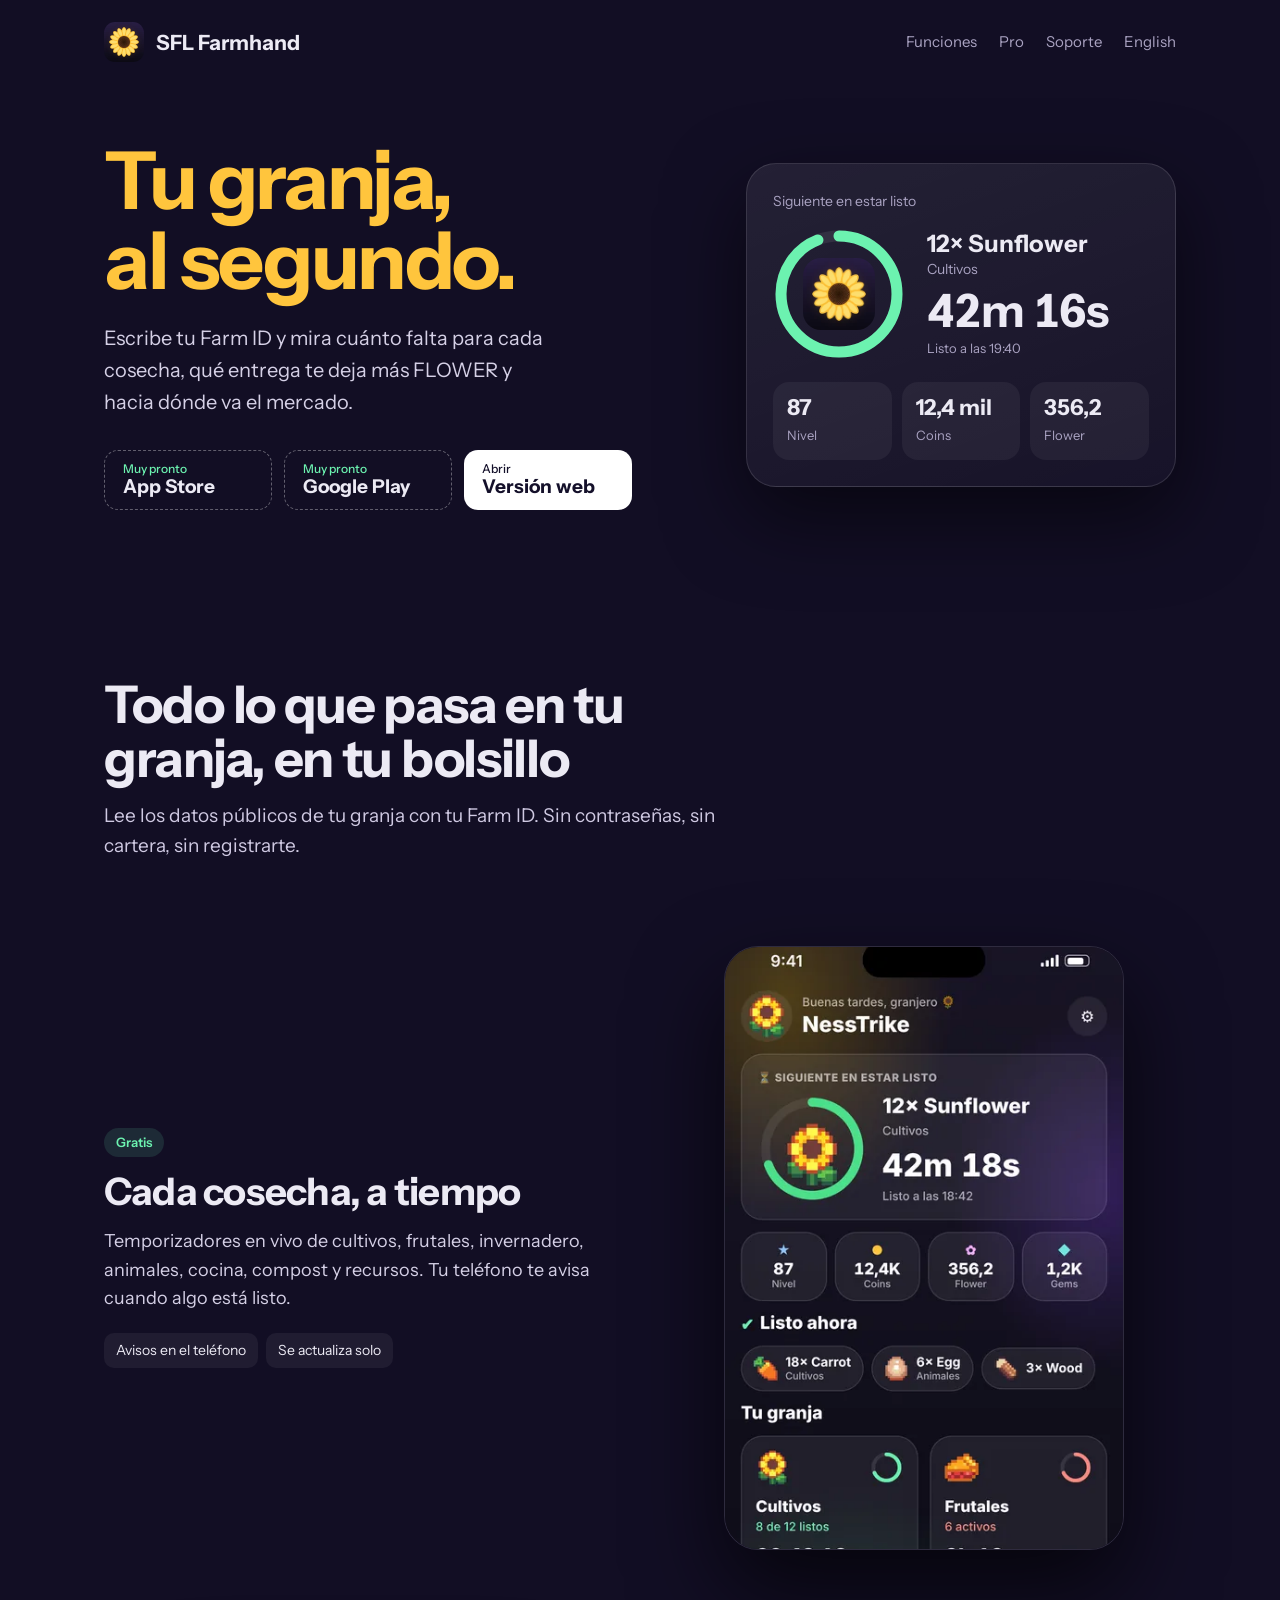
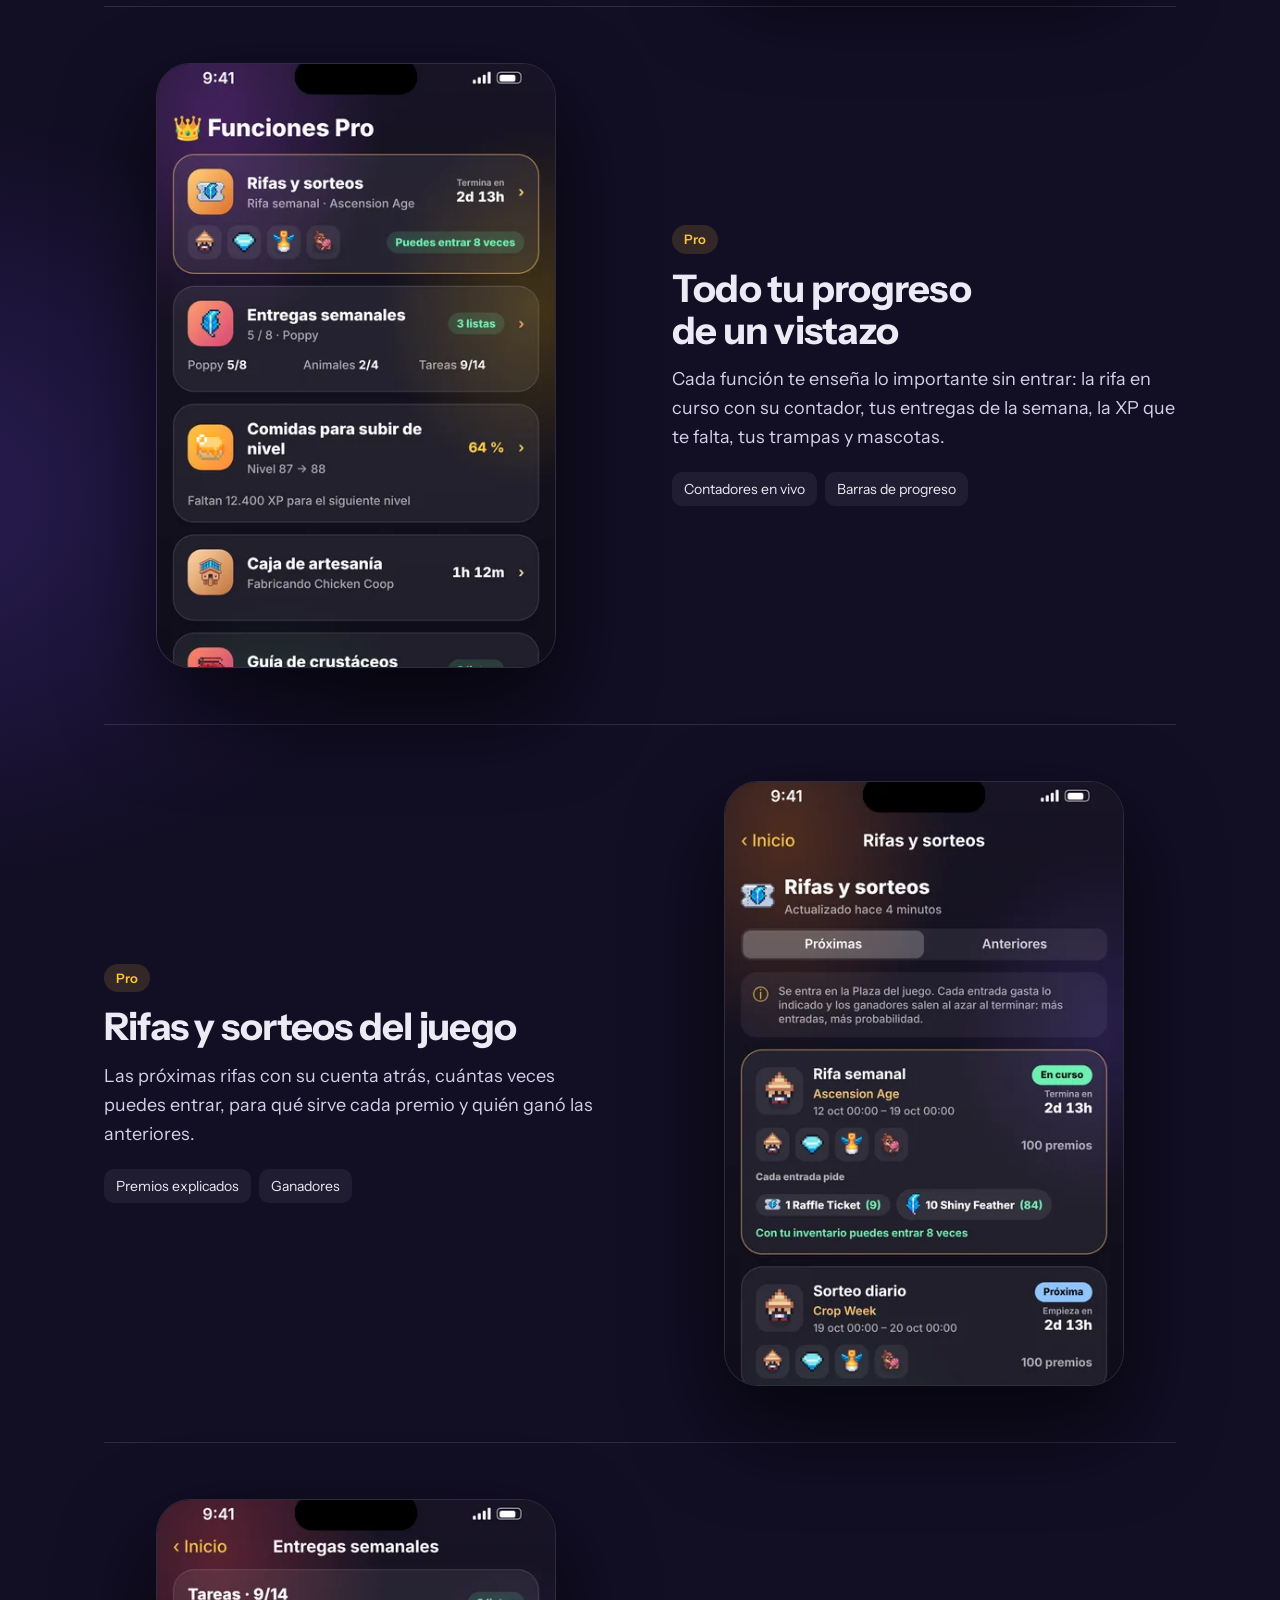
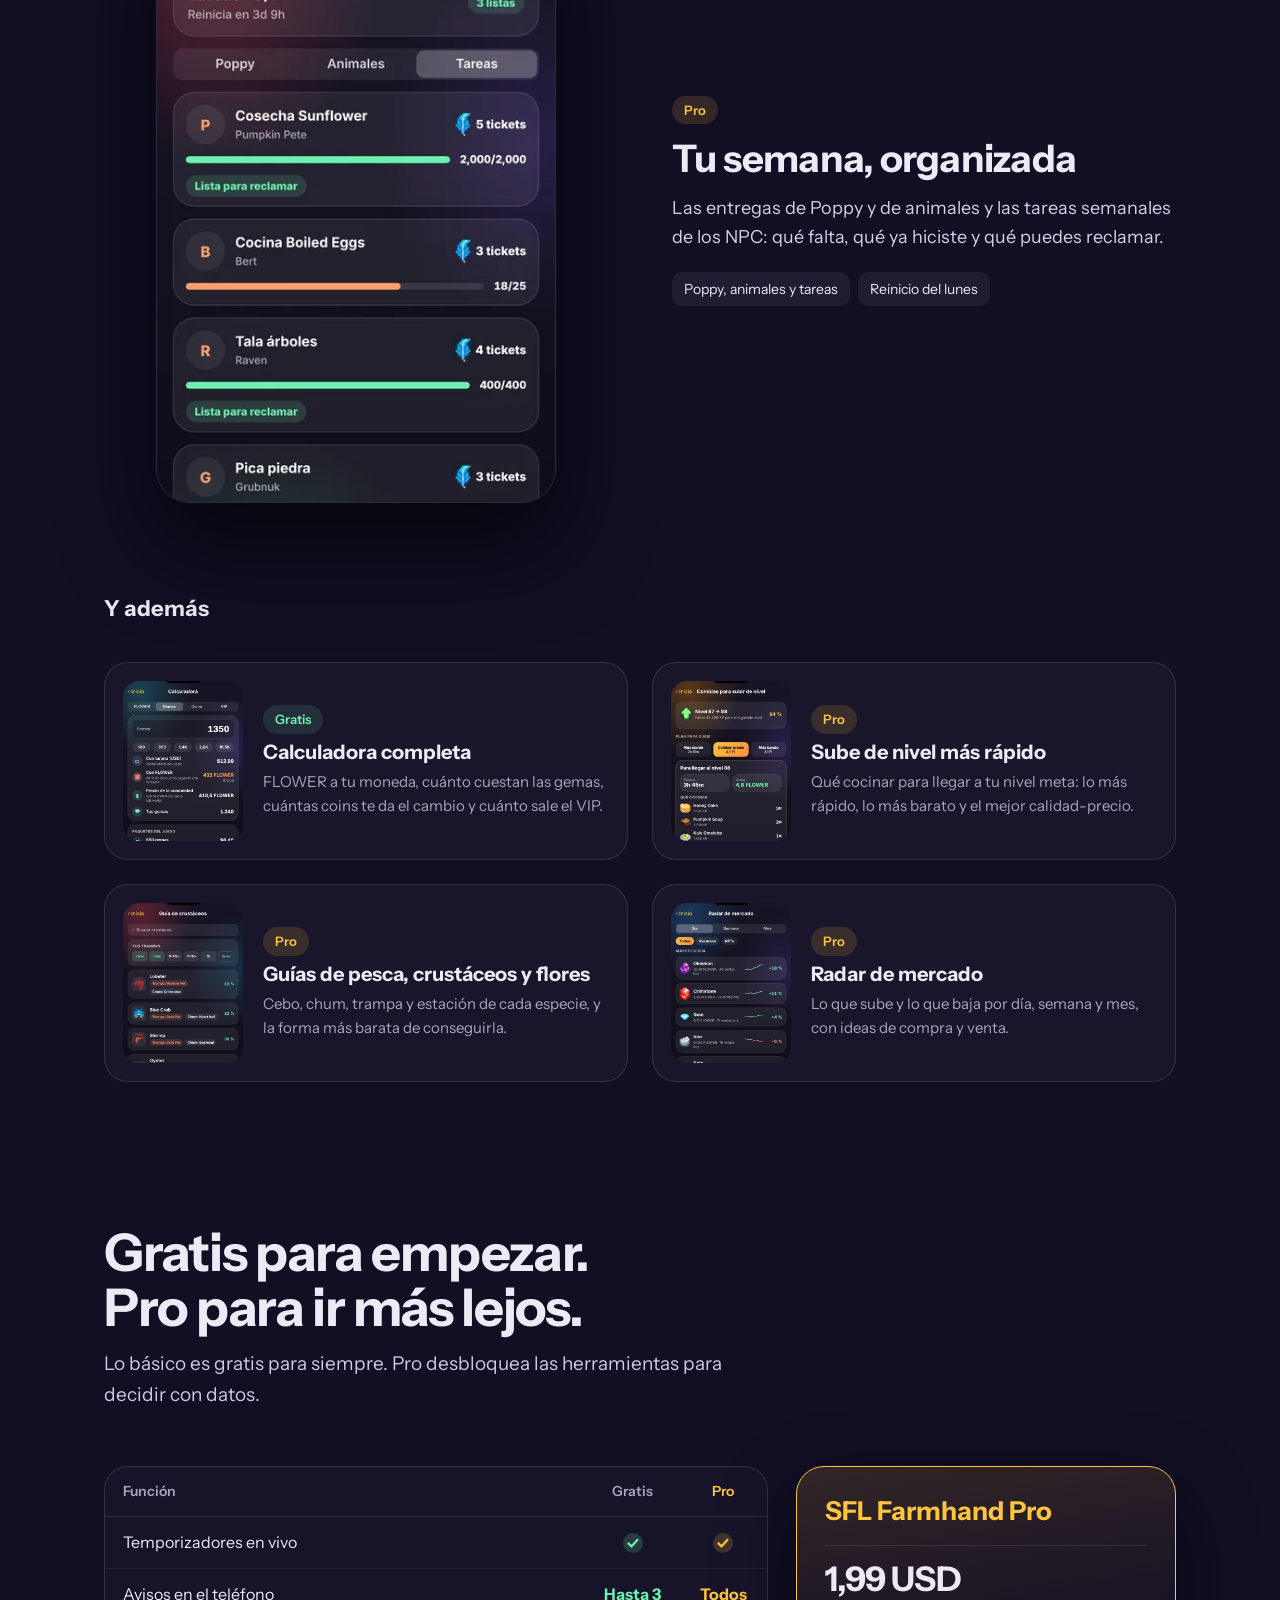
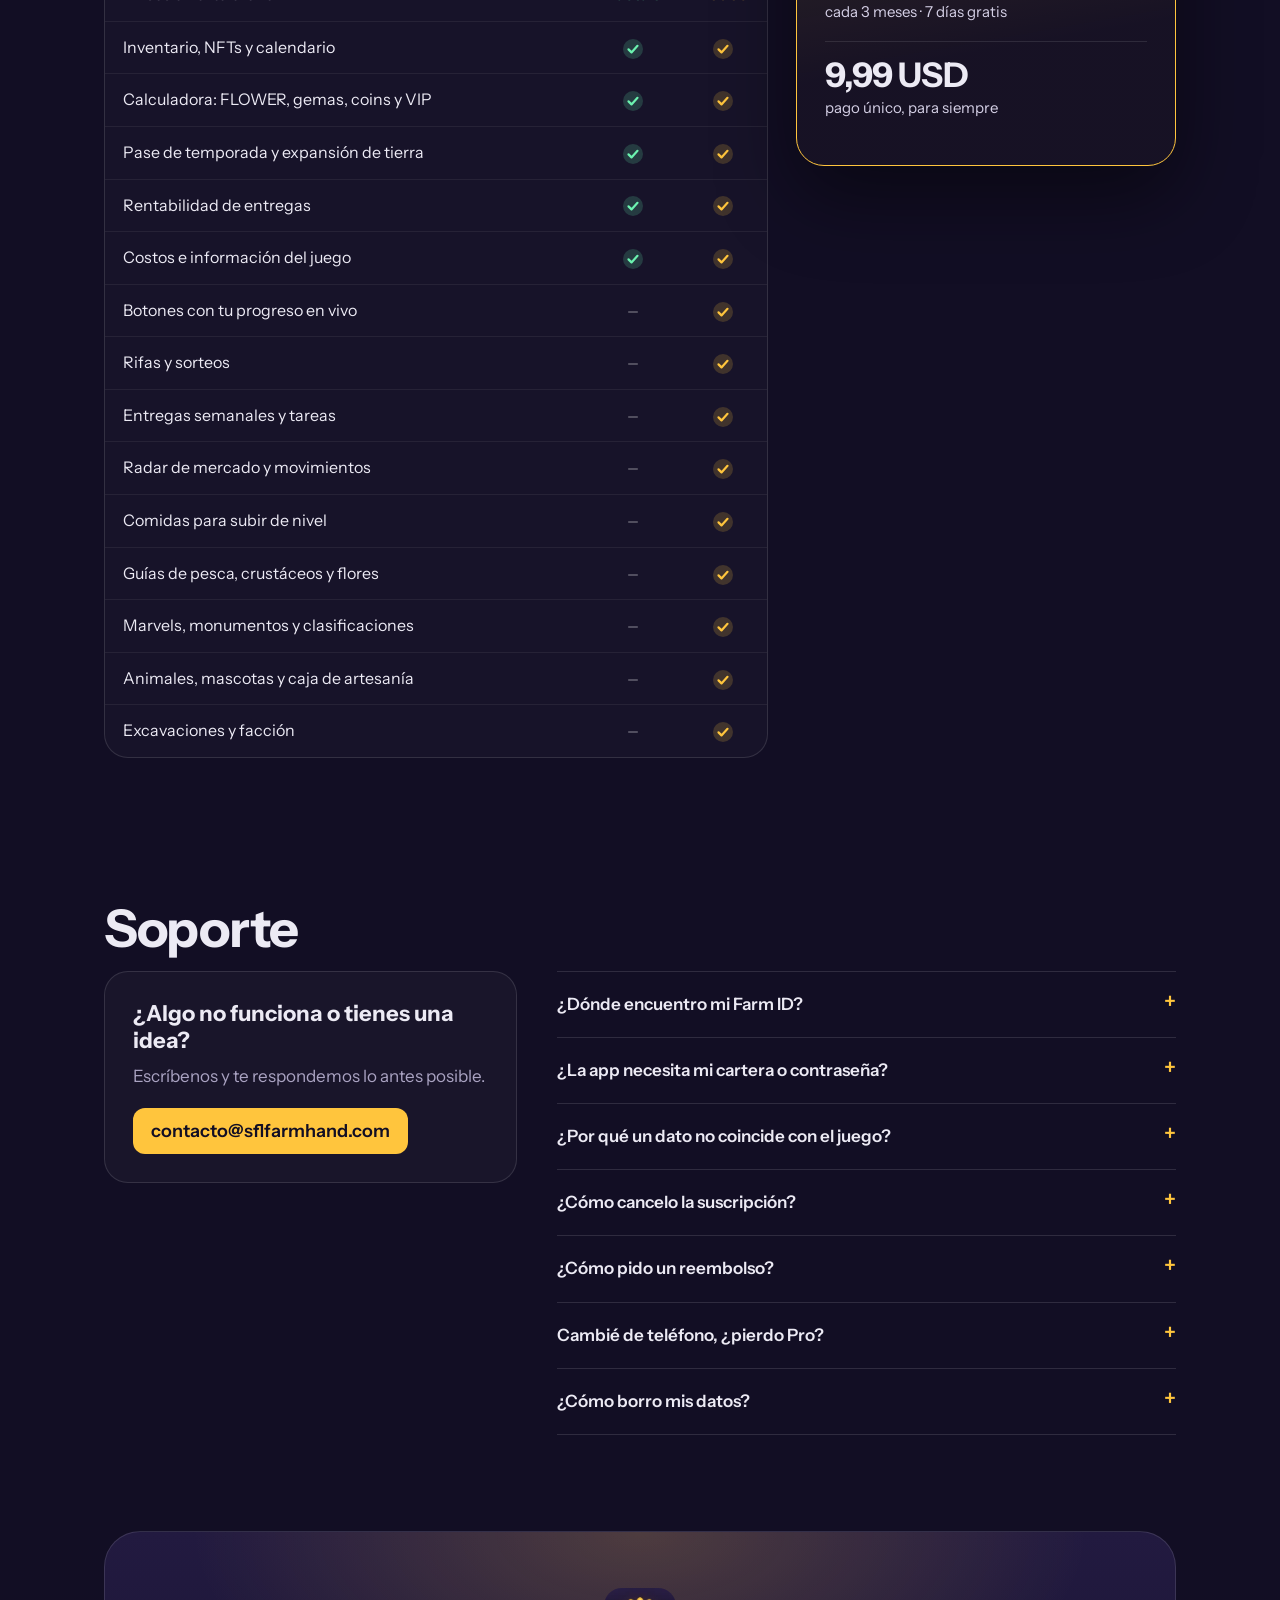
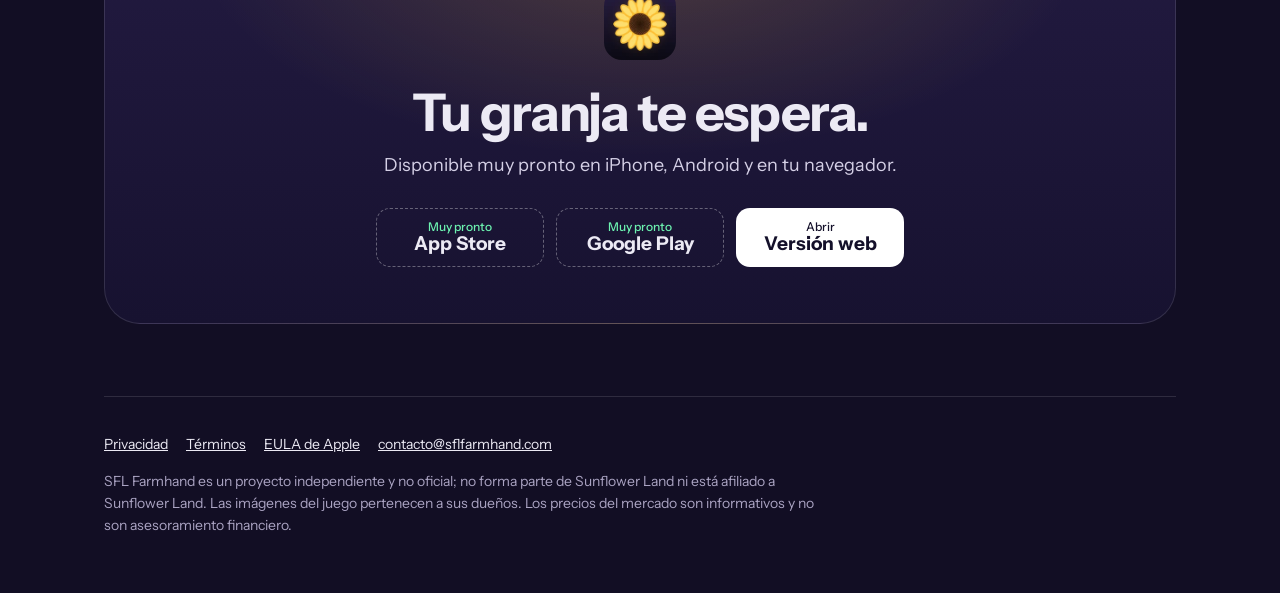
<file: index.html>
<!doctype html>
<html lang="es">
<head>
<meta charset="utf-8">
<meta name="viewport" content="width=device-width,initial-scale=1,viewport-fit=cover">
<title>SFL Farmhand · Tu ayudante de granja para Sunflower Land</title>
<meta name="description" content="Temporizadores en vivo, rifas, entregas semanales, calculadora de gemas y VIP y radar de mercado para tu granja de Sunflower Land.">
<meta name="theme-color" content="#120e24">
<link rel="icon" href="img/icon.webp">
<link rel="alternate" hreflang="es" href="index.html"><link rel="alternate" hreflang="en" href="index-en.html">
<link rel="preconnect" href="https://fonts.googleapis.com"><link rel="preconnect" href="https://fonts.gstatic.com" crossorigin>
<link href="https://fonts.googleapis.com/css2?family=Instrument+Sans:wght@400;500;600;700&display=swap" rel="stylesheet">
<style>
/* Capa: hero con temporizador vivo · filas de funciones alternadas · tabla Gratis/Pro · soporte en dos columnas · cierre con botones */
:root{color-scheme:dark;--night:#120e24;--plum:#1e1838;--line:#ffffff1f;--ink:#eceaf4;--muted:#aaa3c2;--sun:#ffc53d;--sun2:#ffb020;--leaf:#6cf2b0;
 --font:'Instrument Sans',system-ui,-apple-system,'Segoe UI',sans-serif}
*{box-sizing:border-box}
html{scroll-behavior:smooth}
body{margin:0;background:var(--night);color:var(--ink);font:400 17px/1.6 var(--font);-webkit-font-smoothing:antialiased;
 background-image:radial-gradient(70rem 40rem at 85% -10%,#3a2a12 0%,transparent 60%),radial-gradient(60rem 40rem at -10% 30%,#2a1d55 0%,transparent 60%)}
a{color:var(--sun)}
a:focus-visible,summary:focus-visible,.store:focus-visible{outline:3px solid var(--sun);outline-offset:3px;border-radius:12px}
.wrap{max-width:1120px;margin:0 auto;padding-left:max(24px,env(safe-area-inset-left,0px));padding-right:max(24px,env(safe-area-inset-right,0px))}
header{display:flex;align-items:center;justify-content:space-between;gap:16px;padding:22px 0}
.brand{display:flex;align-items:center;gap:12px;color:var(--ink);text-decoration:none;font:700 21px var(--font);white-space:nowrap}
.brand img{width:40px;height:40px;border-radius:11px}
nav{display:flex;gap:22px;flex-wrap:wrap;font-size:15px}
nav a{color:var(--muted);text-decoration:none}
nav a:hover{color:var(--ink)}

/* Hero */
.hero{display:grid;grid-template-columns:1.1fr .9fr;gap:56px;align-items:center;padding:56px 0 96px}
h1{font:700 clamp(46px,6.6vw,80px)/1 var(--font);margin:0 0 22px;letter-spacing:-.03em;color:var(--sun);text-wrap:balance}
.lead{font-size:20px;color:#d5d0e6;max-width:34ch;margin:0 0 32px}
.stores{display:flex;gap:12px;flex-wrap:wrap}
.store{display:flex;flex-direction:column;justify-content:center;min-width:168px;padding:11px 18px;border-radius:14px;
 background:#fff;color:#14102a;text-decoration:none;line-height:1.15}
.store small{font-size:12px;font-weight:500}
.store b{font-size:19px}
.store[aria-disabled="true"]{background:transparent;color:var(--ink);border:1.5px dashed #ffffff55;cursor:default}
.store[aria-disabled="true"] small{color:var(--leaf)}

.timer{background:linear-gradient(160deg,#ffffff14,#ffffff06);border:1px solid var(--line);border-radius:30px;padding:26px;
 box-shadow:0 30px 80px #0008;max-width:430px;justify-self:end;width:100%}
.timer p{margin:0;color:var(--muted);font-size:14px}
.row{display:flex;align-items:center;gap:22px;margin:16px 0 22px}
.ring{position:relative;width:132px;height:132px;flex:none}
.ring svg{width:100%;height:100%;transform:rotate(-90deg)}
.ring circle{fill:none;stroke-width:11}
.ring .bg{stroke:#ffffff14}
.ring .fg{stroke:var(--leaf);stroke-linecap:round;transition:stroke-dashoffset 1s linear}
.ring img{position:absolute;inset:30px;width:72px;height:72px;border-radius:18px}
.item{font:700 24px var(--font)}
.cat{color:var(--muted);font-size:14px}
.count{font:700 46px/1 var(--font);margin:8px 0 4px;font-variant-numeric:tabular-nums;letter-spacing:-.02em}
.at{color:var(--muted);font-size:13px}
.stats{display:grid;grid-template-columns:repeat(3,1fr);gap:10px}
.stats div{background:#ffffff0d;border-radius:16px;padding:12px 14px}
.stats b{display:block;font:700 22px var(--font);white-space:nowrap}
.stats span{color:var(--muted);font-size:13px}

/* Secciones */
section{padding:72px 0}
h2{font:700 clamp(32px,4.4vw,52px)/1.05 var(--font);margin:0 0 14px;letter-spacing:-.025em;text-wrap:balance;max-width:20ch}
.sublead{color:#cfc9e2;font-size:19px;max-width:52ch;margin:0 0 56px}

/* Funciones: filas alternadas, la captura se recorta para mostrar solo la app */
.feature{display:grid;grid-template-columns:1fr 1fr;gap:64px;align-items:center;padding:28px 0}
.feature + .feature{border-top:1px solid var(--line);padding-top:56px;margin-top:28px}
.feature:nth-of-type(even) .shot{order:-1}
.shot{position:relative;border-radius:34px;overflow:hidden;aspect-ratio:430/650;max-width:400px;width:100%;justify-self:center;
 border:1px solid var(--line);box-shadow:0 40px 90px #000a}
.shot img{width:100%;height:100%;object-fit:cover;object-position:50% 6%;display:block}
.tag{display:inline-block;font-size:13px;font-weight:600;padding:4px 12px;border-radius:999px;margin-bottom:14px}
.tag.free{background:#6cf2b01f;color:var(--leaf)}
.tag.pro{background:#ffc53d24;color:var(--sun)}
.feature h3{font:700 clamp(28px,3.2vw,38px)/1.1 var(--font);letter-spacing:-.02em;margin:0 0 14px;text-wrap:balance}
.feature p{color:#d5d0e6;font-size:18px;margin:0 0 20px;max-width:42ch}
.chips{display:flex;gap:8px;flex-wrap:wrap}
.chips span{font-size:14px;padding:6px 12px;border-radius:10px;background:#ffffff0f;color:var(--ink)}

.more{display:grid;grid-template-columns:1fr 1fr;gap:24px;margin-top:40px}
.mini{display:grid;grid-template-columns:120px 1fr;gap:20px;align-items:center;padding:18px;border-radius:24px;background:#ffffff08;border:1px solid var(--line)}
.mini .thumb{border-radius:16px;overflow:hidden;aspect-ratio:3/4}
.mini .thumb img{width:100%;height:100%;object-fit:cover;object-position:50% 12%;display:block}
.mini h4{font:700 20px/1.2 var(--font);margin:6px 0 6px}
.mini p{margin:0;color:var(--muted);font-size:15px}
.mini .tag{margin:0}
.more-title{font:700 22px var(--font);margin:64px 0 0}

/* Gratis vs Pro */
.compare{display:grid;grid-template-columns:1.4fr .8fr;gap:28px;align-items:start}
.tablewrap{overflow-x:auto;border-radius:24px;border:1px solid var(--line);background:#ffffff06}
table{width:100%;border-collapse:collapse;font-size:16px}
th,td{padding:13px 18px;text-align:left}
th{font-size:14px;color:var(--muted);font-weight:600;border-bottom:1px solid var(--line)}
td{border-top:1px solid #ffffff10}
tr:first-child td{border-top:0}
th.c,td.c{text-align:center;width:88px}
th.pro{color:var(--sun)}
td.c svg{width:20px;height:20px;vertical-align:middle}
.price{position:sticky;top:24px;border-radius:28px;padding:28px;border:1.5px solid var(--sun);
 background:linear-gradient(170deg,#ffc53d22,#ffc53d06 60%);box-shadow:0 30px 80px #0007}
.price h3{font:700 26px var(--font);margin:0 0 18px;color:var(--sun)}
.opt{padding:16px 0;border-top:1px solid #ffffff1a}
.opt b{display:block;font:700 34px/1.05 var(--font);letter-spacing:-.02em}
.opt span{color:#d5d0e6;font-size:15px}

/* Soporte */
.support{display:grid;grid-template-columns:.8fr 1.2fr;gap:40px;align-items:start}
.contact{border-radius:24px;padding:28px;background:#ffffff08;border:1px solid var(--line)}
.contact h3{font:700 22px/1.25 var(--font);margin:0 0 8px}
.contact p{color:var(--muted);margin:0 0 18px}
.mail{display:inline-block;font:600 18px var(--font);color:var(--night);background:var(--sun);padding:12px 18px;border-radius:12px;text-decoration:none;word-break:break-all}
details{border-top:1px solid var(--line);padding:4px 0}
details:last-of-type{border-bottom:1px solid var(--line)}
summary{cursor:pointer;padding:15px 0;font-weight:600;list-style:none;display:flex;justify-content:space-between;gap:16px}
summary::-webkit-details-marker{display:none}
summary::after{content:"+";font:600 22px/1 var(--font);color:var(--sun)}
details[open] summary::after{content:"−"}
details p{margin:0 0 16px;color:#cfc9e2}

/* Cierre */
.cta{margin:24px 0 72px;border-radius:36px;padding:56px 48px;text-align:center;border:1px solid var(--line);
 background:radial-gradient(40rem 20rem at 50% 0%,#ffc53d33,transparent 70%),linear-gradient(180deg,#221a40,#171230)}
.cta img{width:72px;height:72px;border-radius:18px;margin-bottom:18px}
.cta h2{margin:0 auto 10px}
.cta p{color:#d5d0e6;margin:0 0 28px;font-size:18px}
.cta .stores{justify-content:center}

footer{padding:36px 0 56px;border-top:1px solid var(--line);color:var(--muted);font-size:14px}
footer .links{display:flex;gap:18px;flex-wrap:wrap;margin-bottom:14px}
footer a{color:var(--ink)}
footer p{max-width:80ch;margin:0}

@media (max-width:900px){
 .hero{grid-template-columns:1fr;gap:40px;padding-top:24px}
 .timer{justify-self:stretch;max-width:none}
 .feature{grid-template-columns:1fr;gap:28px}
 .feature:nth-of-type(even) .shot{order:0}
 .shot{max-width:340px}
 .more,.compare,.support{grid-template-columns:1fr}
 .price{position:static}
}
@media (max-width:560px){
 .wrap{padding-left:max(16px,env(safe-area-inset-left,0px));padding-right:max(16px,env(safe-area-inset-right,0px))}
 nav{gap:14px}.nav-x{display:none}
 .row{gap:16px}.ring{width:104px;height:104px}.ring img{inset:24px;width:56px;height:56px}
 .count{font-size:38px}
 .store{flex:1 1 140px;min-width:0;padding:11px 14px}.store b{font-size:17px}
 .stats b{font-size:17px}.stats div{padding:10px 12px}
 section{padding:56px 0}.sublead{margin-bottom:36px}
 .mini{grid-template-columns:92px 1fr;gap:14px;padding:14px}
 th,td{padding:12px 12px}th.c,td.c{width:64px}
 .cta{padding:40px 20px;border-radius:28px}
}
@media (prefers-reduced-motion:reduce){html{scroll-behavior:auto}.ring .fg{transition:none}}
</style>
</head>
<body>
<div class="wrap">
<header>
 <a class="brand" href="index.html"><img src="img/icon.webp" alt="" width="40" height="40">SFL Farmhand</a>
 <nav><a class="nav-x" href="#funciones">Funciones</a><a class="nav-x" href="#pro">Pro</a><a href="#soporte">Soporte</a><a href="index-en.html" hreflang="en">English</a></nav>
</header>

<main>
<div class="hero">
 <div>
  <h1>Tu granja, al segundo.</h1>
  <p class="lead">Escribe tu Farm ID y mira cuánto falta para cada cosecha, qué entrega te deja más FLOWER y hacia dónde va el mercado.</p>
  <div class="stores"><span class="store" role="link" aria-disabled="true"><small>Muy pronto</small><b>App Store</b></span><span class="store" role="link" aria-disabled="true"><small>Muy pronto</small><b>Google Play</b></span><a class="store" href="app/"><small>Abrir</small><b>Versión web</b></a></div>
 </div>
 <div class="timer" aria-hidden="true">
  <p>Siguiente en estar listo</p>
  <div class="row">
   <div class="ring"><svg viewBox="0 0 132 132"><circle class="bg" cx="66" cy="66" r="58"/><circle id="fg" class="fg" cx="66" cy="66" r="58"/></svg><img src="img/icon.webp" alt=""></div>
   <div><div class="item">12× Sunflower</div><div class="cat">Cultivos</div><div class="count" id="count">42m 18s</div><div class="at">Listo a las <span id="at"></span></div></div>
  </div>
  <div class="stats"><div><b>87</b><span>Nivel</span></div><div><b>12,4 mil</b><span>Coins</span></div><div><b>356,2</b><span>Flower</span></div></div>
 </div>
</div>

<section id="funciones" aria-labelledby="h-feat">
 <h2 id="h-feat">Todo lo que pasa en tu granja, en tu bolsillo</h2>
 <p class="sublead">Lee los datos públicos de tu granja con tu Farm ID. Sin contraseñas, sin cartera, sin registrarte.</p>
 <article class="feature"><div><span class="tag free">Gratis</span><h3>Cada cosecha, a tiempo</h3><p>Temporizadores en vivo de cultivos, frutales, invernadero, animales, cocina, compost y recursos. Tu teléfono te avisa cuando algo está listo.</p><div class="chips"><span>Avisos en el teléfono</span><span>Se actualiza solo</span></div></div><div class="shot"><img src="img/es_1.webp" alt="Cada cosecha, a tiempo" width="430" height="932" loading="lazy"></div></article><article class="feature"><div><span class="tag pro">Pro</span><h3>Todo tu progreso de un vistazo</h3><p>Cada función te enseña lo importante sin entrar: la rifa en curso con su contador, tus entregas de la semana, la XP que te falta, tus trampas y mascotas.</p><div class="chips"><span>Contadores en vivo</span><span>Barras de progreso</span></div></div><div class="shot"><img src="img/es_2.webp" alt="Todo tu progreso de un vistazo" width="430" height="932" loading="lazy"></div></article><article class="feature"><div><span class="tag pro">Pro</span><h3>Rifas y sorteos del juego</h3><p>Las próximas rifas con su cuenta atrás, cuántas veces puedes entrar, para qué sirve cada premio y quién ganó las anteriores.</p><div class="chips"><span>Premios explicados</span><span>Ganadores</span></div></div><div class="shot"><img src="img/es_3.webp" alt="Rifas y sorteos del juego" width="430" height="932" loading="lazy"></div></article><article class="feature"><div><span class="tag pro">Pro</span><h3>Tu semana, organizada</h3><p>Las entregas de Poppy y de animales y las tareas semanales de los NPC: qué falta, qué ya hiciste y qué puedes reclamar.</p><div class="chips"><span>Poppy, animales y tareas</span><span>Reinicio del lunes</span></div></div><div class="shot"><img src="img/es_4.webp" alt="Tu semana, organizada" width="430" height="932" loading="lazy"></div></article>
 <h3 class="more-title">Y además</h3>
 <div class="more"><div class="mini"><div class="thumb"><img src="img/es_5.webp" alt="" width="430" height="932" loading="lazy"></div><div><span class="tag free">Gratis</span><h4>Calculadora completa</h4><p>FLOWER a tu moneda, cuánto cuestan las gemas, cuántas coins te da el cambio y cuánto sale el VIP.</p></div></div><div class="mini"><div class="thumb"><img src="img/es_6.webp" alt="" width="430" height="932" loading="lazy"></div><div><span class="tag pro">Pro</span><h4>Sube de nivel más rápido</h4><p>Qué cocinar para llegar a tu nivel meta: lo más rápido, lo más barato y el mejor calidad-precio.</p></div></div><div class="mini"><div class="thumb"><img src="img/es_7.webp" alt="" width="430" height="932" loading="lazy"></div><div><span class="tag pro">Pro</span><h4>Guías de pesca, crustáceos y flores</h4><p>Cebo, chum, trampa y estación de cada especie, y la forma más barata de conseguirla.</p></div></div><div class="mini"><div class="thumb"><img src="img/es_8.webp" alt="" width="430" height="932" loading="lazy"></div><div><span class="tag pro">Pro</span><h4>Radar de mercado</h4><p>Lo que sube y lo que baja por día, semana y mes, con ideas de compra y venta.</p></div></div></div>
</section>

<section id="pro" aria-labelledby="h-plans">
 <h2 id="h-plans">Gratis para empezar. Pro para ir más lejos.</h2>
 <p class="sublead">Lo básico es gratis para siempre. Pro desbloquea las herramientas para decidir con datos.</p>
 <div class="compare">
  <div class="tablewrap"><table>
   <thead><tr><th>Función</th><th class="c">Gratis</th><th class="c pro">Pro</th></tr></thead>
   <tbody><tr><td>Temporizadores en vivo</td><td class="c" aria-label="Incluido"><svg viewBox="0 0 20 20" aria-hidden="true"><circle cx="10" cy="10" r="10" fill="#6cf2b0" opacity=".18"/><path d="M5.5 10.4l3 3 6-6.6" fill="none" stroke="#6cf2b0" stroke-width="2.2" stroke-linecap="round" stroke-linejoin="round"/></svg></td><td class="c" aria-label="Incluido"><svg viewBox="0 0 20 20" aria-hidden="true"><circle cx="10" cy="10" r="10" fill="#ffc53d" opacity=".18"/><path d="M5.5 10.4l3 3 6-6.6" fill="none" stroke="#ffc53d" stroke-width="2.2" stroke-linecap="round" stroke-linejoin="round"/></svg></td></tr><tr><td>Avisos en el teléfono</td><td class="c" aria-label="Hasta 3"><span style="font-weight:700;color:#6cf2b0;white-space:nowrap">Hasta 3</span></td><td class="c" aria-label="Incluido"><span style="font-weight:700;color:#ffc53d;white-space:nowrap">Todos</span></td></tr><tr><td>Inventario, NFTs y calendario</td><td class="c" aria-label="Incluido"><svg viewBox="0 0 20 20" aria-hidden="true"><circle cx="10" cy="10" r="10" fill="#6cf2b0" opacity=".18"/><path d="M5.5 10.4l3 3 6-6.6" fill="none" stroke="#6cf2b0" stroke-width="2.2" stroke-linecap="round" stroke-linejoin="round"/></svg></td><td class="c" aria-label="Incluido"><svg viewBox="0 0 20 20" aria-hidden="true"><circle cx="10" cy="10" r="10" fill="#ffc53d" opacity=".18"/><path d="M5.5 10.4l3 3 6-6.6" fill="none" stroke="#ffc53d" stroke-width="2.2" stroke-linecap="round" stroke-linejoin="round"/></svg></td></tr><tr><td>Calculadora: FLOWER, gemas, coins y VIP</td><td class="c" aria-label="Incluido"><svg viewBox="0 0 20 20" aria-hidden="true"><circle cx="10" cy="10" r="10" fill="#6cf2b0" opacity=".18"/><path d="M5.5 10.4l3 3 6-6.6" fill="none" stroke="#6cf2b0" stroke-width="2.2" stroke-linecap="round" stroke-linejoin="round"/></svg></td><td class="c" aria-label="Incluido"><svg viewBox="0 0 20 20" aria-hidden="true"><circle cx="10" cy="10" r="10" fill="#ffc53d" opacity=".18"/><path d="M5.5 10.4l3 3 6-6.6" fill="none" stroke="#ffc53d" stroke-width="2.2" stroke-linecap="round" stroke-linejoin="round"/></svg></td></tr><tr><td>Pase de temporada y expansión de tierra</td><td class="c" aria-label="Incluido"><svg viewBox="0 0 20 20" aria-hidden="true"><circle cx="10" cy="10" r="10" fill="#6cf2b0" opacity=".18"/><path d="M5.5 10.4l3 3 6-6.6" fill="none" stroke="#6cf2b0" stroke-width="2.2" stroke-linecap="round" stroke-linejoin="round"/></svg></td><td class="c" aria-label="Incluido"><svg viewBox="0 0 20 20" aria-hidden="true"><circle cx="10" cy="10" r="10" fill="#ffc53d" opacity=".18"/><path d="M5.5 10.4l3 3 6-6.6" fill="none" stroke="#ffc53d" stroke-width="2.2" stroke-linecap="round" stroke-linejoin="round"/></svg></td></tr><tr><td>Rentabilidad de entregas</td><td class="c" aria-label="Incluido"><svg viewBox="0 0 20 20" aria-hidden="true"><circle cx="10" cy="10" r="10" fill="#6cf2b0" opacity=".18"/><path d="M5.5 10.4l3 3 6-6.6" fill="none" stroke="#6cf2b0" stroke-width="2.2" stroke-linecap="round" stroke-linejoin="round"/></svg></td><td class="c" aria-label="Incluido"><svg viewBox="0 0 20 20" aria-hidden="true"><circle cx="10" cy="10" r="10" fill="#ffc53d" opacity=".18"/><path d="M5.5 10.4l3 3 6-6.6" fill="none" stroke="#ffc53d" stroke-width="2.2" stroke-linecap="round" stroke-linejoin="round"/></svg></td></tr><tr><td>Costos e información del juego</td><td class="c" aria-label="Incluido"><svg viewBox="0 0 20 20" aria-hidden="true"><circle cx="10" cy="10" r="10" fill="#6cf2b0" opacity=".18"/><path d="M5.5 10.4l3 3 6-6.6" fill="none" stroke="#6cf2b0" stroke-width="2.2" stroke-linecap="round" stroke-linejoin="round"/></svg></td><td class="c" aria-label="Incluido"><svg viewBox="0 0 20 20" aria-hidden="true"><circle cx="10" cy="10" r="10" fill="#ffc53d" opacity=".18"/><path d="M5.5 10.4l3 3 6-6.6" fill="none" stroke="#ffc53d" stroke-width="2.2" stroke-linecap="round" stroke-linejoin="round"/></svg></td></tr><tr><td>Botones con tu progreso en vivo</td><td class="c" aria-label="No incluido"><svg viewBox="0 0 20 20" aria-hidden="true"><path d="M6 10h8" stroke="#ffffff40" stroke-width="2.2" stroke-linecap="round"/></svg></td><td class="c" aria-label="Incluido"><svg viewBox="0 0 20 20" aria-hidden="true"><circle cx="10" cy="10" r="10" fill="#ffc53d" opacity=".18"/><path d="M5.5 10.4l3 3 6-6.6" fill="none" stroke="#ffc53d" stroke-width="2.2" stroke-linecap="round" stroke-linejoin="round"/></svg></td></tr><tr><td>Rifas y sorteos</td><td class="c" aria-label="No incluido"><svg viewBox="0 0 20 20" aria-hidden="true"><path d="M6 10h8" stroke="#ffffff40" stroke-width="2.2" stroke-linecap="round"/></svg></td><td class="c" aria-label="Incluido"><svg viewBox="0 0 20 20" aria-hidden="true"><circle cx="10" cy="10" r="10" fill="#ffc53d" opacity=".18"/><path d="M5.5 10.4l3 3 6-6.6" fill="none" stroke="#ffc53d" stroke-width="2.2" stroke-linecap="round" stroke-linejoin="round"/></svg></td></tr><tr><td>Entregas semanales y tareas</td><td class="c" aria-label="No incluido"><svg viewBox="0 0 20 20" aria-hidden="true"><path d="M6 10h8" stroke="#ffffff40" stroke-width="2.2" stroke-linecap="round"/></svg></td><td class="c" aria-label="Incluido"><svg viewBox="0 0 20 20" aria-hidden="true"><circle cx="10" cy="10" r="10" fill="#ffc53d" opacity=".18"/><path d="M5.5 10.4l3 3 6-6.6" fill="none" stroke="#ffc53d" stroke-width="2.2" stroke-linecap="round" stroke-linejoin="round"/></svg></td></tr><tr><td>Radar de mercado y movimientos</td><td class="c" aria-label="No incluido"><svg viewBox="0 0 20 20" aria-hidden="true"><path d="M6 10h8" stroke="#ffffff40" stroke-width="2.2" stroke-linecap="round"/></svg></td><td class="c" aria-label="Incluido"><svg viewBox="0 0 20 20" aria-hidden="true"><circle cx="10" cy="10" r="10" fill="#ffc53d" opacity=".18"/><path d="M5.5 10.4l3 3 6-6.6" fill="none" stroke="#ffc53d" stroke-width="2.2" stroke-linecap="round" stroke-linejoin="round"/></svg></td></tr><tr><td>Comidas para subir de nivel</td><td class="c" aria-label="No incluido"><svg viewBox="0 0 20 20" aria-hidden="true"><path d="M6 10h8" stroke="#ffffff40" stroke-width="2.2" stroke-linecap="round"/></svg></td><td class="c" aria-label="Incluido"><svg viewBox="0 0 20 20" aria-hidden="true"><circle cx="10" cy="10" r="10" fill="#ffc53d" opacity=".18"/><path d="M5.5 10.4l3 3 6-6.6" fill="none" stroke="#ffc53d" stroke-width="2.2" stroke-linecap="round" stroke-linejoin="round"/></svg></td></tr><tr><td>Guías de pesca, crustáceos y flores</td><td class="c" aria-label="No incluido"><svg viewBox="0 0 20 20" aria-hidden="true"><path d="M6 10h8" stroke="#ffffff40" stroke-width="2.2" stroke-linecap="round"/></svg></td><td class="c" aria-label="Incluido"><svg viewBox="0 0 20 20" aria-hidden="true"><circle cx="10" cy="10" r="10" fill="#ffc53d" opacity=".18"/><path d="M5.5 10.4l3 3 6-6.6" fill="none" stroke="#ffc53d" stroke-width="2.2" stroke-linecap="round" stroke-linejoin="round"/></svg></td></tr><tr><td>Marvels, monumentos y clasificaciones</td><td class="c" aria-label="No incluido"><svg viewBox="0 0 20 20" aria-hidden="true"><path d="M6 10h8" stroke="#ffffff40" stroke-width="2.2" stroke-linecap="round"/></svg></td><td class="c" aria-label="Incluido"><svg viewBox="0 0 20 20" aria-hidden="true"><circle cx="10" cy="10" r="10" fill="#ffc53d" opacity=".18"/><path d="M5.5 10.4l3 3 6-6.6" fill="none" stroke="#ffc53d" stroke-width="2.2" stroke-linecap="round" stroke-linejoin="round"/></svg></td></tr><tr><td>Animales, mascotas y caja de artesanía</td><td class="c" aria-label="No incluido"><svg viewBox="0 0 20 20" aria-hidden="true"><path d="M6 10h8" stroke="#ffffff40" stroke-width="2.2" stroke-linecap="round"/></svg></td><td class="c" aria-label="Incluido"><svg viewBox="0 0 20 20" aria-hidden="true"><circle cx="10" cy="10" r="10" fill="#ffc53d" opacity=".18"/><path d="M5.5 10.4l3 3 6-6.6" fill="none" stroke="#ffc53d" stroke-width="2.2" stroke-linecap="round" stroke-linejoin="round"/></svg></td></tr><tr><td>Excavaciones y facción</td><td class="c" aria-label="No incluido"><svg viewBox="0 0 20 20" aria-hidden="true"><path d="M6 10h8" stroke="#ffffff40" stroke-width="2.2" stroke-linecap="round"/></svg></td><td class="c" aria-label="Incluido"><svg viewBox="0 0 20 20" aria-hidden="true"><circle cx="10" cy="10" r="10" fill="#ffc53d" opacity=".18"/><path d="M5.5 10.4l3 3 6-6.6" fill="none" stroke="#ffc53d" stroke-width="2.2" stroke-linecap="round" stroke-linejoin="round"/></svg></td></tr></tbody>
  </table></div>
  <div class="price">
   <h3>SFL Farmhand Pro</h3>
   <div class="opt"><b>1,99 USD</b><span>cada 3 meses · 7 días gratis</span></div>
   <div class="opt"><b>9,99 USD</b><span>pago único, para siempre</span></div>
  </div>
 </div>
</section>

<section id="soporte" aria-labelledby="h-sup">
 <h2 id="h-sup">Soporte</h2>
 <div class="support">
  <div class="contact"><h3>¿Algo no funciona o tienes una idea?</h3><p>Escríbenos y te respondemos lo antes posible.</p><a class="mail" href="mailto:contacto@sflfarmhand.com">contacto@sflfarmhand.com</a></div>
  <div class="faq"><details><summary>¿Dónde encuentro mi Farm ID?</summary><p>Es el número que aparece junto a tu nombre en el juego.</p></details><details><summary>¿La app necesita mi cartera o contraseña?</summary><p>No. Solo usa tu Farm ID público; nunca te pedirá claves privadas ni frases de recuperación.</p></details><details><summary>¿Por qué un dato no coincide con el juego?</summary><p>La app muestra lo último que el juego guardó en el servidor, y algunos valores son estimaciones. Desliza hacia abajo para actualizar.</p></details><details><summary>¿Cómo cancelo la suscripción?</summary><p>iPhone: Ajustes → tu nombre → Suscripciones. Android: Google Play → Perfil → Pagos y suscripciones. Cancela al menos 24 horas antes del final del periodo para que no se renueve.</p></details><details><summary>¿Cómo pido un reembolso?</summary><p>Los pagos los gestiona la tienda: en reportaproblem.apple.com (App Store) o en el historial de compras de Google Play.</p></details><details><summary>Cambié de teléfono, ¿pierdo Pro?</summary><p>No. Entra con la misma cuenta de Apple o Google y pulsa "Restaurar compras" en Ajustes → SFL Farmhand Pro.</p></details><details><summary>¿Cómo borro mis datos?</summary><p>En Ajustes → Legal y privacidad → "Borrar todos los datos de la app", o desinstalando la app. Tus compras no se pierden.</p></details></div>
 </div>
</section>

<div class="cta">
 <img src="img/icon.webp" alt="" width="72" height="72">
 <h2>Tu granja te espera.</h2>
 <p>Disponible muy pronto en iPhone, Android y en tu navegador.</p>
 <div class="stores"><span class="store" role="link" aria-disabled="true"><small>Muy pronto</small><b>App Store</b></span><span class="store" role="link" aria-disabled="true"><small>Muy pronto</small><b>Google Play</b></span><a class="store" href="app/"><small>Abrir</small><b>Versión web</b></a></div>
</div>
</main>

<footer>
 <div class="links"><a href="privacy.html">Privacidad</a><a href="terms.html">Términos</a><a href="https://www.apple.com/legal/internet-services/itunes/dev/stdeula/">EULA de Apple</a><a href="mailto:contacto@sflfarmhand.com">contacto@sflfarmhand.com</a></div>
 <p>SFL Farmhand es un proyecto independiente y no oficial; no forma parte de Sunflower Land ni está afiliado a Sunflower Land. Las imágenes del juego pertenecen a sus dueños. Los precios del mercado son informativos y no son asesoramiento financiero.</p>
</footer>
</div>
<script>
(function(){
  var total = 45*60, left = 42*60+18;            // un cultivo de 45 min al que le quedan 42:18
  var el = document.getElementById('count'), fg = document.getElementById('fg'), at = document.getElementById('at');
  var C = 2*Math.PI*58; fg.style.strokeDasharray = C;
  var reduce = window.matchMedia('(prefers-reduced-motion: reduce)').matches;
  at.textContent = new Date(Date.now() + left*1000).toLocaleTimeString(document.documentElement.lang, {hour:'2-digit', minute:'2-digit'});
  function draw(){
    var m = Math.floor(left/60), s = left%60;
    el.textContent = m + 'm ' + (s<10?'0':'') + s + 's';
    fg.style.strokeDashoffset = C * (1 - left/total);
  }
  draw();
  if (reduce) return;
  setInterval(function(){ left = left>0 ? left-1 : total; draw(); }, 1000);
})();
</script>
</body>
</html>
</file>
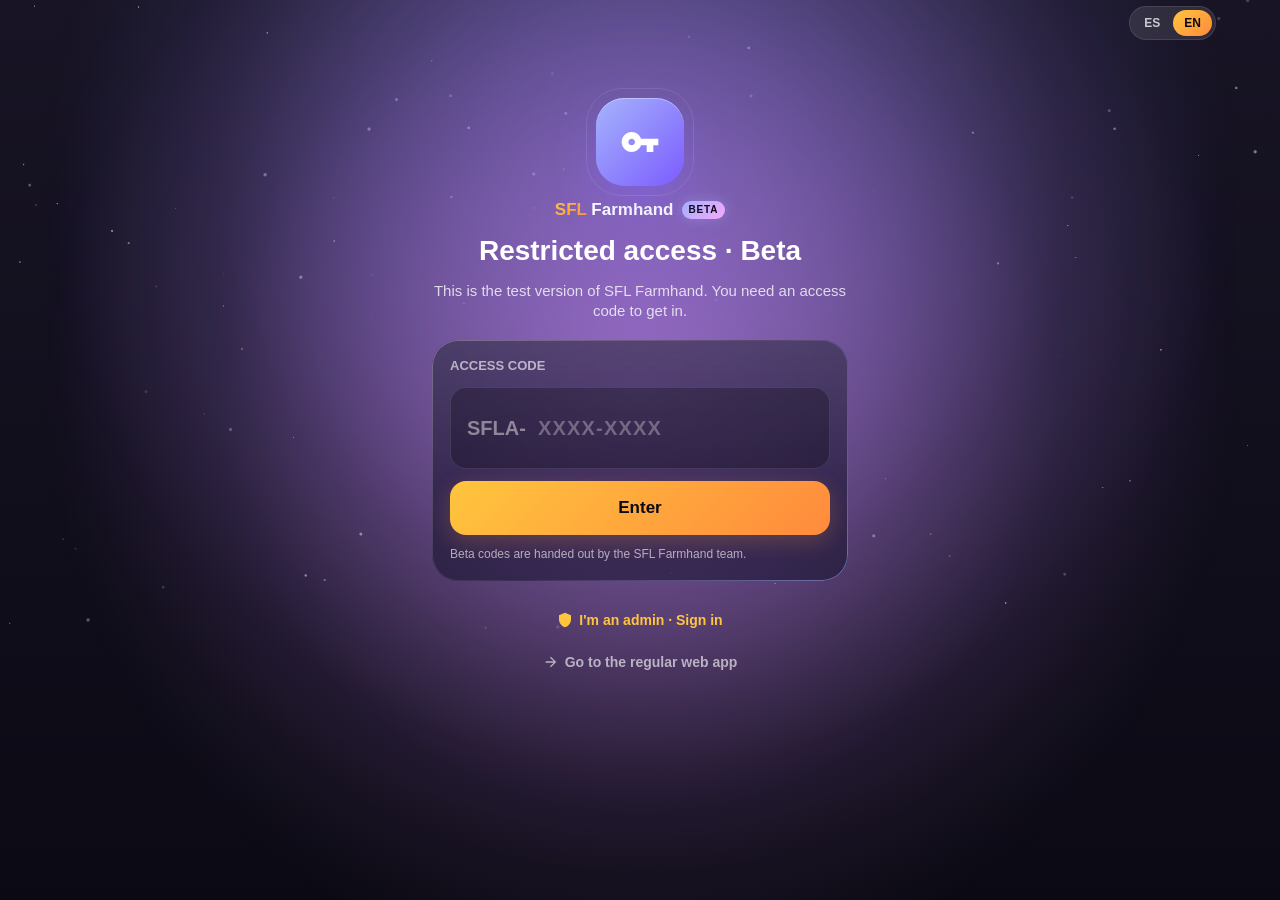
<file: app-beta/index.html>
<!doctype html>
<html lang="es">
<head>
<meta charset="utf-8">
<meta name="viewport" content="width=device-width, initial-scale=1, viewport-fit=cover">
<meta name="theme-color" content="#0b0a14">
<title>SFL Farmhand Beta</title>
<link rel="manifest" href="manifest.webmanifest">
<link rel="icon" href="icon-192.png">
<link rel="apple-touch-icon" href="apple-touch-icon.png">
<link rel="stylesheet" href="app.css?v=8683ced3aa">
</head>
<body>
<div id="root"></div>
<script type="module" src="app.js?v=8683ced3aa"></script>
</body>
</html>
</file>
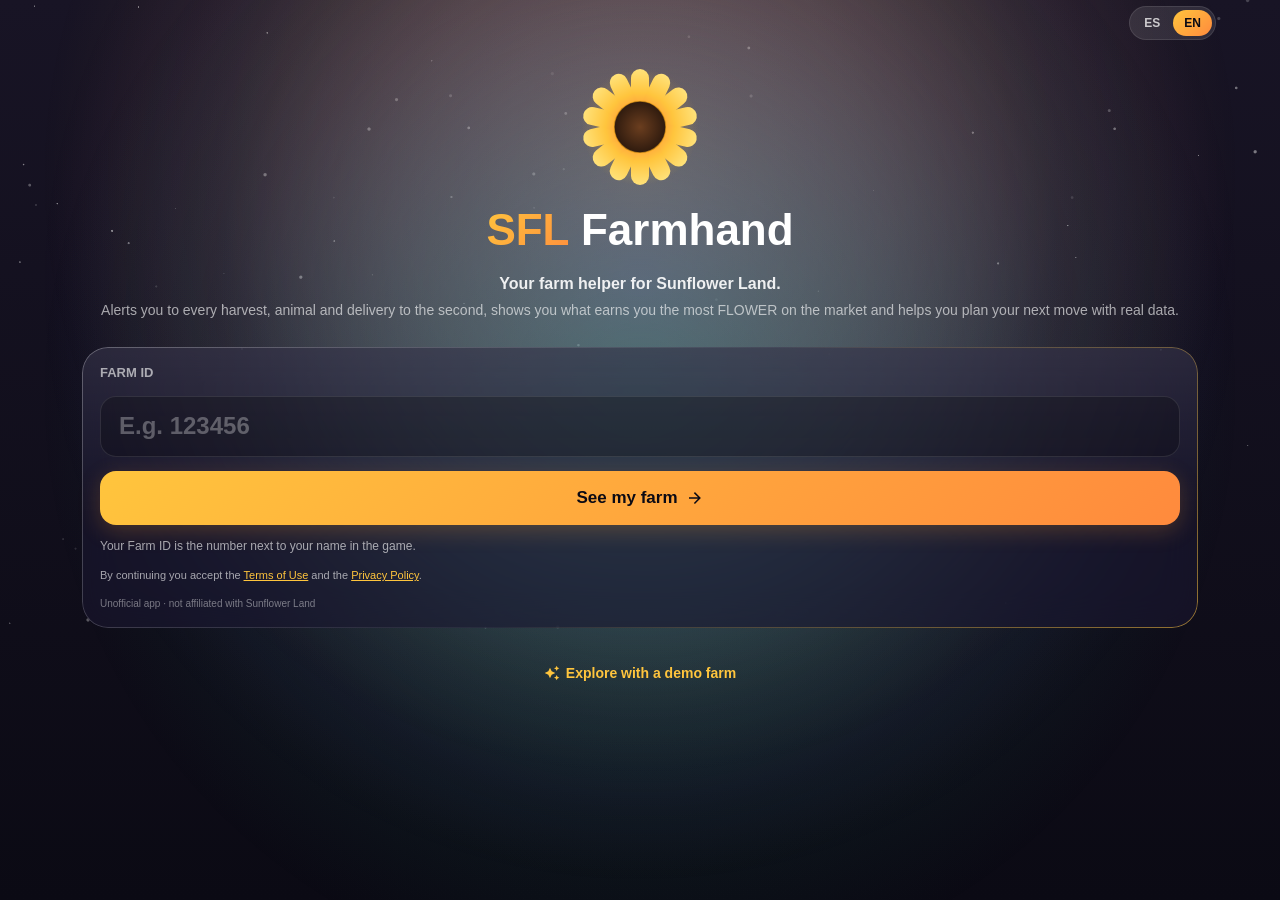
<file: app/index.html>
<!doctype html>
<html lang="es">
<head>
<meta charset="utf-8">
<meta name="viewport" content="width=device-width, initial-scale=1, viewport-fit=cover">
<meta name="theme-color" content="#0b0a14">
<title>SFL Farmhand</title>
<link rel="manifest" href="manifest.webmanifest">
<link rel="icon" href="icon-192.png">
<link rel="apple-touch-icon" href="apple-touch-icon.png">
<link rel="stylesheet" href="app.css?v=c509e0b820">
</head>
<body>
<div id="root"></div>
<script type="module" src="app.js?v=c509e0b820"></script>
</body>
</html>
</file>
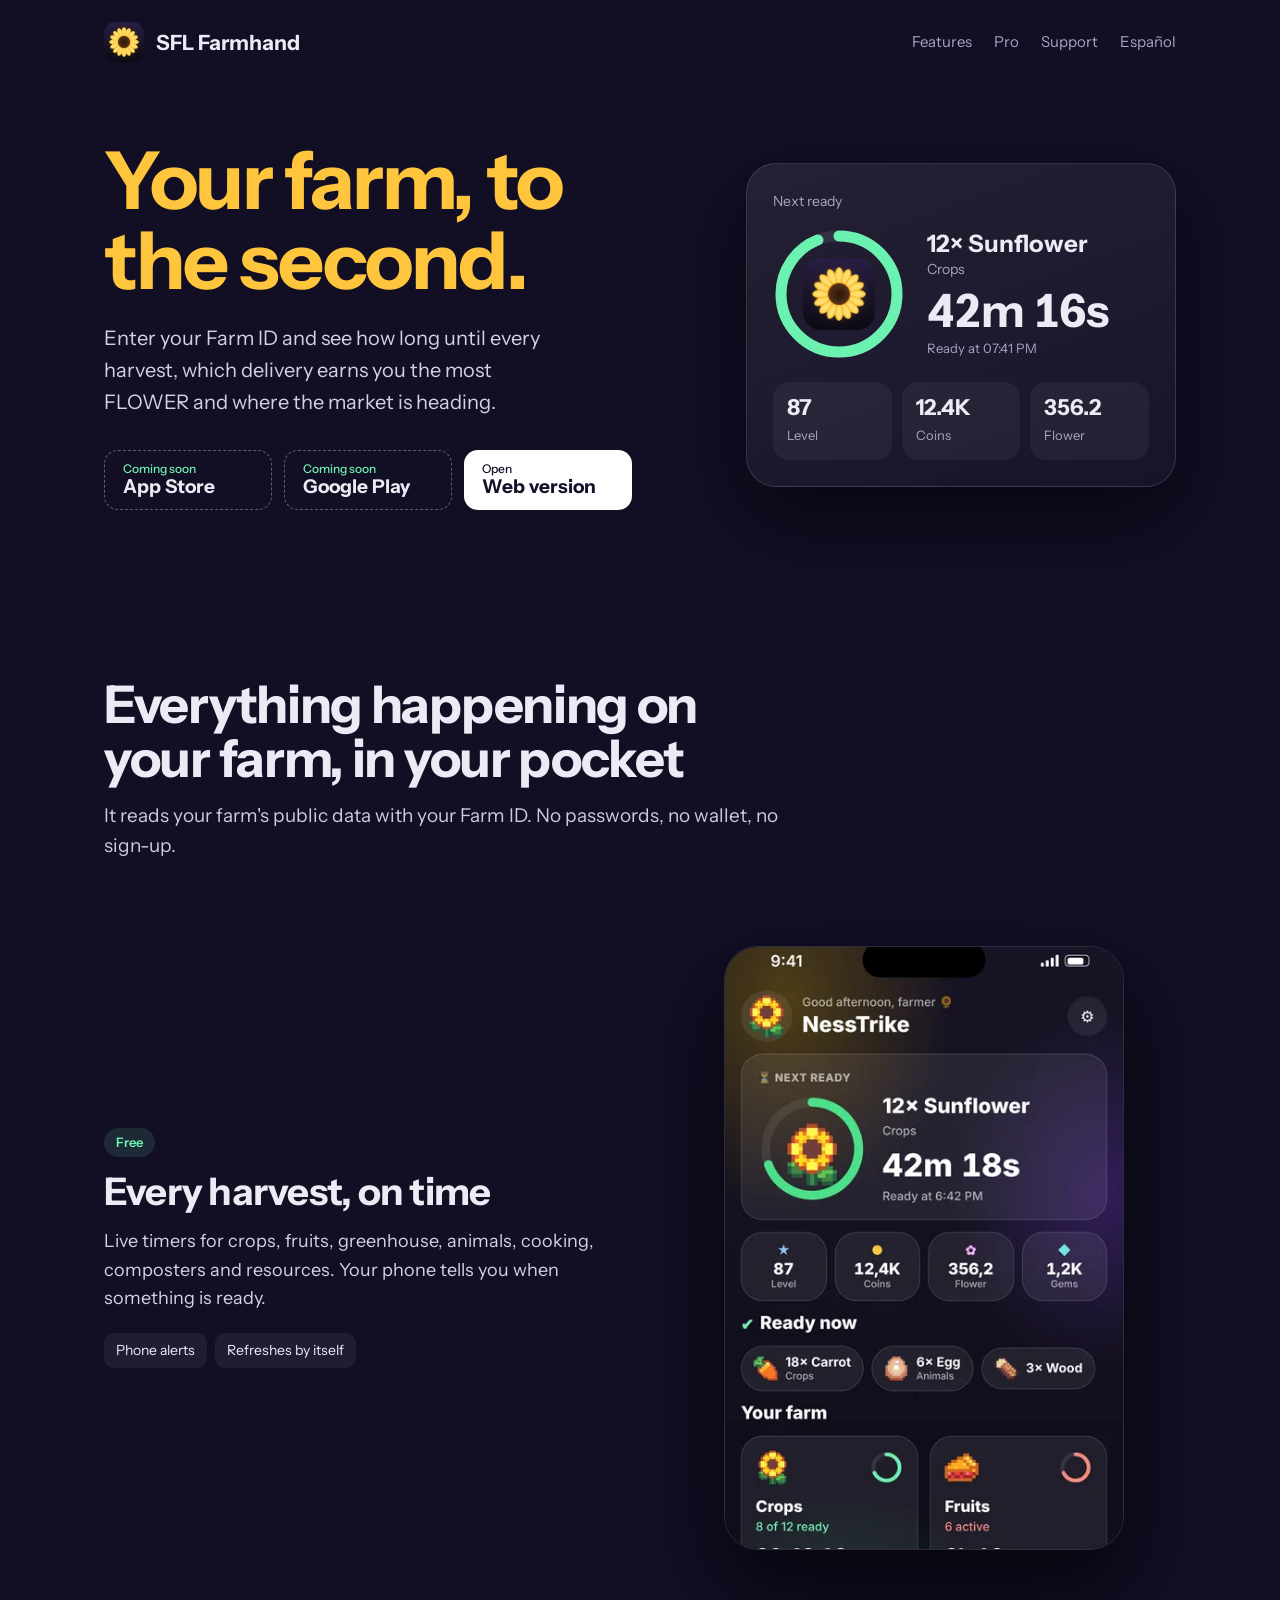
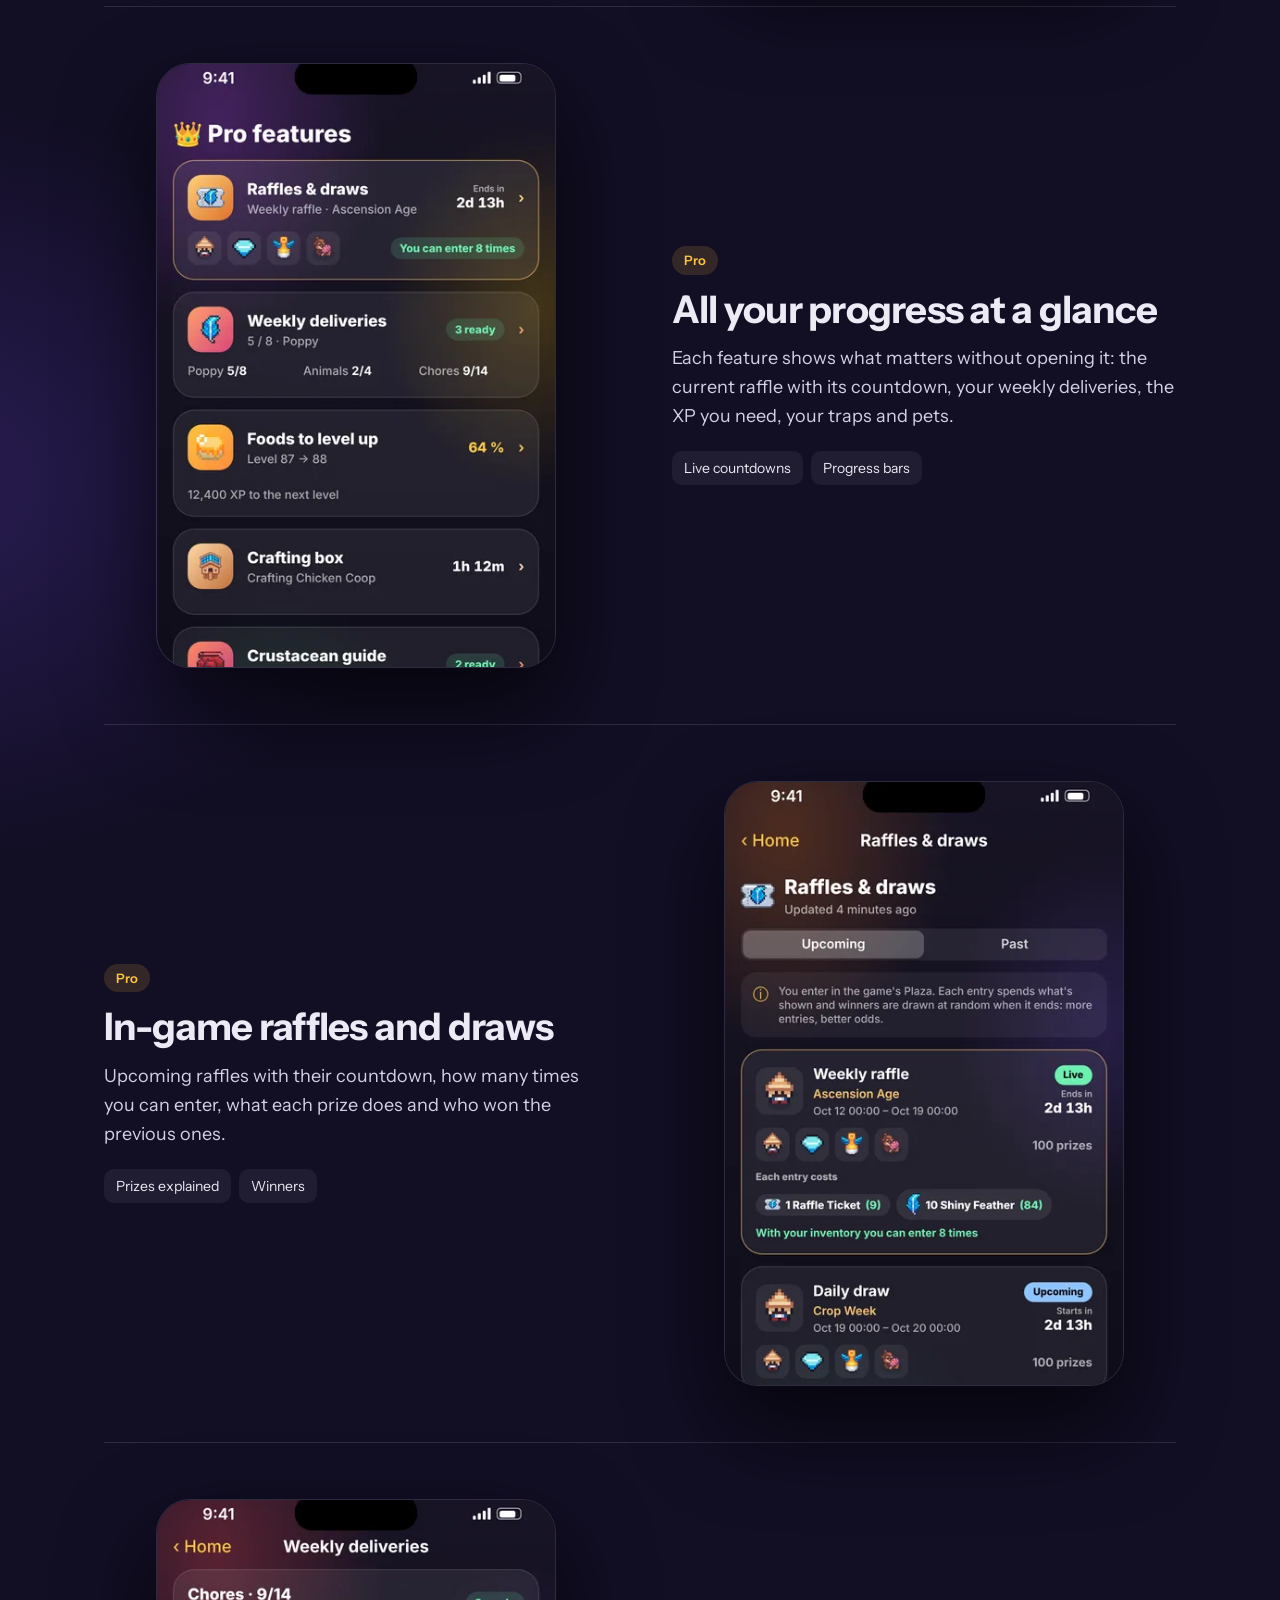
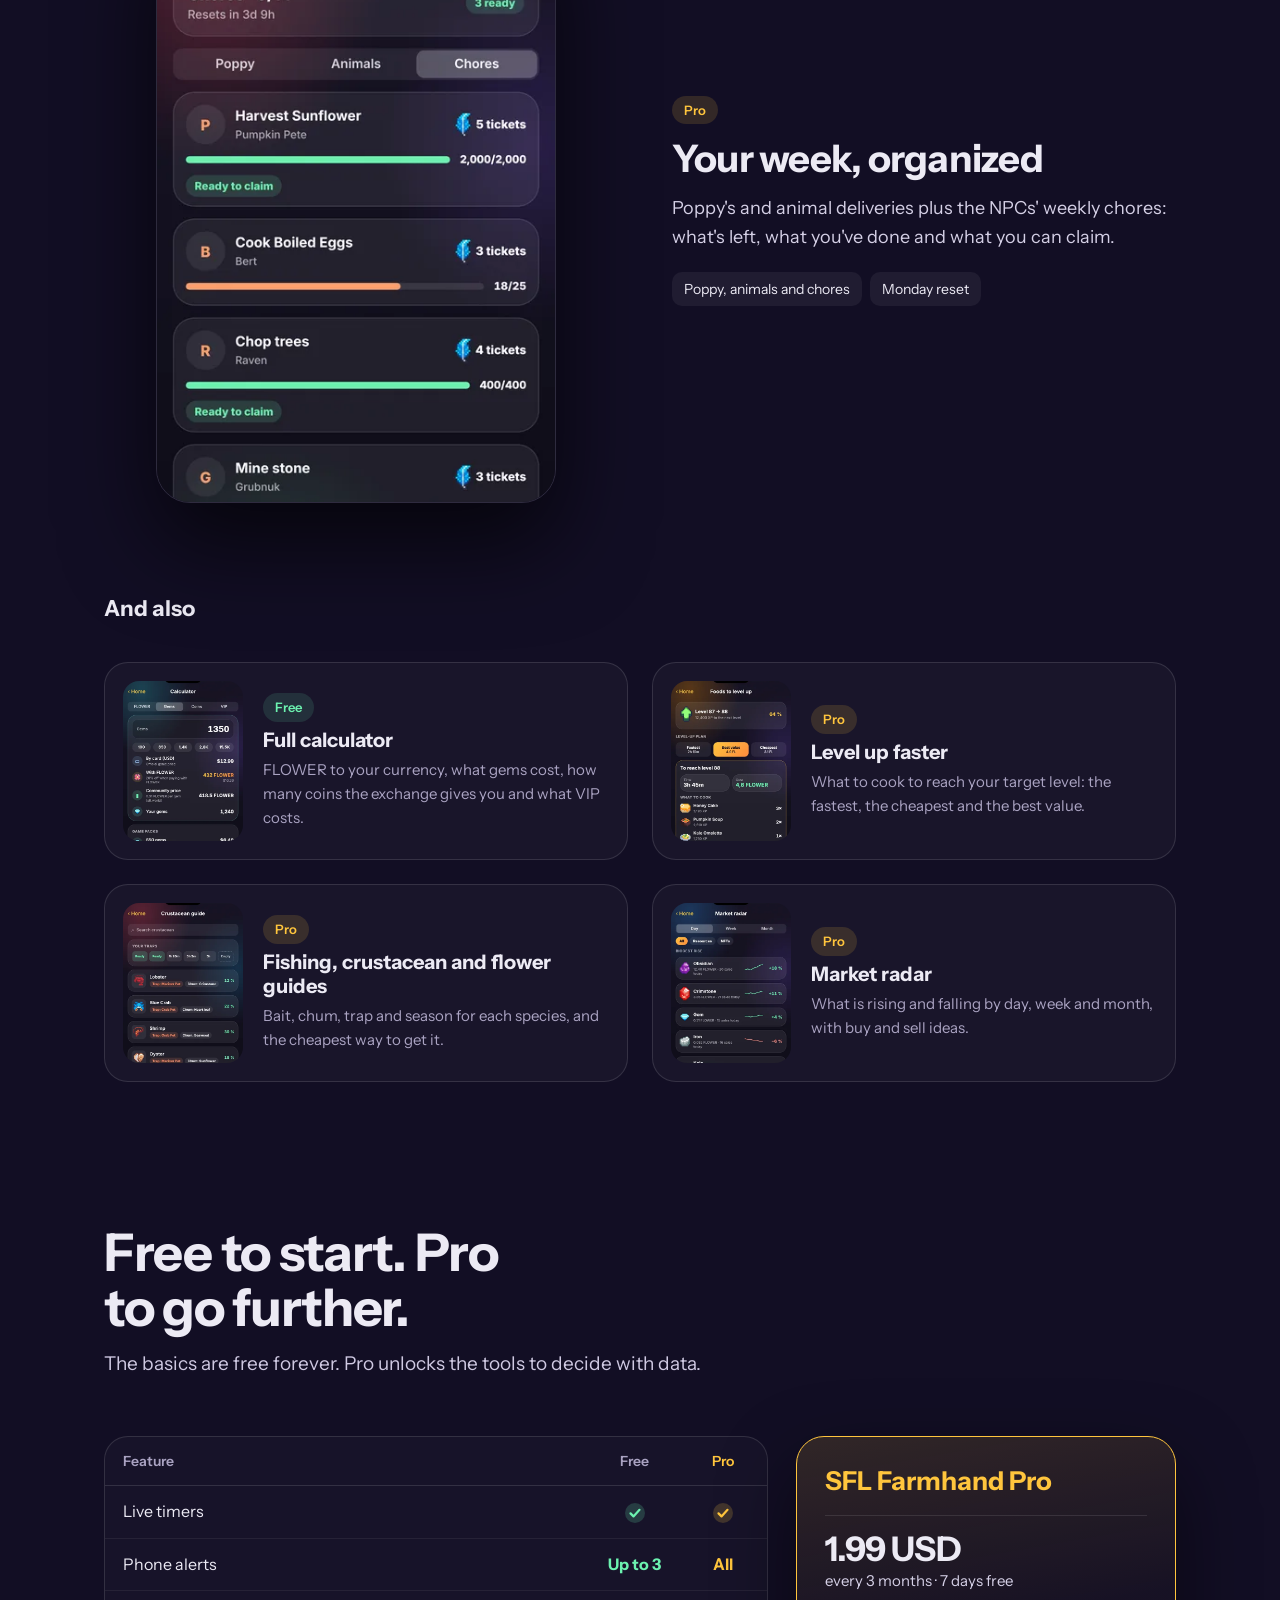
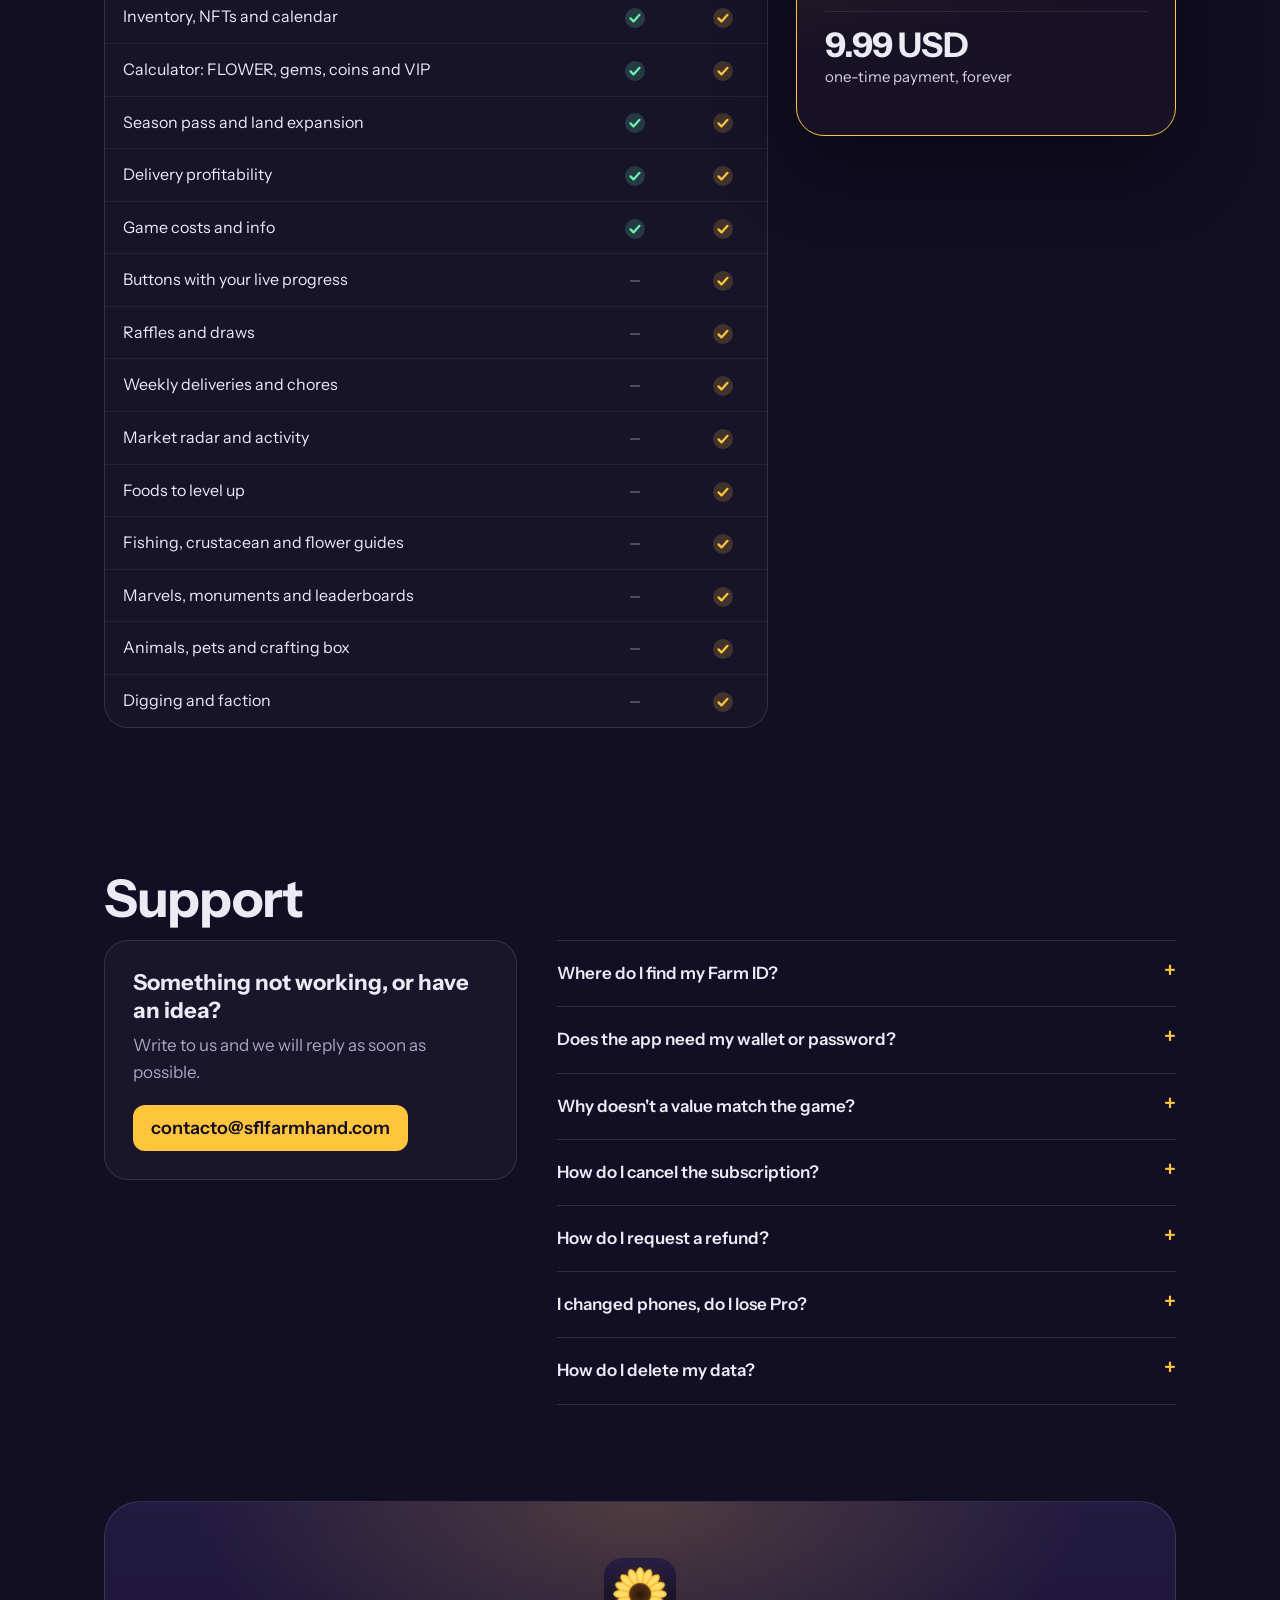
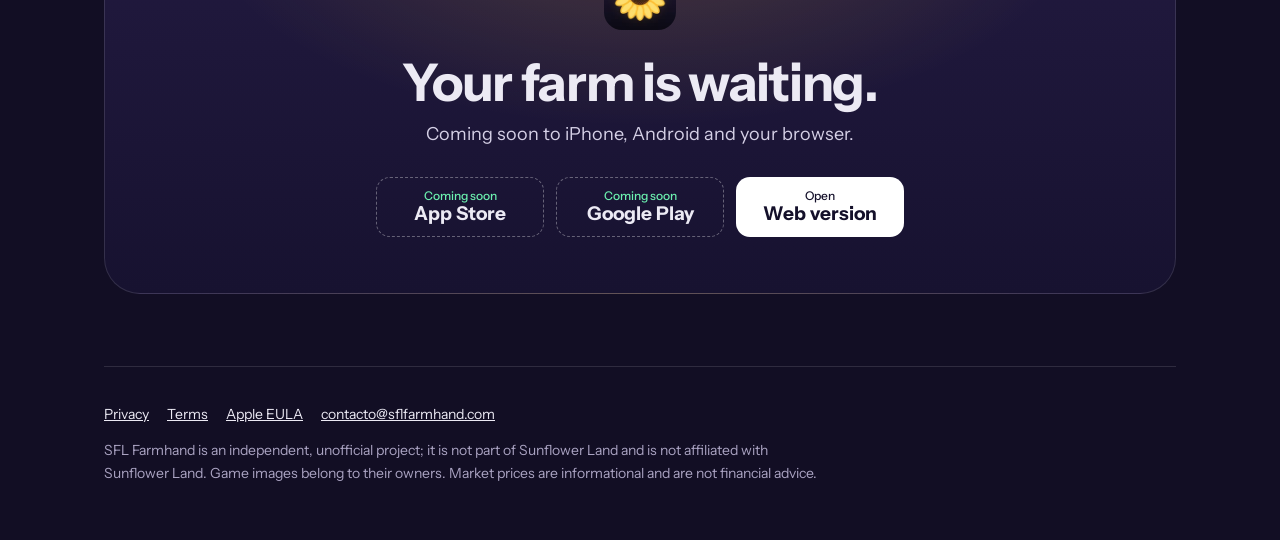
<file: index-en.html>
<!doctype html>
<html lang="en">
<head>
<meta charset="utf-8">
<meta name="viewport" content="width=device-width,initial-scale=1,viewport-fit=cover">
<title>SFL Farmhand · Your farm helper for Sunflower Land</title>
<meta name="description" content="Live timers, raffles, weekly deliveries, a gems and VIP calculator and a market radar for your Sunflower Land farm.">
<meta name="theme-color" content="#120e24">
<link rel="icon" href="img/icon.webp">
<link rel="alternate" hreflang="es" href="index.html"><link rel="alternate" hreflang="en" href="index-en.html">
<link rel="preconnect" href="https://fonts.googleapis.com"><link rel="preconnect" href="https://fonts.gstatic.com" crossorigin>
<link href="https://fonts.googleapis.com/css2?family=Instrument+Sans:wght@400;500;600;700&display=swap" rel="stylesheet">
<style>
/* Capa: hero con temporizador vivo · filas de funciones alternadas · tabla Gratis/Pro · soporte en dos columnas · cierre con botones */
:root{color-scheme:dark;--night:#120e24;--plum:#1e1838;--line:#ffffff1f;--ink:#eceaf4;--muted:#aaa3c2;--sun:#ffc53d;--sun2:#ffb020;--leaf:#6cf2b0;
 --font:'Instrument Sans',system-ui,-apple-system,'Segoe UI',sans-serif}
*{box-sizing:border-box}
html{scroll-behavior:smooth}
body{margin:0;background:var(--night);color:var(--ink);font:400 17px/1.6 var(--font);-webkit-font-smoothing:antialiased;
 background-image:radial-gradient(70rem 40rem at 85% -10%,#3a2a12 0%,transparent 60%),radial-gradient(60rem 40rem at -10% 30%,#2a1d55 0%,transparent 60%)}
a{color:var(--sun)}
a:focus-visible,summary:focus-visible,.store:focus-visible{outline:3px solid var(--sun);outline-offset:3px;border-radius:12px}
.wrap{max-width:1120px;margin:0 auto;padding-left:max(24px,env(safe-area-inset-left,0px));padding-right:max(24px,env(safe-area-inset-right,0px))}
header{display:flex;align-items:center;justify-content:space-between;gap:16px;padding:22px 0}
.brand{display:flex;align-items:center;gap:12px;color:var(--ink);text-decoration:none;font:700 21px var(--font);white-space:nowrap}
.brand img{width:40px;height:40px;border-radius:11px}
nav{display:flex;gap:22px;flex-wrap:wrap;font-size:15px}
nav a{color:var(--muted);text-decoration:none}
nav a:hover{color:var(--ink)}

/* Hero */
.hero{display:grid;grid-template-columns:1.1fr .9fr;gap:56px;align-items:center;padding:56px 0 96px}
h1{font:700 clamp(46px,6.6vw,80px)/1 var(--font);margin:0 0 22px;letter-spacing:-.03em;color:var(--sun);text-wrap:balance}
.lead{font-size:20px;color:#d5d0e6;max-width:34ch;margin:0 0 32px}
.stores{display:flex;gap:12px;flex-wrap:wrap}
.store{display:flex;flex-direction:column;justify-content:center;min-width:168px;padding:11px 18px;border-radius:14px;
 background:#fff;color:#14102a;text-decoration:none;line-height:1.15}
.store small{font-size:12px;font-weight:500}
.store b{font-size:19px}
.store[aria-disabled="true"]{background:transparent;color:var(--ink);border:1.5px dashed #ffffff55;cursor:default}
.store[aria-disabled="true"] small{color:var(--leaf)}

.timer{background:linear-gradient(160deg,#ffffff14,#ffffff06);border:1px solid var(--line);border-radius:30px;padding:26px;
 box-shadow:0 30px 80px #0008;max-width:430px;justify-self:end;width:100%}
.timer p{margin:0;color:var(--muted);font-size:14px}
.row{display:flex;align-items:center;gap:22px;margin:16px 0 22px}
.ring{position:relative;width:132px;height:132px;flex:none}
.ring svg{width:100%;height:100%;transform:rotate(-90deg)}
.ring circle{fill:none;stroke-width:11}
.ring .bg{stroke:#ffffff14}
.ring .fg{stroke:var(--leaf);stroke-linecap:round;transition:stroke-dashoffset 1s linear}
.ring img{position:absolute;inset:30px;width:72px;height:72px;border-radius:18px}
.item{font:700 24px var(--font)}
.cat{color:var(--muted);font-size:14px}
.count{font:700 46px/1 var(--font);margin:8px 0 4px;font-variant-numeric:tabular-nums;letter-spacing:-.02em}
.at{color:var(--muted);font-size:13px}
.stats{display:grid;grid-template-columns:repeat(3,1fr);gap:10px}
.stats div{background:#ffffff0d;border-radius:16px;padding:12px 14px}
.stats b{display:block;font:700 22px var(--font);white-space:nowrap}
.stats span{color:var(--muted);font-size:13px}

/* Secciones */
section{padding:72px 0}
h2{font:700 clamp(32px,4.4vw,52px)/1.05 var(--font);margin:0 0 14px;letter-spacing:-.025em;text-wrap:balance;max-width:20ch}
.sublead{color:#cfc9e2;font-size:19px;max-width:52ch;margin:0 0 56px}

/* Funciones: filas alternadas, la captura se recorta para mostrar solo la app */
.feature{display:grid;grid-template-columns:1fr 1fr;gap:64px;align-items:center;padding:28px 0}
.feature + .feature{border-top:1px solid var(--line);padding-top:56px;margin-top:28px}
.feature:nth-of-type(even) .shot{order:-1}
.shot{position:relative;border-radius:34px;overflow:hidden;aspect-ratio:430/650;max-width:400px;width:100%;justify-self:center;
 border:1px solid var(--line);box-shadow:0 40px 90px #000a}
.shot img{width:100%;height:100%;object-fit:cover;object-position:50% 6%;display:block}
.tag{display:inline-block;font-size:13px;font-weight:600;padding:4px 12px;border-radius:999px;margin-bottom:14px}
.tag.free{background:#6cf2b01f;color:var(--leaf)}
.tag.pro{background:#ffc53d24;color:var(--sun)}
.feature h3{font:700 clamp(28px,3.2vw,38px)/1.1 var(--font);letter-spacing:-.02em;margin:0 0 14px;text-wrap:balance}
.feature p{color:#d5d0e6;font-size:18px;margin:0 0 20px;max-width:42ch}
.chips{display:flex;gap:8px;flex-wrap:wrap}
.chips span{font-size:14px;padding:6px 12px;border-radius:10px;background:#ffffff0f;color:var(--ink)}

.more{display:grid;grid-template-columns:1fr 1fr;gap:24px;margin-top:40px}
.mini{display:grid;grid-template-columns:120px 1fr;gap:20px;align-items:center;padding:18px;border-radius:24px;background:#ffffff08;border:1px solid var(--line)}
.mini .thumb{border-radius:16px;overflow:hidden;aspect-ratio:3/4}
.mini .thumb img{width:100%;height:100%;object-fit:cover;object-position:50% 12%;display:block}
.mini h4{font:700 20px/1.2 var(--font);margin:6px 0 6px}
.mini p{margin:0;color:var(--muted);font-size:15px}
.mini .tag{margin:0}
.more-title{font:700 22px var(--font);margin:64px 0 0}

/* Gratis vs Pro */
.compare{display:grid;grid-template-columns:1.4fr .8fr;gap:28px;align-items:start}
.tablewrap{overflow-x:auto;border-radius:24px;border:1px solid var(--line);background:#ffffff06}
table{width:100%;border-collapse:collapse;font-size:16px}
th,td{padding:13px 18px;text-align:left}
th{font-size:14px;color:var(--muted);font-weight:600;border-bottom:1px solid var(--line)}
td{border-top:1px solid #ffffff10}
tr:first-child td{border-top:0}
th.c,td.c{text-align:center;width:88px}
th.pro{color:var(--sun)}
td.c svg{width:20px;height:20px;vertical-align:middle}
.price{position:sticky;top:24px;border-radius:28px;padding:28px;border:1.5px solid var(--sun);
 background:linear-gradient(170deg,#ffc53d22,#ffc53d06 60%);box-shadow:0 30px 80px #0007}
.price h3{font:700 26px var(--font);margin:0 0 18px;color:var(--sun)}
.opt{padding:16px 0;border-top:1px solid #ffffff1a}
.opt b{display:block;font:700 34px/1.05 var(--font);letter-spacing:-.02em}
.opt span{color:#d5d0e6;font-size:15px}

/* Soporte */
.support{display:grid;grid-template-columns:.8fr 1.2fr;gap:40px;align-items:start}
.contact{border-radius:24px;padding:28px;background:#ffffff08;border:1px solid var(--line)}
.contact h3{font:700 22px/1.25 var(--font);margin:0 0 8px}
.contact p{color:var(--muted);margin:0 0 18px}
.mail{display:inline-block;font:600 18px var(--font);color:var(--night);background:var(--sun);padding:12px 18px;border-radius:12px;text-decoration:none;word-break:break-all}
details{border-top:1px solid var(--line);padding:4px 0}
details:last-of-type{border-bottom:1px solid var(--line)}
summary{cursor:pointer;padding:15px 0;font-weight:600;list-style:none;display:flex;justify-content:space-between;gap:16px}
summary::-webkit-details-marker{display:none}
summary::after{content:"+";font:600 22px/1 var(--font);color:var(--sun)}
details[open] summary::after{content:"−"}
details p{margin:0 0 16px;color:#cfc9e2}

/* Cierre */
.cta{margin:24px 0 72px;border-radius:36px;padding:56px 48px;text-align:center;border:1px solid var(--line);
 background:radial-gradient(40rem 20rem at 50% 0%,#ffc53d33,transparent 70%),linear-gradient(180deg,#221a40,#171230)}
.cta img{width:72px;height:72px;border-radius:18px;margin-bottom:18px}
.cta h2{margin:0 auto 10px}
.cta p{color:#d5d0e6;margin:0 0 28px;font-size:18px}
.cta .stores{justify-content:center}

footer{padding:36px 0 56px;border-top:1px solid var(--line);color:var(--muted);font-size:14px}
footer .links{display:flex;gap:18px;flex-wrap:wrap;margin-bottom:14px}
footer a{color:var(--ink)}
footer p{max-width:80ch;margin:0}

@media (max-width:900px){
 .hero{grid-template-columns:1fr;gap:40px;padding-top:24px}
 .timer{justify-self:stretch;max-width:none}
 .feature{grid-template-columns:1fr;gap:28px}
 .feature:nth-of-type(even) .shot{order:0}
 .shot{max-width:340px}
 .more,.compare,.support{grid-template-columns:1fr}
 .price{position:static}
}
@media (max-width:560px){
 .wrap{padding-left:max(16px,env(safe-area-inset-left,0px));padding-right:max(16px,env(safe-area-inset-right,0px))}
 nav{gap:14px}.nav-x{display:none}
 .row{gap:16px}.ring{width:104px;height:104px}.ring img{inset:24px;width:56px;height:56px}
 .count{font-size:38px}
 .store{flex:1 1 140px;min-width:0;padding:11px 14px}.store b{font-size:17px}
 .stats b{font-size:17px}.stats div{padding:10px 12px}
 section{padding:56px 0}.sublead{margin-bottom:36px}
 .mini{grid-template-columns:92px 1fr;gap:14px;padding:14px}
 th,td{padding:12px 12px}th.c,td.c{width:64px}
 .cta{padding:40px 20px;border-radius:28px}
}
@media (prefers-reduced-motion:reduce){html{scroll-behavior:auto}.ring .fg{transition:none}}
</style>
</head>
<body>
<div class="wrap">
<header>
 <a class="brand" href="index-en.html"><img src="img/icon.webp" alt="" width="40" height="40">SFL Farmhand</a>
 <nav><a class="nav-x" href="#funciones">Features</a><a class="nav-x" href="#pro">Pro</a><a href="#soporte">Support</a><a href="index.html" hreflang="es">Español</a></nav>
</header>

<main>
<div class="hero">
 <div>
  <h1>Your farm, to the second.</h1>
  <p class="lead">Enter your Farm ID and see how long until every harvest, which delivery earns you the most FLOWER and where the market is heading.</p>
  <div class="stores"><span class="store" role="link" aria-disabled="true"><small>Coming soon</small><b>App Store</b></span><span class="store" role="link" aria-disabled="true"><small>Coming soon</small><b>Google Play</b></span><a class="store" href="app/"><small>Open</small><b>Web version</b></a></div>
 </div>
 <div class="timer" aria-hidden="true">
  <p>Next ready</p>
  <div class="row">
   <div class="ring"><svg viewBox="0 0 132 132"><circle class="bg" cx="66" cy="66" r="58"/><circle id="fg" class="fg" cx="66" cy="66" r="58"/></svg><img src="img/icon.webp" alt=""></div>
   <div><div class="item">12× Sunflower</div><div class="cat">Crops</div><div class="count" id="count">42m 18s</div><div class="at">Ready at <span id="at"></span></div></div>
  </div>
  <div class="stats"><div><b>87</b><span>Level</span></div><div><b>12.4K</b><span>Coins</span></div><div><b>356.2</b><span>Flower</span></div></div>
 </div>
</div>

<section id="funciones" aria-labelledby="h-feat">
 <h2 id="h-feat">Everything happening on your farm, in your pocket</h2>
 <p class="sublead">It reads your farm's public data with your Farm ID. No passwords, no wallet, no sign-up.</p>
 <article class="feature"><div><span class="tag free">Free</span><h3>Every harvest, on time</h3><p>Live timers for crops, fruits, greenhouse, animals, cooking, composters and resources. Your phone tells you when something is ready.</p><div class="chips"><span>Phone alerts</span><span>Refreshes by itself</span></div></div><div class="shot"><img src="img/en_1.webp" alt="Every harvest, on time" width="430" height="932" loading="lazy"></div></article><article class="feature"><div><span class="tag pro">Pro</span><h3>All your progress at a glance</h3><p>Each feature shows what matters without opening it: the current raffle with its countdown, your weekly deliveries, the XP you need, your traps and pets.</p><div class="chips"><span>Live countdowns</span><span>Progress bars</span></div></div><div class="shot"><img src="img/en_2.webp" alt="All your progress at a glance" width="430" height="932" loading="lazy"></div></article><article class="feature"><div><span class="tag pro">Pro</span><h3>In-game raffles and draws</h3><p>Upcoming raffles with their countdown, how many times you can enter, what each prize does and who won the previous ones.</p><div class="chips"><span>Prizes explained</span><span>Winners</span></div></div><div class="shot"><img src="img/en_3.webp" alt="In-game raffles and draws" width="430" height="932" loading="lazy"></div></article><article class="feature"><div><span class="tag pro">Pro</span><h3>Your week, organized</h3><p>Poppy's and animal deliveries plus the NPCs' weekly chores: what's left, what you've done and what you can claim.</p><div class="chips"><span>Poppy, animals and chores</span><span>Monday reset</span></div></div><div class="shot"><img src="img/en_4.webp" alt="Your week, organized" width="430" height="932" loading="lazy"></div></article>
 <h3 class="more-title">And also</h3>
 <div class="more"><div class="mini"><div class="thumb"><img src="img/en_5.webp" alt="" width="430" height="932" loading="lazy"></div><div><span class="tag free">Free</span><h4>Full calculator</h4><p>FLOWER to your currency, what gems cost, how many coins the exchange gives you and what VIP costs.</p></div></div><div class="mini"><div class="thumb"><img src="img/en_6.webp" alt="" width="430" height="932" loading="lazy"></div><div><span class="tag pro">Pro</span><h4>Level up faster</h4><p>What to cook to reach your target level: the fastest, the cheapest and the best value.</p></div></div><div class="mini"><div class="thumb"><img src="img/en_7.webp" alt="" width="430" height="932" loading="lazy"></div><div><span class="tag pro">Pro</span><h4>Fishing, crustacean and flower guides</h4><p>Bait, chum, trap and season for each species, and the cheapest way to get it.</p></div></div><div class="mini"><div class="thumb"><img src="img/en_8.webp" alt="" width="430" height="932" loading="lazy"></div><div><span class="tag pro">Pro</span><h4>Market radar</h4><p>What is rising and falling by day, week and month, with buy and sell ideas.</p></div></div></div>
</section>

<section id="pro" aria-labelledby="h-plans">
 <h2 id="h-plans">Free to start. Pro to go further.</h2>
 <p class="sublead">The basics are free forever. Pro unlocks the tools to decide with data.</p>
 <div class="compare">
  <div class="tablewrap"><table>
   <thead><tr><th>Feature</th><th class="c">Free</th><th class="c pro">Pro</th></tr></thead>
   <tbody><tr><td>Live timers</td><td class="c" aria-label="Included"><svg viewBox="0 0 20 20" aria-hidden="true"><circle cx="10" cy="10" r="10" fill="#6cf2b0" opacity=".18"/><path d="M5.5 10.4l3 3 6-6.6" fill="none" stroke="#6cf2b0" stroke-width="2.2" stroke-linecap="round" stroke-linejoin="round"/></svg></td><td class="c" aria-label="Included"><svg viewBox="0 0 20 20" aria-hidden="true"><circle cx="10" cy="10" r="10" fill="#ffc53d" opacity=".18"/><path d="M5.5 10.4l3 3 6-6.6" fill="none" stroke="#ffc53d" stroke-width="2.2" stroke-linecap="round" stroke-linejoin="round"/></svg></td></tr><tr><td>Phone alerts</td><td class="c" aria-label="Up to 3"><span style="font-weight:700;color:#6cf2b0;white-space:nowrap">Up to 3</span></td><td class="c" aria-label="Included"><span style="font-weight:700;color:#ffc53d;white-space:nowrap">All</span></td></tr><tr><td>Inventory, NFTs and calendar</td><td class="c" aria-label="Included"><svg viewBox="0 0 20 20" aria-hidden="true"><circle cx="10" cy="10" r="10" fill="#6cf2b0" opacity=".18"/><path d="M5.5 10.4l3 3 6-6.6" fill="none" stroke="#6cf2b0" stroke-width="2.2" stroke-linecap="round" stroke-linejoin="round"/></svg></td><td class="c" aria-label="Included"><svg viewBox="0 0 20 20" aria-hidden="true"><circle cx="10" cy="10" r="10" fill="#ffc53d" opacity=".18"/><path d="M5.5 10.4l3 3 6-6.6" fill="none" stroke="#ffc53d" stroke-width="2.2" stroke-linecap="round" stroke-linejoin="round"/></svg></td></tr><tr><td>Calculator: FLOWER, gems, coins and VIP</td><td class="c" aria-label="Included"><svg viewBox="0 0 20 20" aria-hidden="true"><circle cx="10" cy="10" r="10" fill="#6cf2b0" opacity=".18"/><path d="M5.5 10.4l3 3 6-6.6" fill="none" stroke="#6cf2b0" stroke-width="2.2" stroke-linecap="round" stroke-linejoin="round"/></svg></td><td class="c" aria-label="Included"><svg viewBox="0 0 20 20" aria-hidden="true"><circle cx="10" cy="10" r="10" fill="#ffc53d" opacity=".18"/><path d="M5.5 10.4l3 3 6-6.6" fill="none" stroke="#ffc53d" stroke-width="2.2" stroke-linecap="round" stroke-linejoin="round"/></svg></td></tr><tr><td>Season pass and land expansion</td><td class="c" aria-label="Included"><svg viewBox="0 0 20 20" aria-hidden="true"><circle cx="10" cy="10" r="10" fill="#6cf2b0" opacity=".18"/><path d="M5.5 10.4l3 3 6-6.6" fill="none" stroke="#6cf2b0" stroke-width="2.2" stroke-linecap="round" stroke-linejoin="round"/></svg></td><td class="c" aria-label="Included"><svg viewBox="0 0 20 20" aria-hidden="true"><circle cx="10" cy="10" r="10" fill="#ffc53d" opacity=".18"/><path d="M5.5 10.4l3 3 6-6.6" fill="none" stroke="#ffc53d" stroke-width="2.2" stroke-linecap="round" stroke-linejoin="round"/></svg></td></tr><tr><td>Delivery profitability</td><td class="c" aria-label="Included"><svg viewBox="0 0 20 20" aria-hidden="true"><circle cx="10" cy="10" r="10" fill="#6cf2b0" opacity=".18"/><path d="M5.5 10.4l3 3 6-6.6" fill="none" stroke="#6cf2b0" stroke-width="2.2" stroke-linecap="round" stroke-linejoin="round"/></svg></td><td class="c" aria-label="Included"><svg viewBox="0 0 20 20" aria-hidden="true"><circle cx="10" cy="10" r="10" fill="#ffc53d" opacity=".18"/><path d="M5.5 10.4l3 3 6-6.6" fill="none" stroke="#ffc53d" stroke-width="2.2" stroke-linecap="round" stroke-linejoin="round"/></svg></td></tr><tr><td>Game costs and info</td><td class="c" aria-label="Included"><svg viewBox="0 0 20 20" aria-hidden="true"><circle cx="10" cy="10" r="10" fill="#6cf2b0" opacity=".18"/><path d="M5.5 10.4l3 3 6-6.6" fill="none" stroke="#6cf2b0" stroke-width="2.2" stroke-linecap="round" stroke-linejoin="round"/></svg></td><td class="c" aria-label="Included"><svg viewBox="0 0 20 20" aria-hidden="true"><circle cx="10" cy="10" r="10" fill="#ffc53d" opacity=".18"/><path d="M5.5 10.4l3 3 6-6.6" fill="none" stroke="#ffc53d" stroke-width="2.2" stroke-linecap="round" stroke-linejoin="round"/></svg></td></tr><tr><td>Buttons with your live progress</td><td class="c" aria-label="Not included"><svg viewBox="0 0 20 20" aria-hidden="true"><path d="M6 10h8" stroke="#ffffff40" stroke-width="2.2" stroke-linecap="round"/></svg></td><td class="c" aria-label="Included"><svg viewBox="0 0 20 20" aria-hidden="true"><circle cx="10" cy="10" r="10" fill="#ffc53d" opacity=".18"/><path d="M5.5 10.4l3 3 6-6.6" fill="none" stroke="#ffc53d" stroke-width="2.2" stroke-linecap="round" stroke-linejoin="round"/></svg></td></tr><tr><td>Raffles and draws</td><td class="c" aria-label="Not included"><svg viewBox="0 0 20 20" aria-hidden="true"><path d="M6 10h8" stroke="#ffffff40" stroke-width="2.2" stroke-linecap="round"/></svg></td><td class="c" aria-label="Included"><svg viewBox="0 0 20 20" aria-hidden="true"><circle cx="10" cy="10" r="10" fill="#ffc53d" opacity=".18"/><path d="M5.5 10.4l3 3 6-6.6" fill="none" stroke="#ffc53d" stroke-width="2.2" stroke-linecap="round" stroke-linejoin="round"/></svg></td></tr><tr><td>Weekly deliveries and chores</td><td class="c" aria-label="Not included"><svg viewBox="0 0 20 20" aria-hidden="true"><path d="M6 10h8" stroke="#ffffff40" stroke-width="2.2" stroke-linecap="round"/></svg></td><td class="c" aria-label="Included"><svg viewBox="0 0 20 20" aria-hidden="true"><circle cx="10" cy="10" r="10" fill="#ffc53d" opacity=".18"/><path d="M5.5 10.4l3 3 6-6.6" fill="none" stroke="#ffc53d" stroke-width="2.2" stroke-linecap="round" stroke-linejoin="round"/></svg></td></tr><tr><td>Market radar and activity</td><td class="c" aria-label="Not included"><svg viewBox="0 0 20 20" aria-hidden="true"><path d="M6 10h8" stroke="#ffffff40" stroke-width="2.2" stroke-linecap="round"/></svg></td><td class="c" aria-label="Included"><svg viewBox="0 0 20 20" aria-hidden="true"><circle cx="10" cy="10" r="10" fill="#ffc53d" opacity=".18"/><path d="M5.5 10.4l3 3 6-6.6" fill="none" stroke="#ffc53d" stroke-width="2.2" stroke-linecap="round" stroke-linejoin="round"/></svg></td></tr><tr><td>Foods to level up</td><td class="c" aria-label="Not included"><svg viewBox="0 0 20 20" aria-hidden="true"><path d="M6 10h8" stroke="#ffffff40" stroke-width="2.2" stroke-linecap="round"/></svg></td><td class="c" aria-label="Included"><svg viewBox="0 0 20 20" aria-hidden="true"><circle cx="10" cy="10" r="10" fill="#ffc53d" opacity=".18"/><path d="M5.5 10.4l3 3 6-6.6" fill="none" stroke="#ffc53d" stroke-width="2.2" stroke-linecap="round" stroke-linejoin="round"/></svg></td></tr><tr><td>Fishing, crustacean and flower guides</td><td class="c" aria-label="Not included"><svg viewBox="0 0 20 20" aria-hidden="true"><path d="M6 10h8" stroke="#ffffff40" stroke-width="2.2" stroke-linecap="round"/></svg></td><td class="c" aria-label="Included"><svg viewBox="0 0 20 20" aria-hidden="true"><circle cx="10" cy="10" r="10" fill="#ffc53d" opacity=".18"/><path d="M5.5 10.4l3 3 6-6.6" fill="none" stroke="#ffc53d" stroke-width="2.2" stroke-linecap="round" stroke-linejoin="round"/></svg></td></tr><tr><td>Marvels, monuments and leaderboards</td><td class="c" aria-label="Not included"><svg viewBox="0 0 20 20" aria-hidden="true"><path d="M6 10h8" stroke="#ffffff40" stroke-width="2.2" stroke-linecap="round"/></svg></td><td class="c" aria-label="Included"><svg viewBox="0 0 20 20" aria-hidden="true"><circle cx="10" cy="10" r="10" fill="#ffc53d" opacity=".18"/><path d="M5.5 10.4l3 3 6-6.6" fill="none" stroke="#ffc53d" stroke-width="2.2" stroke-linecap="round" stroke-linejoin="round"/></svg></td></tr><tr><td>Animals, pets and crafting box</td><td class="c" aria-label="Not included"><svg viewBox="0 0 20 20" aria-hidden="true"><path d="M6 10h8" stroke="#ffffff40" stroke-width="2.2" stroke-linecap="round"/></svg></td><td class="c" aria-label="Included"><svg viewBox="0 0 20 20" aria-hidden="true"><circle cx="10" cy="10" r="10" fill="#ffc53d" opacity=".18"/><path d="M5.5 10.4l3 3 6-6.6" fill="none" stroke="#ffc53d" stroke-width="2.2" stroke-linecap="round" stroke-linejoin="round"/></svg></td></tr><tr><td>Digging and faction</td><td class="c" aria-label="Not included"><svg viewBox="0 0 20 20" aria-hidden="true"><path d="M6 10h8" stroke="#ffffff40" stroke-width="2.2" stroke-linecap="round"/></svg></td><td class="c" aria-label="Included"><svg viewBox="0 0 20 20" aria-hidden="true"><circle cx="10" cy="10" r="10" fill="#ffc53d" opacity=".18"/><path d="M5.5 10.4l3 3 6-6.6" fill="none" stroke="#ffc53d" stroke-width="2.2" stroke-linecap="round" stroke-linejoin="round"/></svg></td></tr></tbody>
  </table></div>
  <div class="price">
   <h3>SFL Farmhand Pro</h3>
   <div class="opt"><b>1.99 USD</b><span>every 3 months · 7 days free</span></div>
   <div class="opt"><b>9.99 USD</b><span>one-time payment, forever</span></div>
  </div>
 </div>
</section>

<section id="soporte" aria-labelledby="h-sup">
 <h2 id="h-sup">Support</h2>
 <div class="support">
  <div class="contact"><h3>Something not working, or have an idea?</h3><p>Write to us and we will reply as soon as possible.</p><a class="mail" href="mailto:contacto@sflfarmhand.com">contacto@sflfarmhand.com</a></div>
  <div class="faq"><details><summary>Where do I find my Farm ID?</summary><p>It's the number next to your name in the game.</p></details><details><summary>Does the app need my wallet or password?</summary><p>No. It only uses your public Farm ID; it will never ask for private keys or recovery phrases.</p></details><details><summary>Why doesn't a value match the game?</summary><p>The app shows the latest your game saved to the server, and some values are estimates. Pull down to refresh.</p></details><details><summary>How do I cancel the subscription?</summary><p>iPhone: Settings → your name → Subscriptions. Android: Google Play → Profile → Payments & subscriptions. Cancel at least 24 hours before the end of the period so it does not renew.</p></details><details><summary>How do I request a refund?</summary><p>Payments are handled by the store: at reportaproblem.apple.com (App Store) or in your Google Play purchase history.</p></details><details><summary>I changed phones, do I lose Pro?</summary><p>No. Sign in with the same Apple or Google account and tap "Restore purchases" in Settings → SFL Farmhand Pro.</p></details><details><summary>How do I delete my data?</summary><p>In Settings → Legal & privacy → "Erase all app data", or by uninstalling the app. Your purchases are not lost.</p></details></div>
 </div>
</section>

<div class="cta">
 <img src="img/icon.webp" alt="" width="72" height="72">
 <h2>Your farm is waiting.</h2>
 <p>Coming soon to iPhone, Android and your browser.</p>
 <div class="stores"><span class="store" role="link" aria-disabled="true"><small>Coming soon</small><b>App Store</b></span><span class="store" role="link" aria-disabled="true"><small>Coming soon</small><b>Google Play</b></span><a class="store" href="app/"><small>Open</small><b>Web version</b></a></div>
</div>
</main>

<footer>
 <div class="links"><a href="privacy-en.html">Privacy</a><a href="terms-en.html">Terms</a><a href="https://www.apple.com/legal/internet-services/itunes/dev/stdeula/">Apple EULA</a><a href="mailto:contacto@sflfarmhand.com">contacto@sflfarmhand.com</a></div>
 <p>SFL Farmhand is an independent, unofficial project; it is not part of Sunflower Land and is not affiliated with Sunflower Land. Game images belong to their owners. Market prices are informational and are not financial advice.</p>
</footer>
</div>
<script>
(function(){
  var total = 45*60, left = 42*60+18;            // un cultivo de 45 min al que le quedan 42:18
  var el = document.getElementById('count'), fg = document.getElementById('fg'), at = document.getElementById('at');
  var C = 2*Math.PI*58; fg.style.strokeDasharray = C;
  var reduce = window.matchMedia('(prefers-reduced-motion: reduce)').matches;
  at.textContent = new Date(Date.now() + left*1000).toLocaleTimeString(document.documentElement.lang, {hour:'2-digit', minute:'2-digit'});
  function draw(){
    var m = Math.floor(left/60), s = left%60;
    el.textContent = m + 'm ' + (s<10?'0':'') + s + 's';
    fg.style.strokeDashoffset = C * (1 - left/total);
  }
  draw();
  if (reduce) return;
  setInterval(function(){ left = left>0 ? left-1 : total; draw(); }, 1000);
})();
</script>
</body>
</html>
</file>
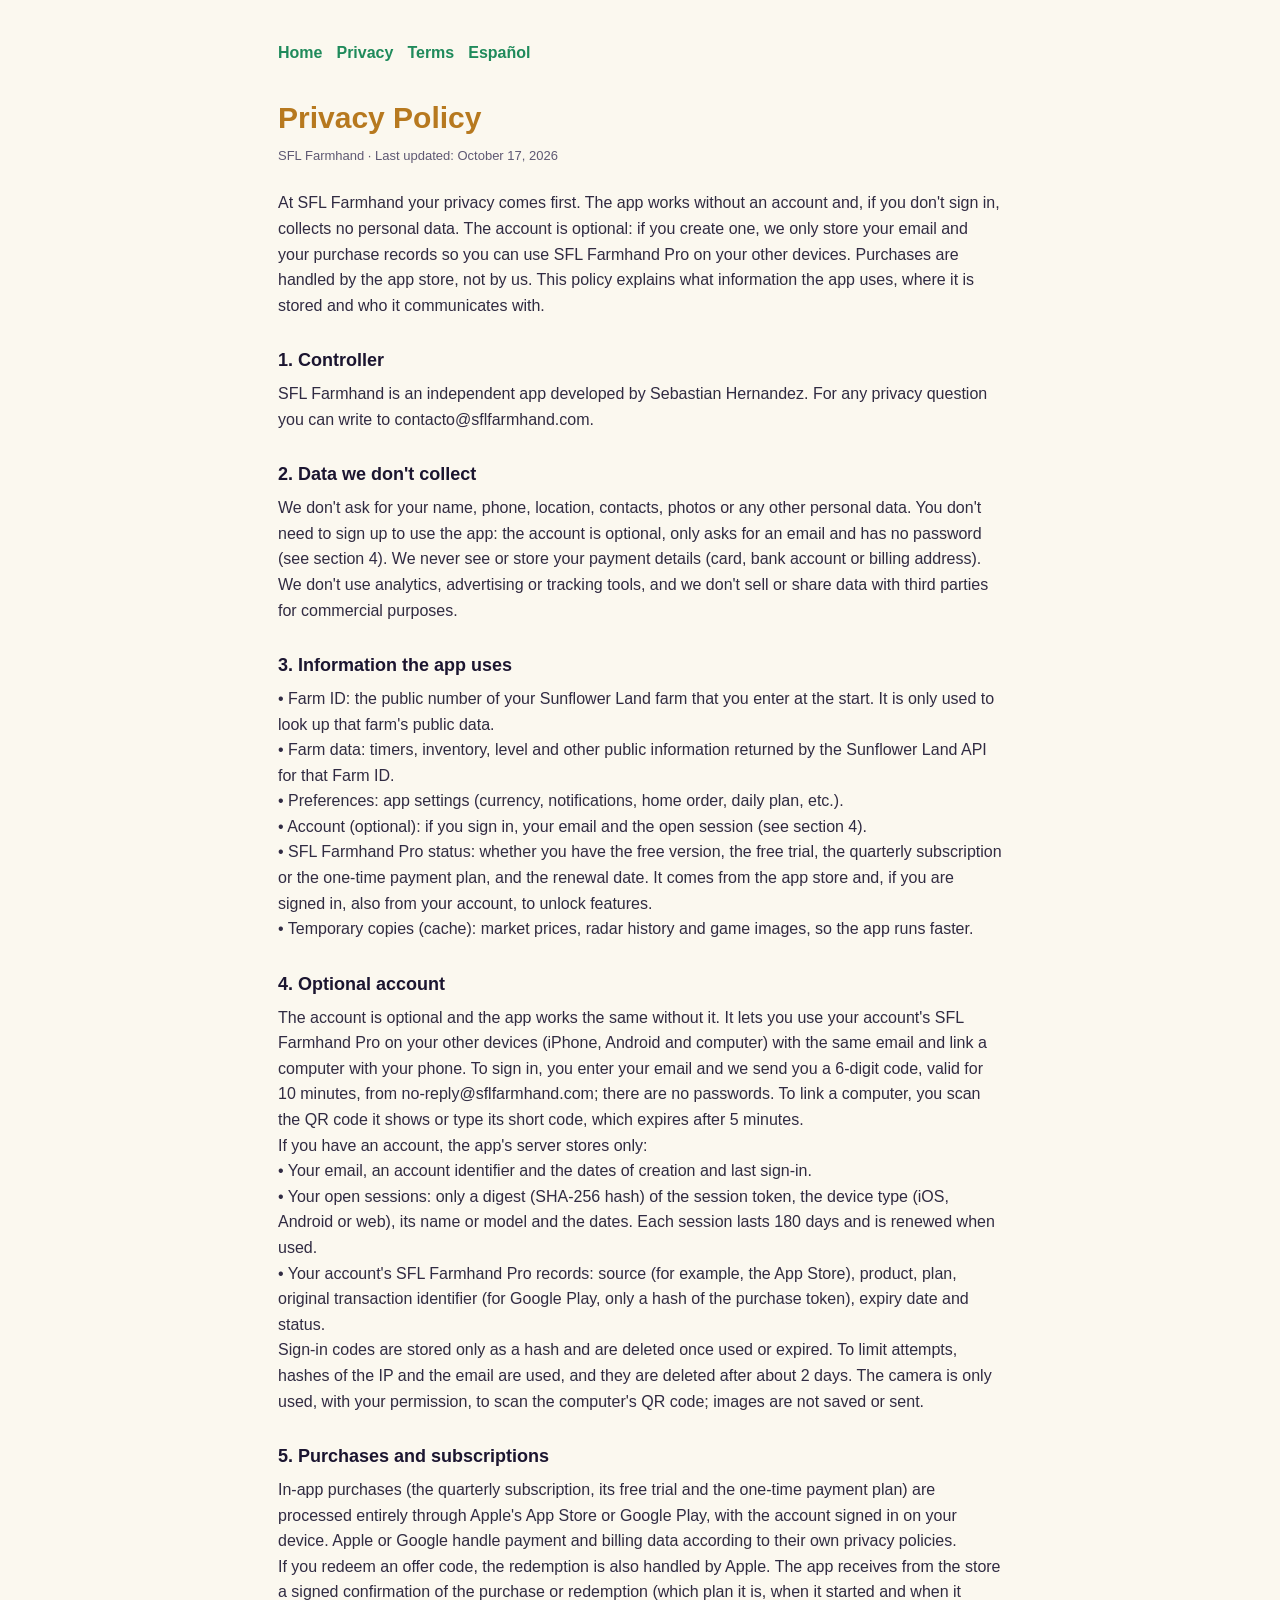
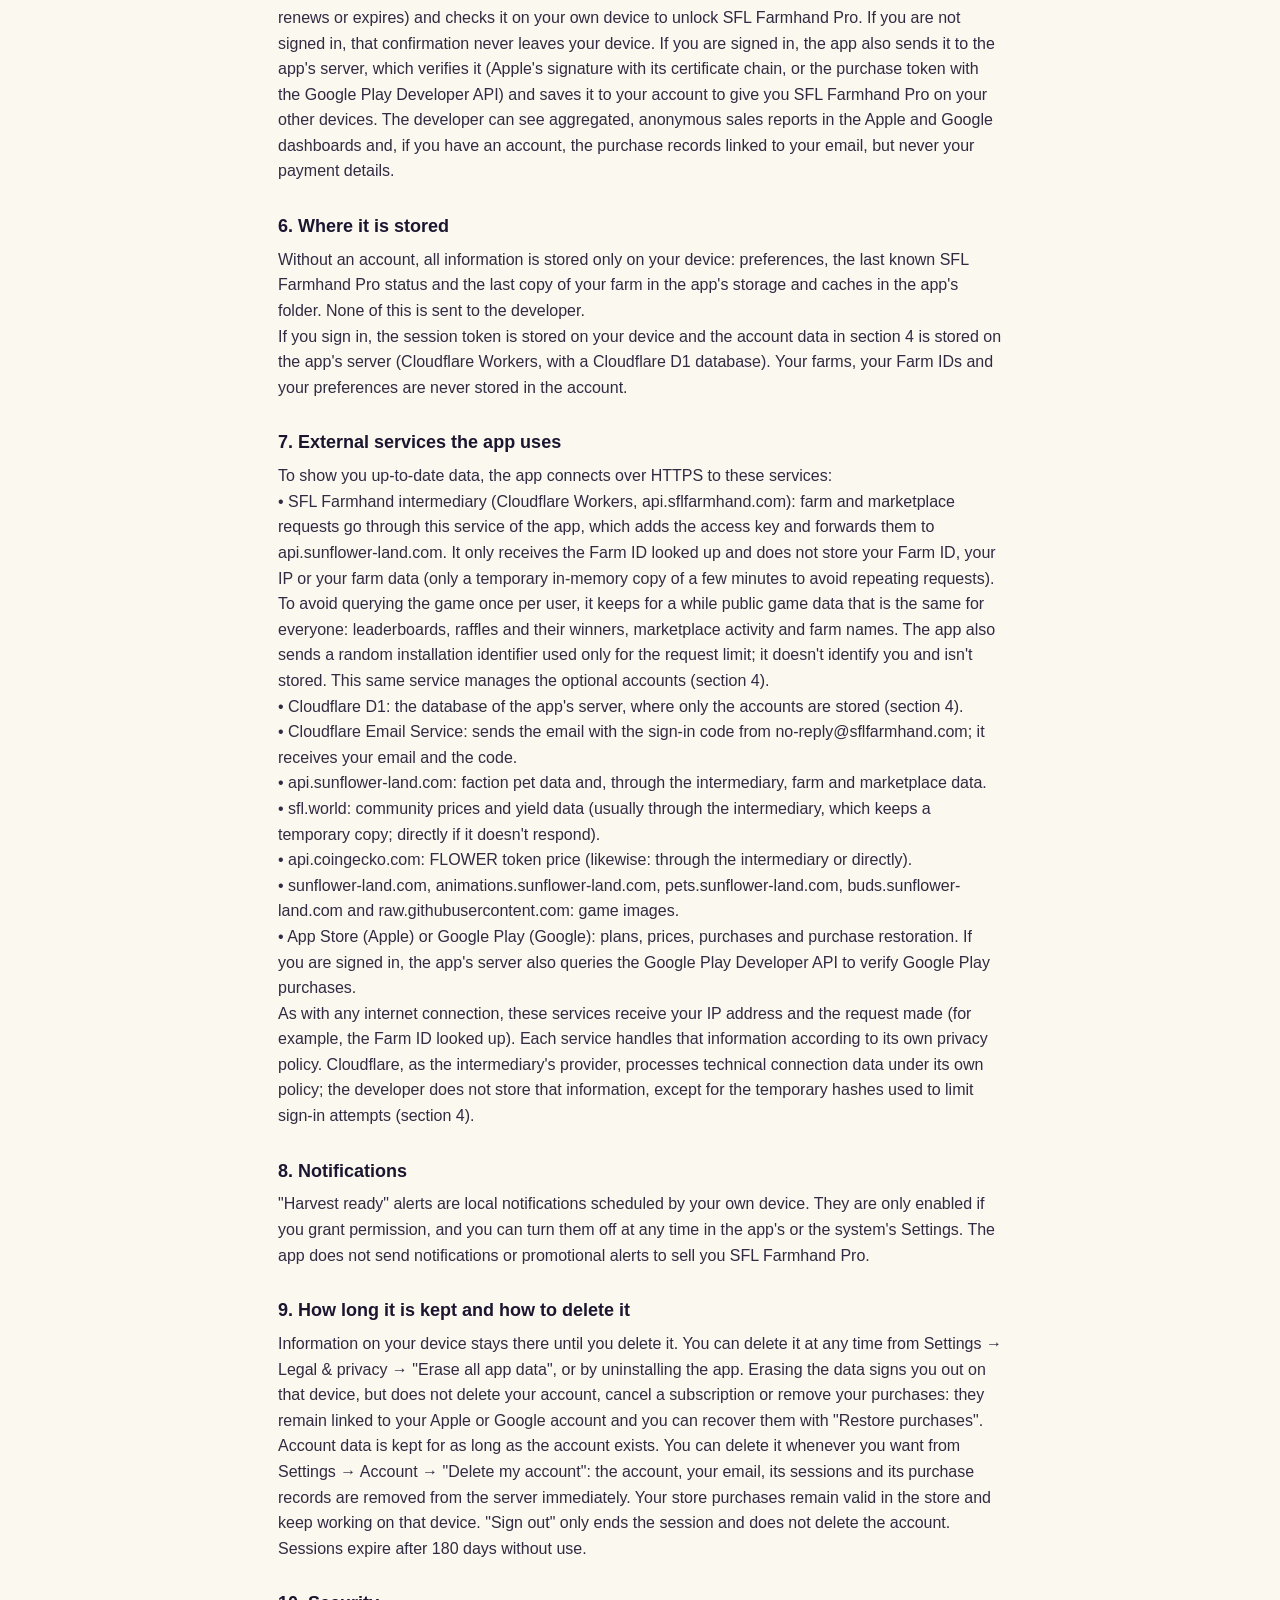
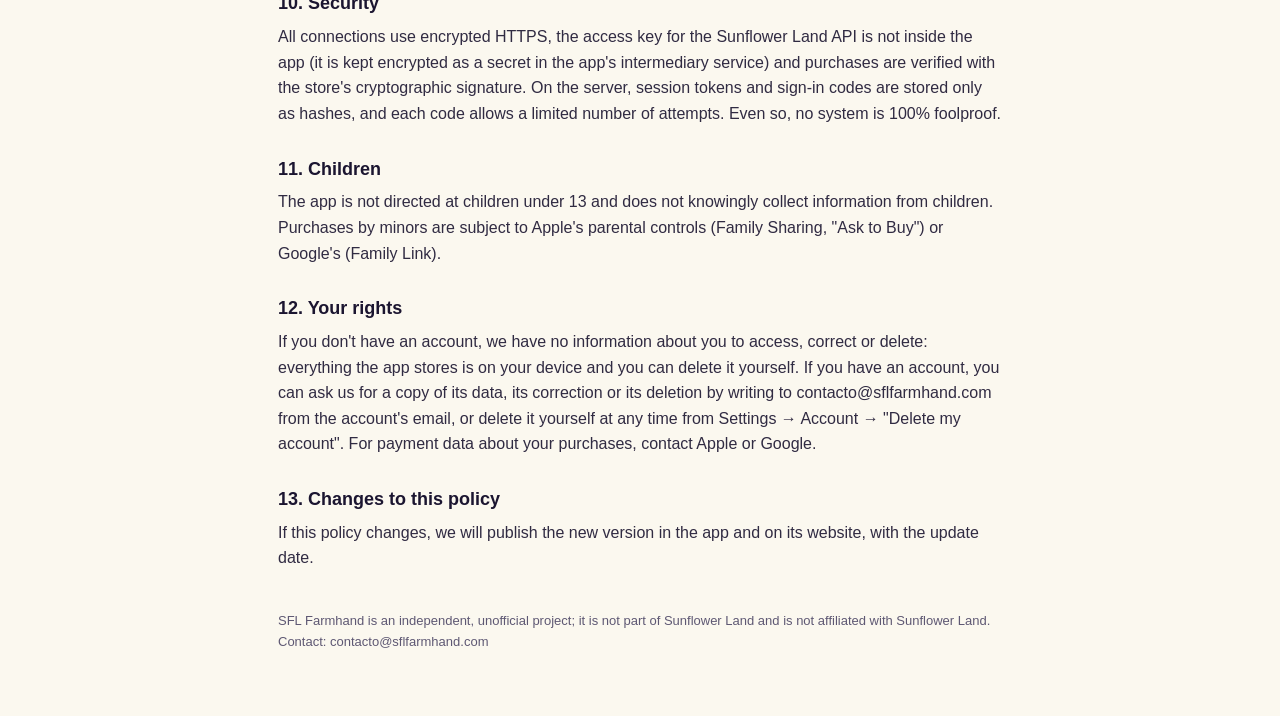
<file: privacy-en.html>
<!doctype html><html lang="en"><head><meta charset="utf-8"><meta name="viewport" content="width=device-width,initial-scale=1">
<title>Privacy Policy · SFL Farmhand</title><style>
:root{--bg:#0B0A14;--card:#181425;--text:#ECEAF4;--muted:#A9A3BE;--gold:#FFC53D;--mint:#6CF2B0}
@media (prefers-color-scheme: light){:root{--bg:#FBF8EF;--card:#FFFFFF;--text:#1B1530;--muted:#5E5873;--gold:#B7791F;--mint:#1F8A5B}}
*{box-sizing:border-box}body{margin:0;background:var(--bg);color:var(--text);font:16px/1.6 -apple-system,BlinkMacSystemFont,"Segoe UI",Roboto,sans-serif}
main{max-width:760px;margin:0 auto;padding:40px 18px 64px}h1{color:var(--gold);font-size:30px;margin:0 0 4px}
.meta{color:var(--muted);font-size:13px;margin-bottom:24px}h2{font-size:18px;margin:28px 0 6px}p{margin:0 0 10px;color:var(--text);opacity:.9;white-space:pre-line}
nav{display:flex;gap:14px;flex-wrap:wrap;margin-bottom:28px}nav a{color:var(--mint);text-decoration:none;font-weight:600}
.card{background:var(--card);border-radius:16px;padding:18px 20px;margin:14px 0}footer{margin-top:40px;color:var(--muted);font-size:13px}
</style></head><body><main><nav><a href="index-en.html">Home</a><a href="privacy-en.html">Privacy</a><a href="terms-en.html">Terms</a><a href="privacy.html">Español</a></nav>
<h1>Privacy Policy</h1><div class="meta">SFL Farmhand · Last updated: October 17, 2026</div>
<p>At SFL Farmhand your privacy comes first. The app works without an account and, if you don't sign in, collects no personal data. The account is optional: if you create one, we only store your email and your purchase records so you can use SFL Farmhand Pro on your other devices. Purchases are handled by the app store, not by us. This policy explains what information the app uses, where it is stored and who it communicates with.</p><h2>1. Controller</h2><p>SFL Farmhand is an independent app developed by Sebastian Hernandez. For any privacy question you can write to contacto@sflfarmhand.com.</p><h2>2. Data we don't collect</h2><p>We don't ask for your name, phone, location, contacts, photos or any other personal data. You don't need to sign up to use the app: the account is optional, only asks for an email and has no password (see section 4). We never see or store your payment details (card, bank account or billing address). We don't use analytics, advertising or tracking tools, and we don't sell or share data with third parties for commercial purposes.</p><h2>3. Information the app uses</h2><p>• Farm ID: the public number of your Sunflower Land farm that you enter at the start. It is only used to look up that farm's public data.
• Farm data: timers, inventory, level and other public information returned by the Sunflower Land API for that Farm ID.
• Preferences: app settings (currency, notifications, home order, daily plan, etc.).
• Account (optional): if you sign in, your email and the open session (see section 4).
• SFL Farmhand Pro status: whether you have the free version, the free trial, the quarterly subscription or the one-time payment plan, and the renewal date. It comes from the app store and, if you are signed in, also from your account, to unlock features.
• Temporary copies (cache): market prices, radar history and game images, so the app runs faster.</p><h2>4. Optional account</h2><p>The account is optional and the app works the same without it. It lets you use your account's SFL Farmhand Pro on your other devices (iPhone, Android and computer) with the same email and link a computer with your phone. To sign in, you enter your email and we send you a 6-digit code, valid for 10 minutes, from no-reply@sflfarmhand.com; there are no passwords. To link a computer, you scan the QR code it shows or type its short code, which expires after 5 minutes.
If you have an account, the app's server stores only:
• Your email, an account identifier and the dates of creation and last sign-in.
• Your open sessions: only a digest (SHA-256 hash) of the session token, the device type (iOS, Android or web), its name or model and the dates. Each session lasts 180 days and is renewed when used.
• Your account's SFL Farmhand Pro records: source (for example, the App Store), product, plan, original transaction identifier (for Google Play, only a hash of the purchase token), expiry date and status.
Sign-in codes are stored only as a hash and are deleted once used or expired. To limit attempts, hashes of the IP and the email are used, and they are deleted after about 2 days. The camera is only used, with your permission, to scan the computer's QR code; images are not saved or sent.</p><h2>5. Purchases and subscriptions</h2><p>In-app purchases (the quarterly subscription, its free trial and the one-time payment plan) are processed entirely through Apple's App Store or Google Play, with the account signed in on your device. Apple or Google handle payment and billing data according to their own privacy policies.
If you redeem an offer code, the redemption is also handled by Apple. The app receives from the store a signed confirmation of the purchase or redemption (which plan it is, when it started and when it renews or expires) and checks it on your own device to unlock SFL Farmhand Pro. If you are not signed in, that confirmation never leaves your device. If you are signed in, the app also sends it to the app's server, which verifies it (Apple's signature with its certificate chain, or the purchase token with the Google Play Developer API) and saves it to your account to give you SFL Farmhand Pro on your other devices. The developer can see aggregated, anonymous sales reports in the Apple and Google dashboards and, if you have an account, the purchase records linked to your email, but never your payment details.</p><h2>6. Where it is stored</h2><p>Without an account, all information is stored only on your device: preferences, the last known SFL Farmhand Pro status and the last copy of your farm in the app's storage and caches in the app's folder. None of this is sent to the developer.
If you sign in, the session token is stored on your device and the account data in section 4 is stored on the app's server (Cloudflare Workers, with a Cloudflare D1 database). Your farms, your Farm IDs and your preferences are never stored in the account.</p><h2>7. External services the app uses</h2><p>To show you up-to-date data, the app connects over HTTPS to these services:
• SFL Farmhand intermediary (Cloudflare Workers, api.sflfarmhand.com): farm and marketplace requests go through this service of the app, which adds the access key and forwards them to api.sunflower-land.com. It only receives the Farm ID looked up and does not store your Farm ID, your IP or your farm data (only a temporary in-memory copy of a few minutes to avoid repeating requests). To avoid querying the game once per user, it keeps for a while public game data that is the same for everyone: leaderboards, raffles and their winners, marketplace activity and farm names. The app also sends a random installation identifier used only for the request limit; it doesn't identify you and isn't stored. This same service manages the optional accounts (section 4).
• Cloudflare D1: the database of the app's server, where only the accounts are stored (section 4).
• Cloudflare Email Service: sends the email with the sign-in code from no-reply@sflfarmhand.com; it receives your email and the code.
• api.sunflower-land.com: faction pet data and, through the intermediary, farm and marketplace data.
• sfl.world: community prices and yield data (usually through the intermediary, which keeps a temporary copy; directly if it doesn't respond).
• api.coingecko.com: FLOWER token price (likewise: through the intermediary or directly).
• sunflower-land.com, animations.sunflower-land.com, pets.sunflower-land.com, buds.sunflower-land.com and raw.githubusercontent.com: game images.
• App Store (Apple) or Google Play (Google): plans, prices, purchases and purchase restoration. If you are signed in, the app's server also queries the Google Play Developer API to verify Google Play purchases.
As with any internet connection, these services receive your IP address and the request made (for example, the Farm ID looked up). Each service handles that information according to its own privacy policy. Cloudflare, as the intermediary's provider, processes technical connection data under its own policy; the developer does not store that information, except for the temporary hashes used to limit sign-in attempts (section 4).</p><h2>8. Notifications</h2><p>"Harvest ready" alerts are local notifications scheduled by your own device. They are only enabled if you grant permission, and you can turn them off at any time in the app's or the system's Settings. The app does not send notifications or promotional alerts to sell you SFL Farmhand Pro.</p><h2>9. How long it is kept and how to delete it</h2><p>Information on your device stays there until you delete it. You can delete it at any time from Settings → Legal &amp; privacy → "Erase all app data", or by uninstalling the app. Erasing the data signs you out on that device, but does not delete your account, cancel a subscription or remove your purchases: they remain linked to your Apple or Google account and you can recover them with "Restore purchases".
Account data is kept for as long as the account exists. You can delete it whenever you want from Settings → Account → "Delete my account": the account, your email, its sessions and its purchase records are removed from the server immediately. Your store purchases remain valid in the store and keep working on that device. "Sign out" only ends the session and does not delete the account. Sessions expire after 180 days without use.</p><h2>10. Security</h2><p>All connections use encrypted HTTPS, the access key for the Sunflower Land API is not inside the app (it is kept encrypted as a secret in the app's intermediary service) and purchases are verified with the store's cryptographic signature. On the server, session tokens and sign-in codes are stored only as hashes, and each code allows a limited number of attempts. Even so, no system is 100% foolproof.</p><h2>11. Children</h2><p>The app is not directed at children under 13 and does not knowingly collect information from children. Purchases by minors are subject to Apple's parental controls (Family Sharing, "Ask to Buy") or Google's (Family Link).</p><h2>12. Your rights</h2><p>If you don't have an account, we have no information about you to access, correct or delete: everything the app stores is on your device and you can delete it yourself. If you have an account, you can ask us for a copy of its data, its correction or its deletion by writing to contacto@sflfarmhand.com from the account's email, or delete it yourself at any time from Settings → Account → "Delete my account". For payment data about your purchases, contact Apple or Google.</p><h2>13. Changes to this policy</h2><p>If this policy changes, we will publish the new version in the app and on its website, with the update date.</p>
<footer>SFL Farmhand is an independent, unofficial project; it is not part of Sunflower Land and is not affiliated with Sunflower Land. Contact: contacto@sflfarmhand.com</footer></main></body></html>
</file>
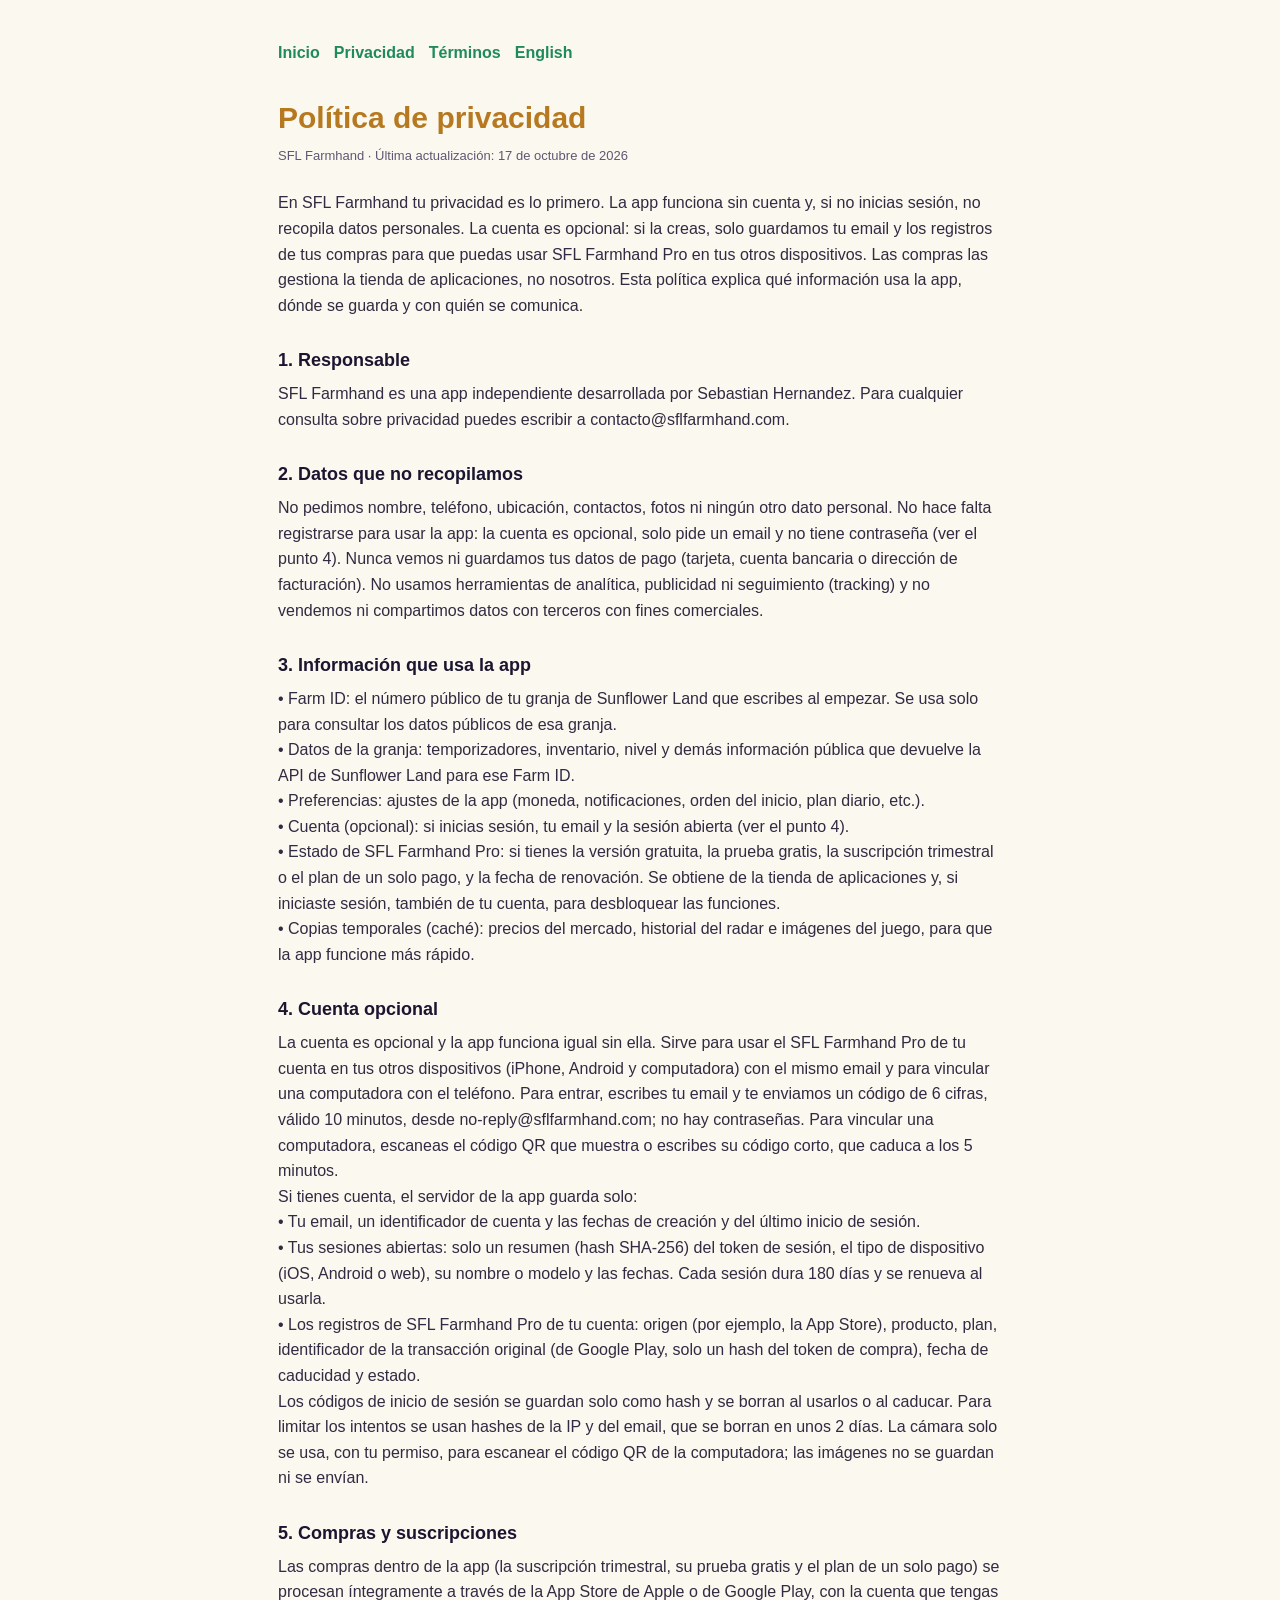
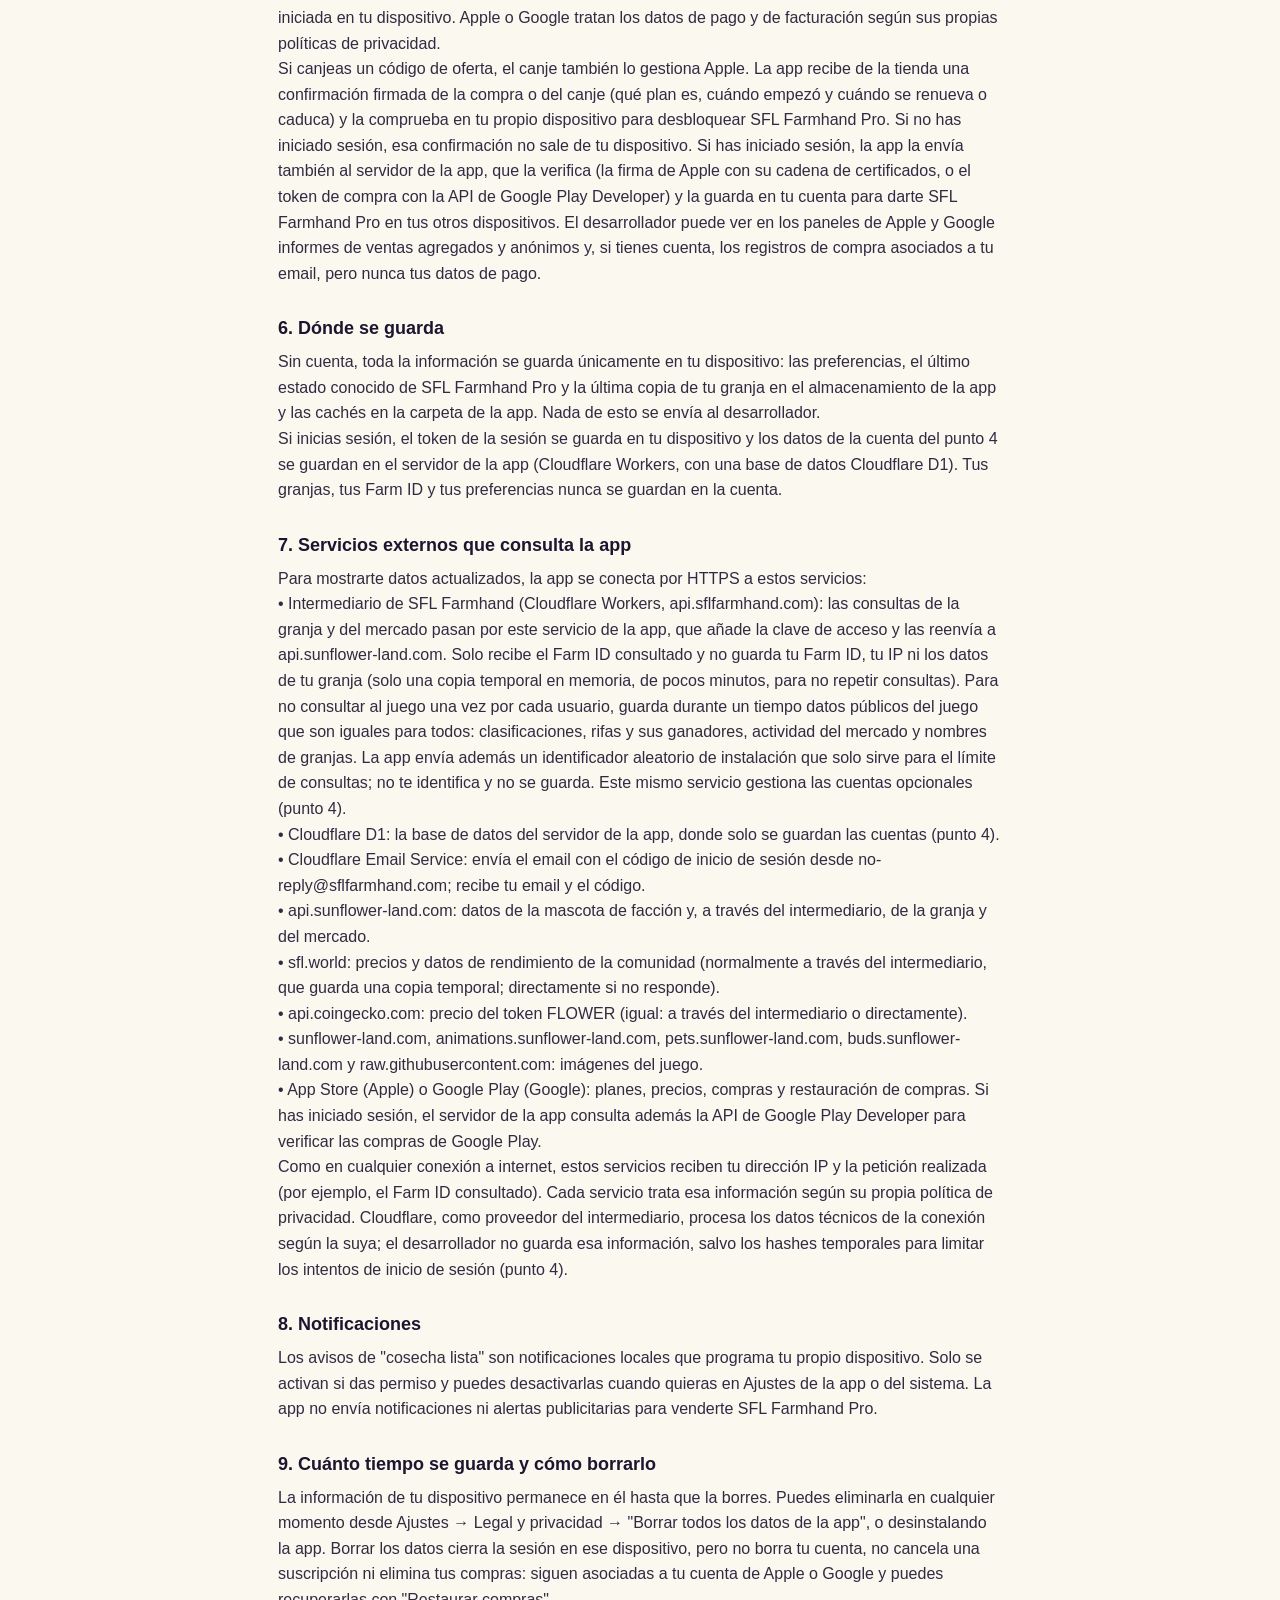
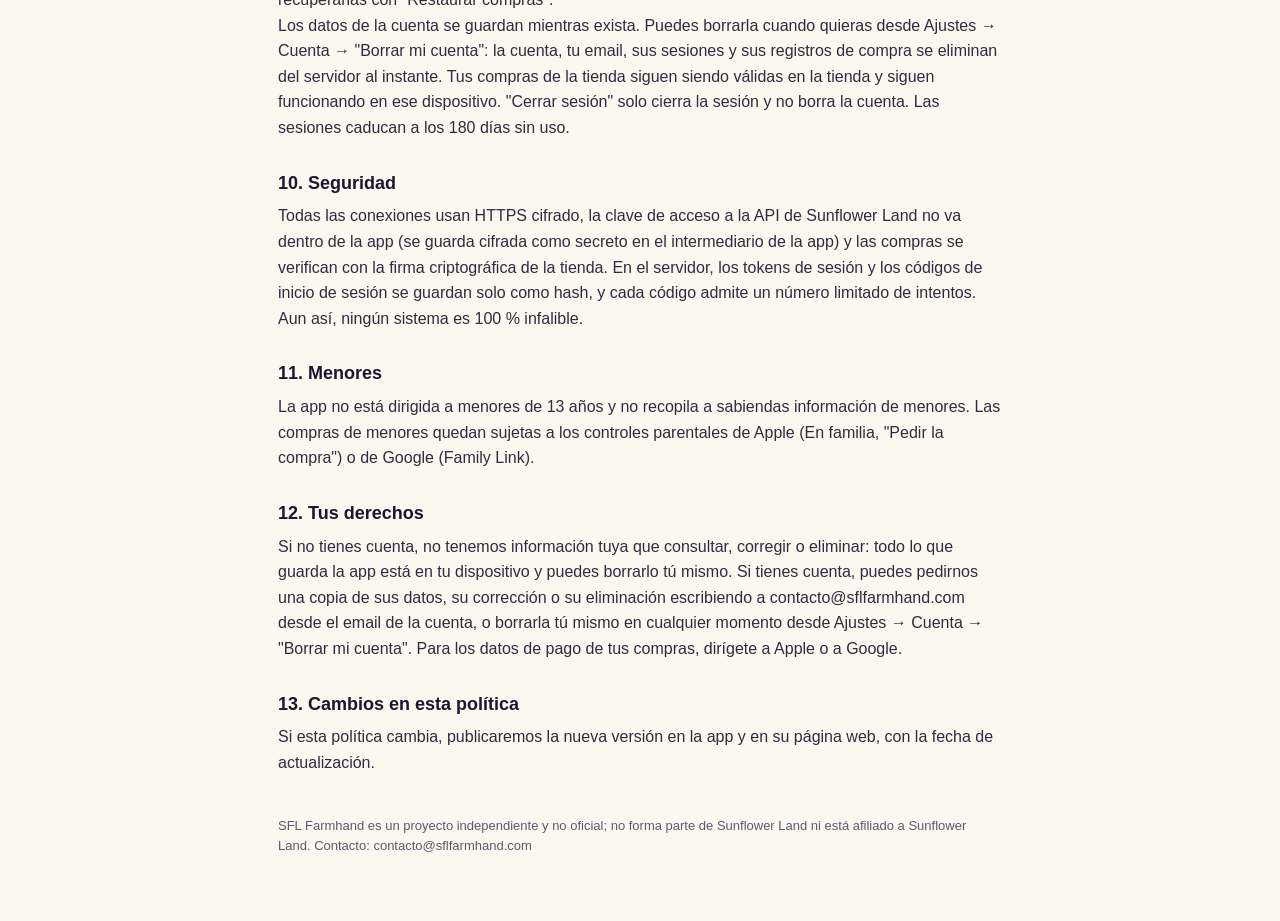
<file: privacy.html>
<!doctype html><html lang="es"><head><meta charset="utf-8"><meta name="viewport" content="width=device-width,initial-scale=1">
<title>Política de privacidad · SFL Farmhand</title><style>
:root{--bg:#0B0A14;--card:#181425;--text:#ECEAF4;--muted:#A9A3BE;--gold:#FFC53D;--mint:#6CF2B0}
@media (prefers-color-scheme: light){:root{--bg:#FBF8EF;--card:#FFFFFF;--text:#1B1530;--muted:#5E5873;--gold:#B7791F;--mint:#1F8A5B}}
*{box-sizing:border-box}body{margin:0;background:var(--bg);color:var(--text);font:16px/1.6 -apple-system,BlinkMacSystemFont,"Segoe UI",Roboto,sans-serif}
main{max-width:760px;margin:0 auto;padding:40px 18px 64px}h1{color:var(--gold);font-size:30px;margin:0 0 4px}
.meta{color:var(--muted);font-size:13px;margin-bottom:24px}h2{font-size:18px;margin:28px 0 6px}p{margin:0 0 10px;color:var(--text);opacity:.9;white-space:pre-line}
nav{display:flex;gap:14px;flex-wrap:wrap;margin-bottom:28px}nav a{color:var(--mint);text-decoration:none;font-weight:600}
.card{background:var(--card);border-radius:16px;padding:18px 20px;margin:14px 0}footer{margin-top:40px;color:var(--muted);font-size:13px}
</style></head><body><main><nav><a href="index.html">Inicio</a><a href="privacy.html">Privacidad</a><a href="terms.html">Términos</a><a href="privacy-en.html">English</a></nav>
<h1>Política de privacidad</h1><div class="meta">SFL Farmhand · Última actualización: 17 de octubre de 2026</div>
<p>En SFL Farmhand tu privacidad es lo primero. La app funciona sin cuenta y, si no inicias sesión, no recopila datos personales. La cuenta es opcional: si la creas, solo guardamos tu email y los registros de tus compras para que puedas usar SFL Farmhand Pro en tus otros dispositivos. Las compras las gestiona la tienda de aplicaciones, no nosotros. Esta política explica qué información usa la app, dónde se guarda y con quién se comunica.</p><h2>1. Responsable</h2><p>SFL Farmhand es una app independiente desarrollada por Sebastian Hernandez. Para cualquier consulta sobre privacidad puedes escribir a contacto@sflfarmhand.com.</p><h2>2. Datos que no recopilamos</h2><p>No pedimos nombre, teléfono, ubicación, contactos, fotos ni ningún otro dato personal. No hace falta registrarse para usar la app: la cuenta es opcional, solo pide un email y no tiene contraseña (ver el punto 4). Nunca vemos ni guardamos tus datos de pago (tarjeta, cuenta bancaria o dirección de facturación). No usamos herramientas de analítica, publicidad ni seguimiento (tracking) y no vendemos ni compartimos datos con terceros con fines comerciales.</p><h2>3. Información que usa la app</h2><p>• Farm ID: el número público de tu granja de Sunflower Land que escribes al empezar. Se usa solo para consultar los datos públicos de esa granja.
• Datos de la granja: temporizadores, inventario, nivel y demás información pública que devuelve la API de Sunflower Land para ese Farm ID.
• Preferencias: ajustes de la app (moneda, notificaciones, orden del inicio, plan diario, etc.).
• Cuenta (opcional): si inicias sesión, tu email y la sesión abierta (ver el punto 4).
• Estado de SFL Farmhand Pro: si tienes la versión gratuita, la prueba gratis, la suscripción trimestral o el plan de un solo pago, y la fecha de renovación. Se obtiene de la tienda de aplicaciones y, si iniciaste sesión, también de tu cuenta, para desbloquear las funciones.
• Copias temporales (caché): precios del mercado, historial del radar e imágenes del juego, para que la app funcione más rápido.</p><h2>4. Cuenta opcional</h2><p>La cuenta es opcional y la app funciona igual sin ella. Sirve para usar el SFL Farmhand Pro de tu cuenta en tus otros dispositivos (iPhone, Android y computadora) con el mismo email y para vincular una computadora con el teléfono. Para entrar, escribes tu email y te enviamos un código de 6 cifras, válido 10 minutos, desde no-reply@sflfarmhand.com; no hay contraseñas. Para vincular una computadora, escaneas el código QR que muestra o escribes su código corto, que caduca a los 5 minutos.
Si tienes cuenta, el servidor de la app guarda solo:
• Tu email, un identificador de cuenta y las fechas de creación y del último inicio de sesión.
• Tus sesiones abiertas: solo un resumen (hash SHA-256) del token de sesión, el tipo de dispositivo (iOS, Android o web), su nombre o modelo y las fechas. Cada sesión dura 180 días y se renueva al usarla.
• Los registros de SFL Farmhand Pro de tu cuenta: origen (por ejemplo, la App Store), producto, plan, identificador de la transacción original (de Google Play, solo un hash del token de compra), fecha de caducidad y estado.
Los códigos de inicio de sesión se guardan solo como hash y se borran al usarlos o al caducar. Para limitar los intentos se usan hashes de la IP y del email, que se borran en unos 2 días. La cámara solo se usa, con tu permiso, para escanear el código QR de la computadora; las imágenes no se guardan ni se envían.</p><h2>5. Compras y suscripciones</h2><p>Las compras dentro de la app (la suscripción trimestral, su prueba gratis y el plan de un solo pago) se procesan íntegramente a través de la App Store de Apple o de Google Play, con la cuenta que tengas iniciada en tu dispositivo. Apple o Google tratan los datos de pago y de facturación según sus propias políticas de privacidad.
Si canjeas un código de oferta, el canje también lo gestiona Apple. La app recibe de la tienda una confirmación firmada de la compra o del canje (qué plan es, cuándo empezó y cuándo se renueva o caduca) y la comprueba en tu propio dispositivo para desbloquear SFL Farmhand Pro. Si no has iniciado sesión, esa confirmación no sale de tu dispositivo. Si has iniciado sesión, la app la envía también al servidor de la app, que la verifica (la firma de Apple con su cadena de certificados, o el token de compra con la API de Google Play Developer) y la guarda en tu cuenta para darte SFL Farmhand Pro en tus otros dispositivos. El desarrollador puede ver en los paneles de Apple y Google informes de ventas agregados y anónimos y, si tienes cuenta, los registros de compra asociados a tu email, pero nunca tus datos de pago.</p><h2>6. Dónde se guarda</h2><p>Sin cuenta, toda la información se guarda únicamente en tu dispositivo: las preferencias, el último estado conocido de SFL Farmhand Pro y la última copia de tu granja en el almacenamiento de la app y las cachés en la carpeta de la app. Nada de esto se envía al desarrollador.
Si inicias sesión, el token de la sesión se guarda en tu dispositivo y los datos de la cuenta del punto 4 se guardan en el servidor de la app (Cloudflare Workers, con una base de datos Cloudflare D1). Tus granjas, tus Farm ID y tus preferencias nunca se guardan en la cuenta.</p><h2>7. Servicios externos que consulta la app</h2><p>Para mostrarte datos actualizados, la app se conecta por HTTPS a estos servicios:
• Intermediario de SFL Farmhand (Cloudflare Workers, api.sflfarmhand.com): las consultas de la granja y del mercado pasan por este servicio de la app, que añade la clave de acceso y las reenvía a api.sunflower-land.com. Solo recibe el Farm ID consultado y no guarda tu Farm ID, tu IP ni los datos de tu granja (solo una copia temporal en memoria, de pocos minutos, para no repetir consultas). Para no consultar al juego una vez por cada usuario, guarda durante un tiempo datos públicos del juego que son iguales para todos: clasificaciones, rifas y sus ganadores, actividad del mercado y nombres de granjas. La app envía además un identificador aleatorio de instalación que solo sirve para el límite de consultas; no te identifica y no se guarda. Este mismo servicio gestiona las cuentas opcionales (punto 4).
• Cloudflare D1: la base de datos del servidor de la app, donde solo se guardan las cuentas (punto 4).
• Cloudflare Email Service: envía el email con el código de inicio de sesión desde no-reply@sflfarmhand.com; recibe tu email y el código.
• api.sunflower-land.com: datos de la mascota de facción y, a través del intermediario, de la granja y del mercado.
• sfl.world: precios y datos de rendimiento de la comunidad (normalmente a través del intermediario, que guarda una copia temporal; directamente si no responde).
• api.coingecko.com: precio del token FLOWER (igual: a través del intermediario o directamente).
• sunflower-land.com, animations.sunflower-land.com, pets.sunflower-land.com, buds.sunflower-land.com y raw.githubusercontent.com: imágenes del juego.
• App Store (Apple) o Google Play (Google): planes, precios, compras y restauración de compras. Si has iniciado sesión, el servidor de la app consulta además la API de Google Play Developer para verificar las compras de Google Play.
Como en cualquier conexión a internet, estos servicios reciben tu dirección IP y la petición realizada (por ejemplo, el Farm ID consultado). Cada servicio trata esa información según su propia política de privacidad. Cloudflare, como proveedor del intermediario, procesa los datos técnicos de la conexión según la suya; el desarrollador no guarda esa información, salvo los hashes temporales para limitar los intentos de inicio de sesión (punto 4).</p><h2>8. Notificaciones</h2><p>Los avisos de "cosecha lista" son notificaciones locales que programa tu propio dispositivo. Solo se activan si das permiso y puedes desactivarlas cuando quieras en Ajustes de la app o del sistema. La app no envía notificaciones ni alertas publicitarias para venderte SFL Farmhand Pro.</p><h2>9. Cuánto tiempo se guarda y cómo borrarlo</h2><p>La información de tu dispositivo permanece en él hasta que la borres. Puedes eliminarla en cualquier momento desde Ajustes → Legal y privacidad → "Borrar todos los datos de la app", o desinstalando la app. Borrar los datos cierra la sesión en ese dispositivo, pero no borra tu cuenta, no cancela una suscripción ni elimina tus compras: siguen asociadas a tu cuenta de Apple o Google y puedes recuperarlas con "Restaurar compras".
Los datos de la cuenta se guardan mientras exista. Puedes borrarla cuando quieras desde Ajustes → Cuenta → "Borrar mi cuenta": la cuenta, tu email, sus sesiones y sus registros de compra se eliminan del servidor al instante. Tus compras de la tienda siguen siendo válidas en la tienda y siguen funcionando en ese dispositivo. "Cerrar sesión" solo cierra la sesión y no borra la cuenta. Las sesiones caducan a los 180 días sin uso.</p><h2>10. Seguridad</h2><p>Todas las conexiones usan HTTPS cifrado, la clave de acceso a la API de Sunflower Land no va dentro de la app (se guarda cifrada como secreto en el intermediario de la app) y las compras se verifican con la firma criptográfica de la tienda. En el servidor, los tokens de sesión y los códigos de inicio de sesión se guardan solo como hash, y cada código admite un número limitado de intentos. Aun así, ningún sistema es 100 % infalible.</p><h2>11. Menores</h2><p>La app no está dirigida a menores de 13 años y no recopila a sabiendas información de menores. Las compras de menores quedan sujetas a los controles parentales de Apple (En familia, "Pedir la compra") o de Google (Family Link).</p><h2>12. Tus derechos</h2><p>Si no tienes cuenta, no tenemos información tuya que consultar, corregir o eliminar: todo lo que guarda la app está en tu dispositivo y puedes borrarlo tú mismo. Si tienes cuenta, puedes pedirnos una copia de sus datos, su corrección o su eliminación escribiendo a contacto@sflfarmhand.com desde el email de la cuenta, o borrarla tú mismo en cualquier momento desde Ajustes → Cuenta → "Borrar mi cuenta". Para los datos de pago de tus compras, dirígete a Apple o a Google.</p><h2>13. Cambios en esta política</h2><p>Si esta política cambia, publicaremos la nueva versión en la app y en su página web, con la fecha de actualización.</p>
<footer>SFL Farmhand es un proyecto independiente y no oficial; no forma parte de Sunflower Land ni está afiliado a Sunflower Land. Contacto: contacto@sflfarmhand.com</footer></main></body></html>
</file>
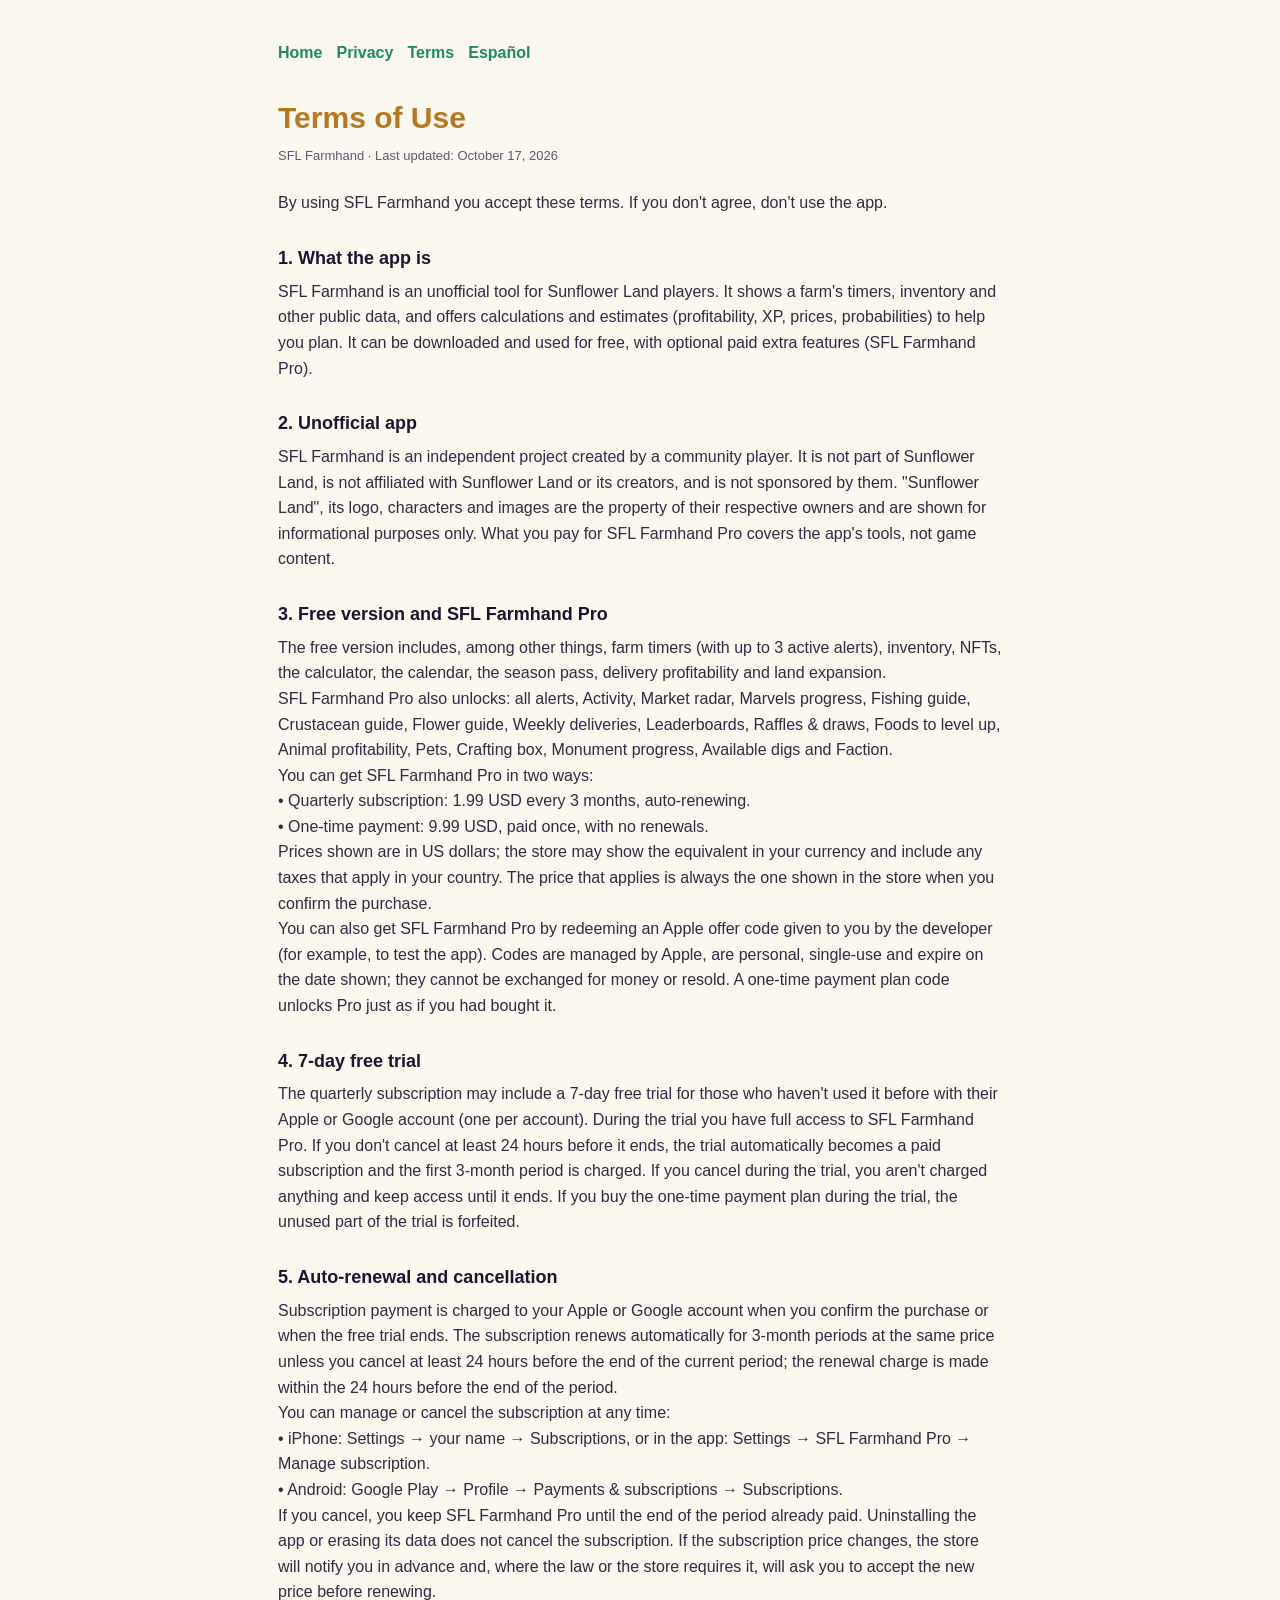
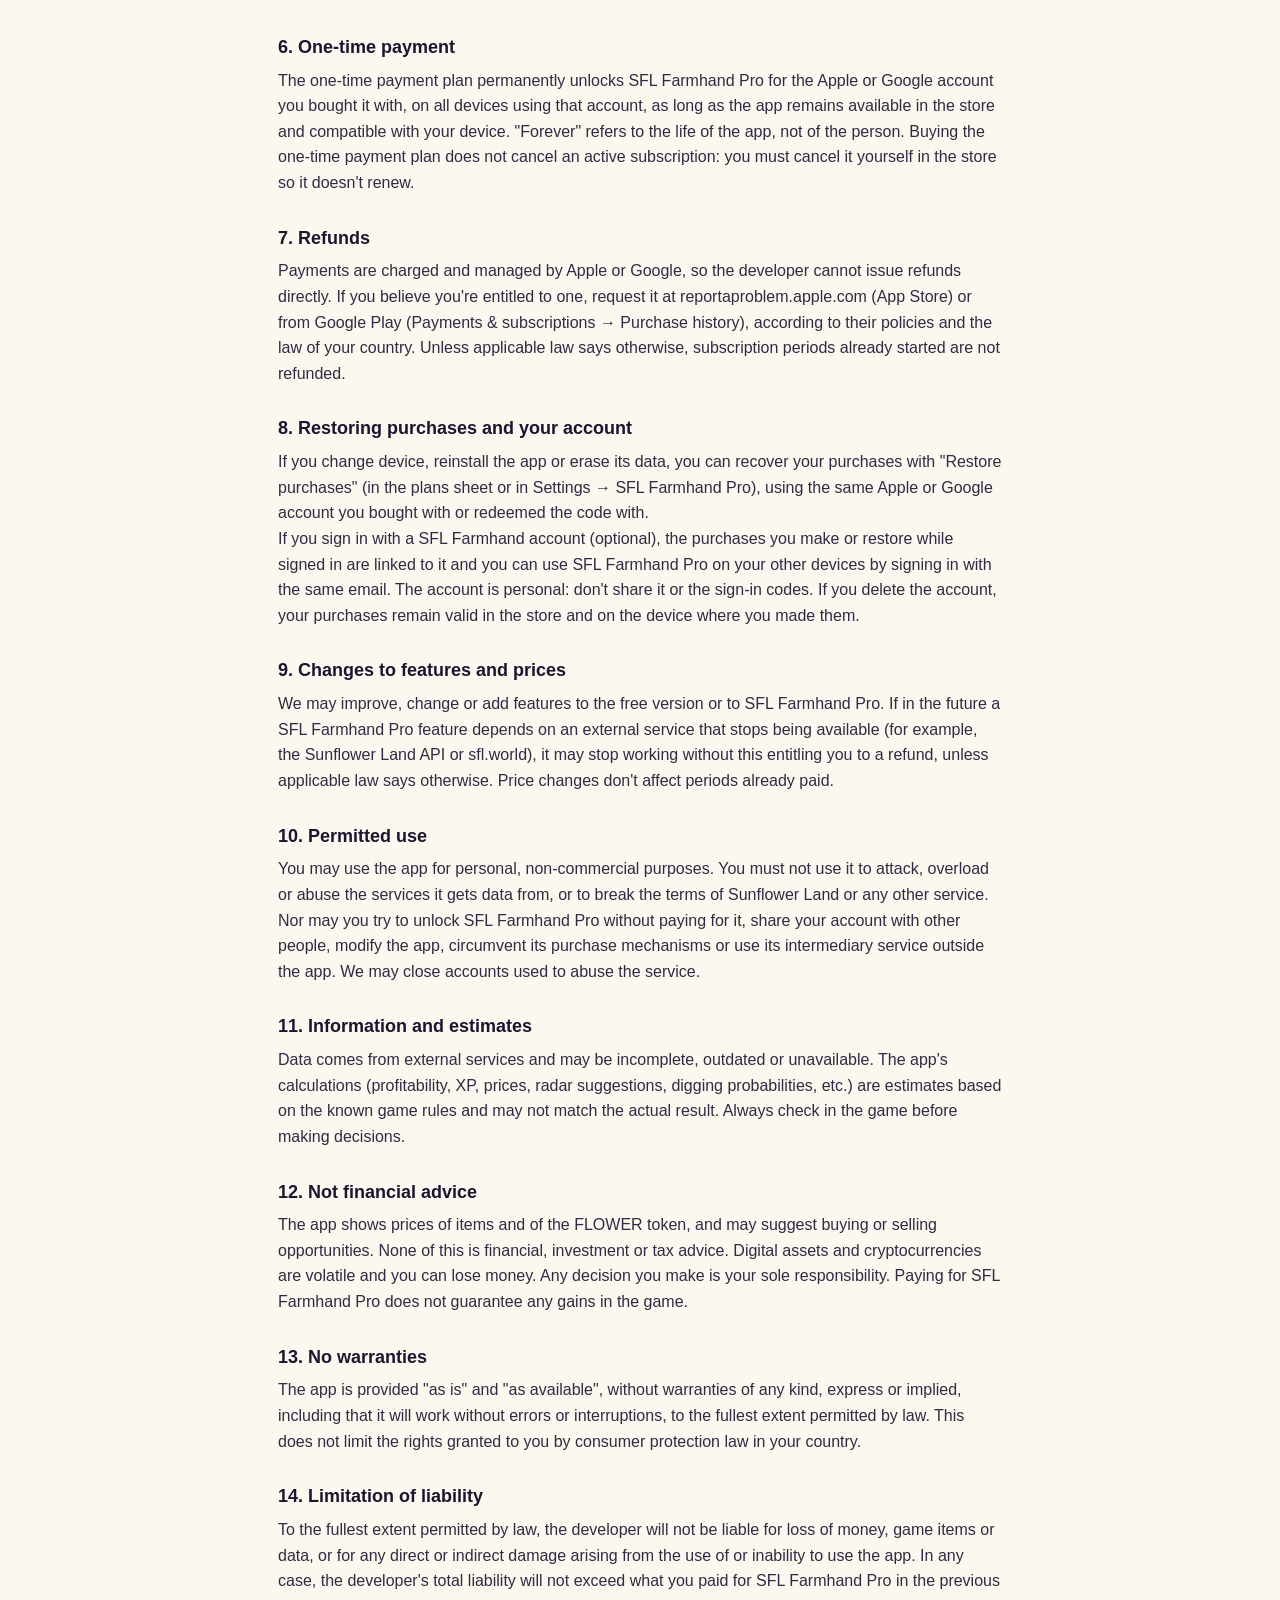
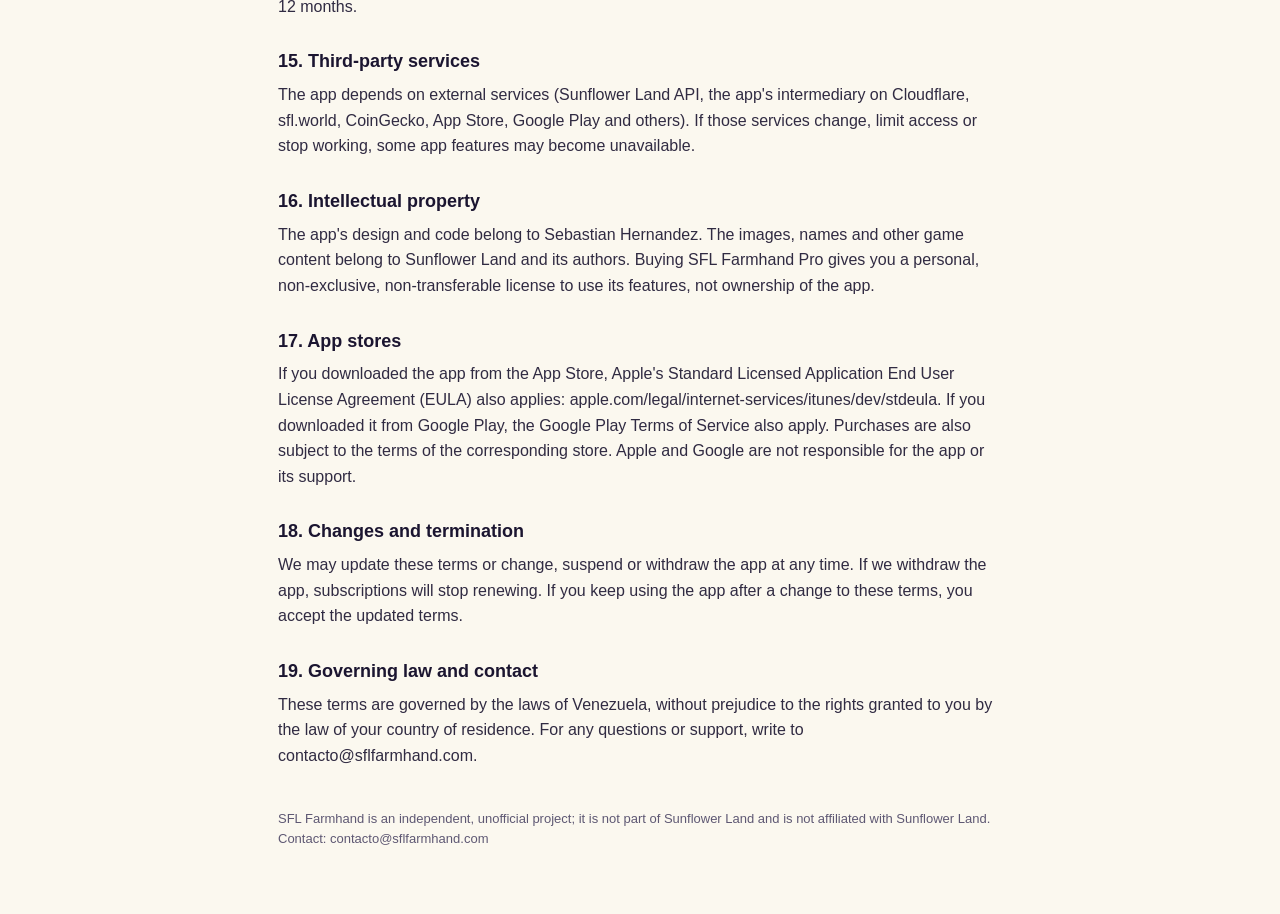
<file: terms-en.html>
<!doctype html><html lang="en"><head><meta charset="utf-8"><meta name="viewport" content="width=device-width,initial-scale=1">
<title>Terms of Use · SFL Farmhand</title><style>
:root{--bg:#0B0A14;--card:#181425;--text:#ECEAF4;--muted:#A9A3BE;--gold:#FFC53D;--mint:#6CF2B0}
@media (prefers-color-scheme: light){:root{--bg:#FBF8EF;--card:#FFFFFF;--text:#1B1530;--muted:#5E5873;--gold:#B7791F;--mint:#1F8A5B}}
*{box-sizing:border-box}body{margin:0;background:var(--bg);color:var(--text);font:16px/1.6 -apple-system,BlinkMacSystemFont,"Segoe UI",Roboto,sans-serif}
main{max-width:760px;margin:0 auto;padding:40px 18px 64px}h1{color:var(--gold);font-size:30px;margin:0 0 4px}
.meta{color:var(--muted);font-size:13px;margin-bottom:24px}h2{font-size:18px;margin:28px 0 6px}p{margin:0 0 10px;color:var(--text);opacity:.9;white-space:pre-line}
nav{display:flex;gap:14px;flex-wrap:wrap;margin-bottom:28px}nav a{color:var(--mint);text-decoration:none;font-weight:600}
.card{background:var(--card);border-radius:16px;padding:18px 20px;margin:14px 0}footer{margin-top:40px;color:var(--muted);font-size:13px}
</style></head><body><main><nav><a href="index-en.html">Home</a><a href="privacy-en.html">Privacy</a><a href="terms-en.html">Terms</a><a href="terms.html">Español</a></nav>
<h1>Terms of Use</h1><div class="meta">SFL Farmhand · Last updated: October 17, 2026</div>
<p>By using SFL Farmhand you accept these terms. If you don't agree, don't use the app.</p><h2>1. What the app is</h2><p>SFL Farmhand is an unofficial tool for Sunflower Land players. It shows a farm's timers, inventory and other public data, and offers calculations and estimates (profitability, XP, prices, probabilities) to help you plan. It can be downloaded and used for free, with optional paid extra features (SFL Farmhand Pro).</p><h2>2. Unofficial app</h2><p>SFL Farmhand is an independent project created by a community player. It is not part of Sunflower Land, is not affiliated with Sunflower Land or its creators, and is not sponsored by them. "Sunflower Land", its logo, characters and images are the property of their respective owners and are shown for informational purposes only. What you pay for SFL Farmhand Pro covers the app's tools, not game content.</p><h2>3. Free version and SFL Farmhand Pro</h2><p>The free version includes, among other things, farm timers (with up to 3 active alerts), inventory, NFTs, the calculator, the calendar, the season pass, delivery profitability and land expansion.
SFL Farmhand Pro also unlocks: all alerts, Activity, Market radar, Marvels progress, Fishing guide, Crustacean guide, Flower guide, Weekly deliveries, Leaderboards, Raffles &amp; draws, Foods to level up, Animal profitability, Pets, Crafting box, Monument progress, Available digs and Faction.
You can get SFL Farmhand Pro in two ways:
• Quarterly subscription: 1.99 USD every 3 months, auto-renewing.
• One-time payment: 9.99 USD, paid once, with no renewals.
Prices shown are in US dollars; the store may show the equivalent in your currency and include any taxes that apply in your country. The price that applies is always the one shown in the store when you confirm the purchase.
You can also get SFL Farmhand Pro by redeeming an Apple offer code given to you by the developer (for example, to test the app). Codes are managed by Apple, are personal, single-use and expire on the date shown; they cannot be exchanged for money or resold. A one-time payment plan code unlocks Pro just as if you had bought it.</p><h2>4. 7-day free trial</h2><p>The quarterly subscription may include a 7-day free trial for those who haven't used it before with their Apple or Google account (one per account). During the trial you have full access to SFL Farmhand Pro. If you don't cancel at least 24 hours before it ends, the trial automatically becomes a paid subscription and the first 3-month period is charged. If you cancel during the trial, you aren't charged anything and keep access until it ends. If you buy the one-time payment plan during the trial, the unused part of the trial is forfeited.</p><h2>5. Auto-renewal and cancellation</h2><p>Subscription payment is charged to your Apple or Google account when you confirm the purchase or when the free trial ends. The subscription renews automatically for 3-month periods at the same price unless you cancel at least 24 hours before the end of the current period; the renewal charge is made within the 24 hours before the end of the period.
You can manage or cancel the subscription at any time:
• iPhone: Settings → your name → Subscriptions, or in the app: Settings → SFL Farmhand Pro → Manage subscription.
• Android: Google Play → Profile → Payments &amp; subscriptions → Subscriptions.
If you cancel, you keep SFL Farmhand Pro until the end of the period already paid. Uninstalling the app or erasing its data does not cancel the subscription. If the subscription price changes, the store will notify you in advance and, where the law or the store requires it, will ask you to accept the new price before renewing.</p><h2>6. One-time payment</h2><p>The one-time payment plan permanently unlocks SFL Farmhand Pro for the Apple or Google account you bought it with, on all devices using that account, as long as the app remains available in the store and compatible with your device. "Forever" refers to the life of the app, not of the person. Buying the one-time payment plan does not cancel an active subscription: you must cancel it yourself in the store so it doesn't renew.</p><h2>7. Refunds</h2><p>Payments are charged and managed by Apple or Google, so the developer cannot issue refunds directly. If you believe you're entitled to one, request it at reportaproblem.apple.com (App Store) or from Google Play (Payments &amp; subscriptions → Purchase history), according to their policies and the law of your country. Unless applicable law says otherwise, subscription periods already started are not refunded.</p><h2>8. Restoring purchases and your account</h2><p>If you change device, reinstall the app or erase its data, you can recover your purchases with "Restore purchases" (in the plans sheet or in Settings → SFL Farmhand Pro), using the same Apple or Google account you bought with or redeemed the code with.
If you sign in with a SFL Farmhand account (optional), the purchases you make or restore while signed in are linked to it and you can use SFL Farmhand Pro on your other devices by signing in with the same email. The account is personal: don't share it or the sign-in codes. If you delete the account, your purchases remain valid in the store and on the device where you made them.</p><h2>9. Changes to features and prices</h2><p>We may improve, change or add features to the free version or to SFL Farmhand Pro. If in the future a SFL Farmhand Pro feature depends on an external service that stops being available (for example, the Sunflower Land API or sfl.world), it may stop working without this entitling you to a refund, unless applicable law says otherwise. Price changes don't affect periods already paid.</p><h2>10. Permitted use</h2><p>You may use the app for personal, non-commercial purposes. You must not use it to attack, overload or abuse the services it gets data from, or to break the terms of Sunflower Land or any other service. Nor may you try to unlock SFL Farmhand Pro without paying for it, share your account with other people, modify the app, circumvent its purchase mechanisms or use its intermediary service outside the app. We may close accounts used to abuse the service.</p><h2>11. Information and estimates</h2><p>Data comes from external services and may be incomplete, outdated or unavailable. The app's calculations (profitability, XP, prices, radar suggestions, digging probabilities, etc.) are estimates based on the known game rules and may not match the actual result. Always check in the game before making decisions.</p><h2>12. Not financial advice</h2><p>The app shows prices of items and of the FLOWER token, and may suggest buying or selling opportunities. None of this is financial, investment or tax advice. Digital assets and cryptocurrencies are volatile and you can lose money. Any decision you make is your sole responsibility. Paying for SFL Farmhand Pro does not guarantee any gains in the game.</p><h2>13. No warranties</h2><p>The app is provided "as is" and "as available", without warranties of any kind, express or implied, including that it will work without errors or interruptions, to the fullest extent permitted by law. This does not limit the rights granted to you by consumer protection law in your country.</p><h2>14. Limitation of liability</h2><p>To the fullest extent permitted by law, the developer will not be liable for loss of money, game items or data, or for any direct or indirect damage arising from the use of or inability to use the app. In any case, the developer's total liability will not exceed what you paid for SFL Farmhand Pro in the previous 12 months.</p><h2>15. Third-party services</h2><p>The app depends on external services (Sunflower Land API, the app's intermediary on Cloudflare, sfl.world, CoinGecko, App Store, Google Play and others). If those services change, limit access or stop working, some app features may become unavailable.</p><h2>16. Intellectual property</h2><p>The app's design and code belong to Sebastian Hernandez. The images, names and other game content belong to Sunflower Land and its authors. Buying SFL Farmhand Pro gives you a personal, non-exclusive, non-transferable license to use its features, not ownership of the app.</p><h2>17. App stores</h2><p>If you downloaded the app from the App Store, Apple's Standard Licensed Application End User License Agreement (EULA) also applies: apple.com/legal/internet-services/itunes/dev/stdeula. If you downloaded it from Google Play, the Google Play Terms of Service also apply. Purchases are also subject to the terms of the corresponding store. Apple and Google are not responsible for the app or its support.</p><h2>18. Changes and termination</h2><p>We may update these terms or change, suspend or withdraw the app at any time. If we withdraw the app, subscriptions will stop renewing. If you keep using the app after a change to these terms, you accept the updated terms.</p><h2>19. Governing law and contact</h2><p>These terms are governed by the laws of Venezuela, without prejudice to the rights granted to you by the law of your country of residence. For any questions or support, write to contacto@sflfarmhand.com.</p>
<footer>SFL Farmhand is an independent, unofficial project; it is not part of Sunflower Land and is not affiliated with Sunflower Land. Contact: contacto@sflfarmhand.com</footer></main></body></html>
</file>
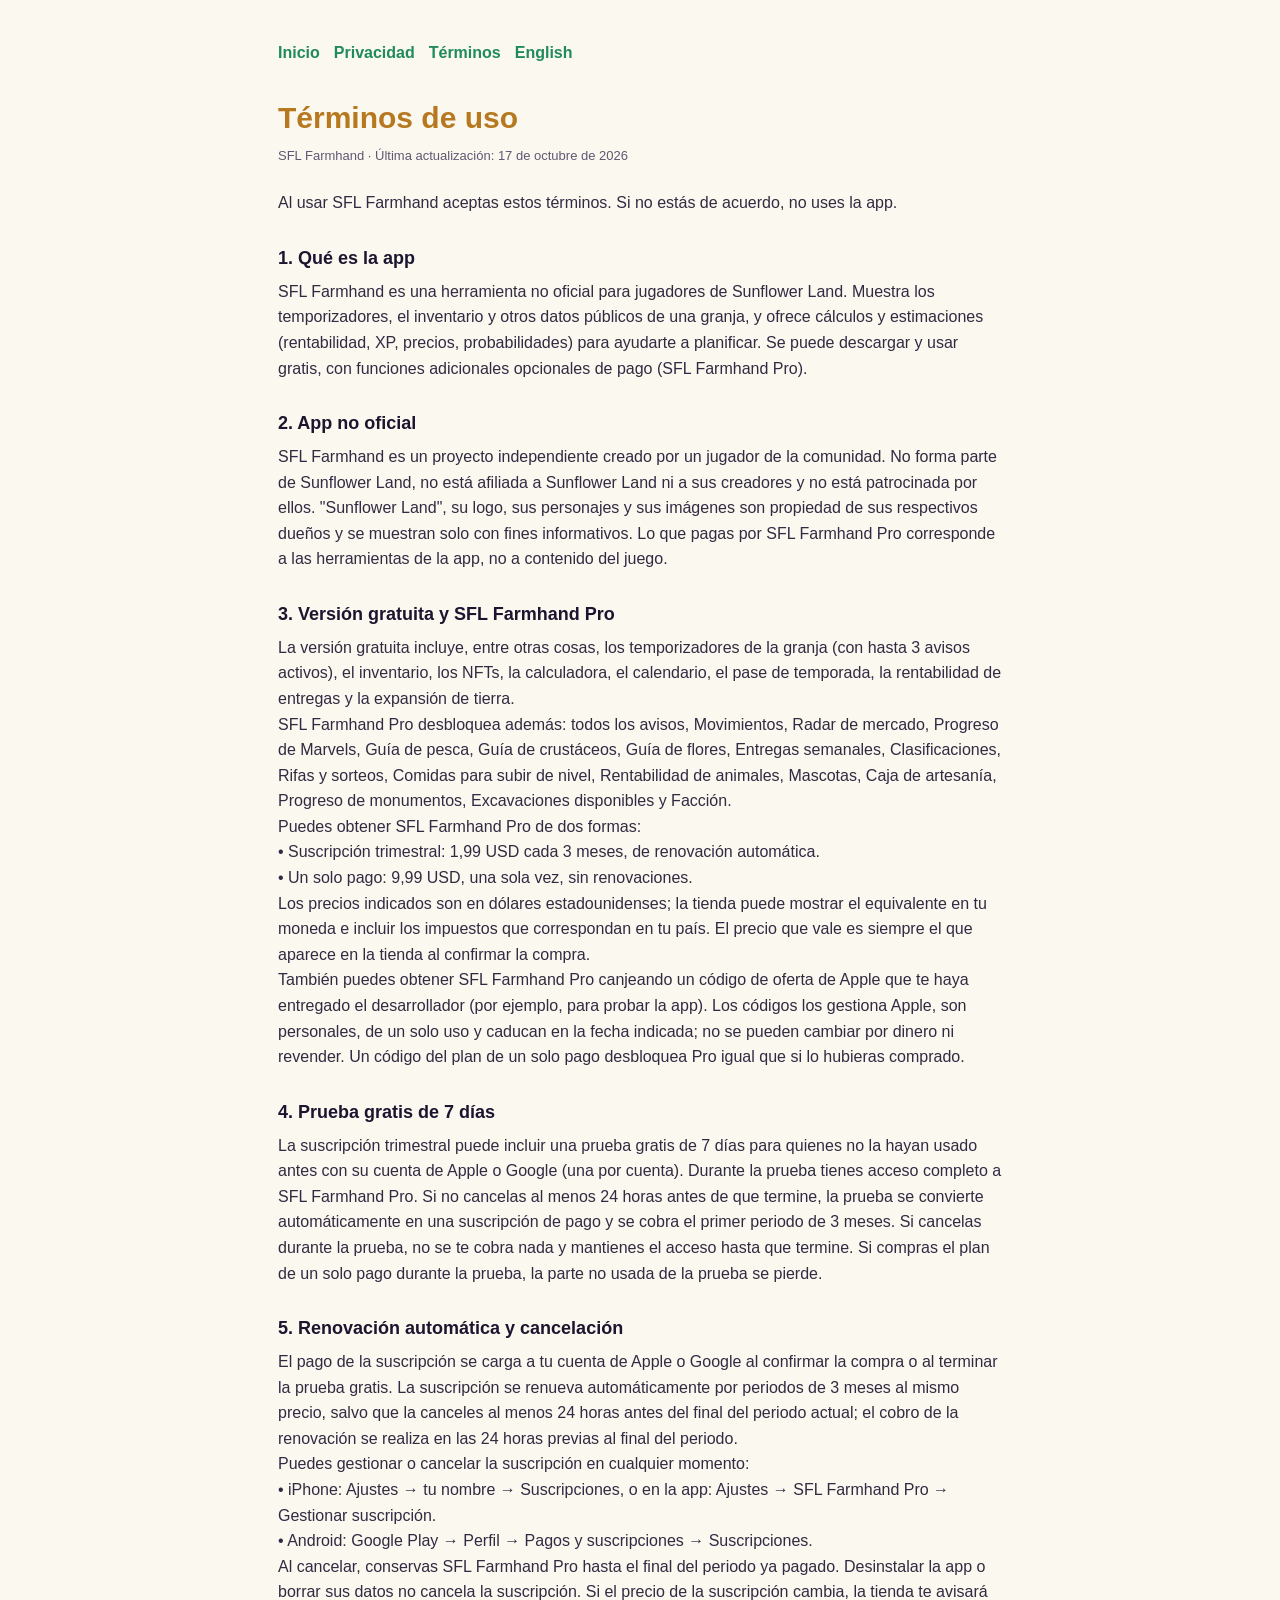
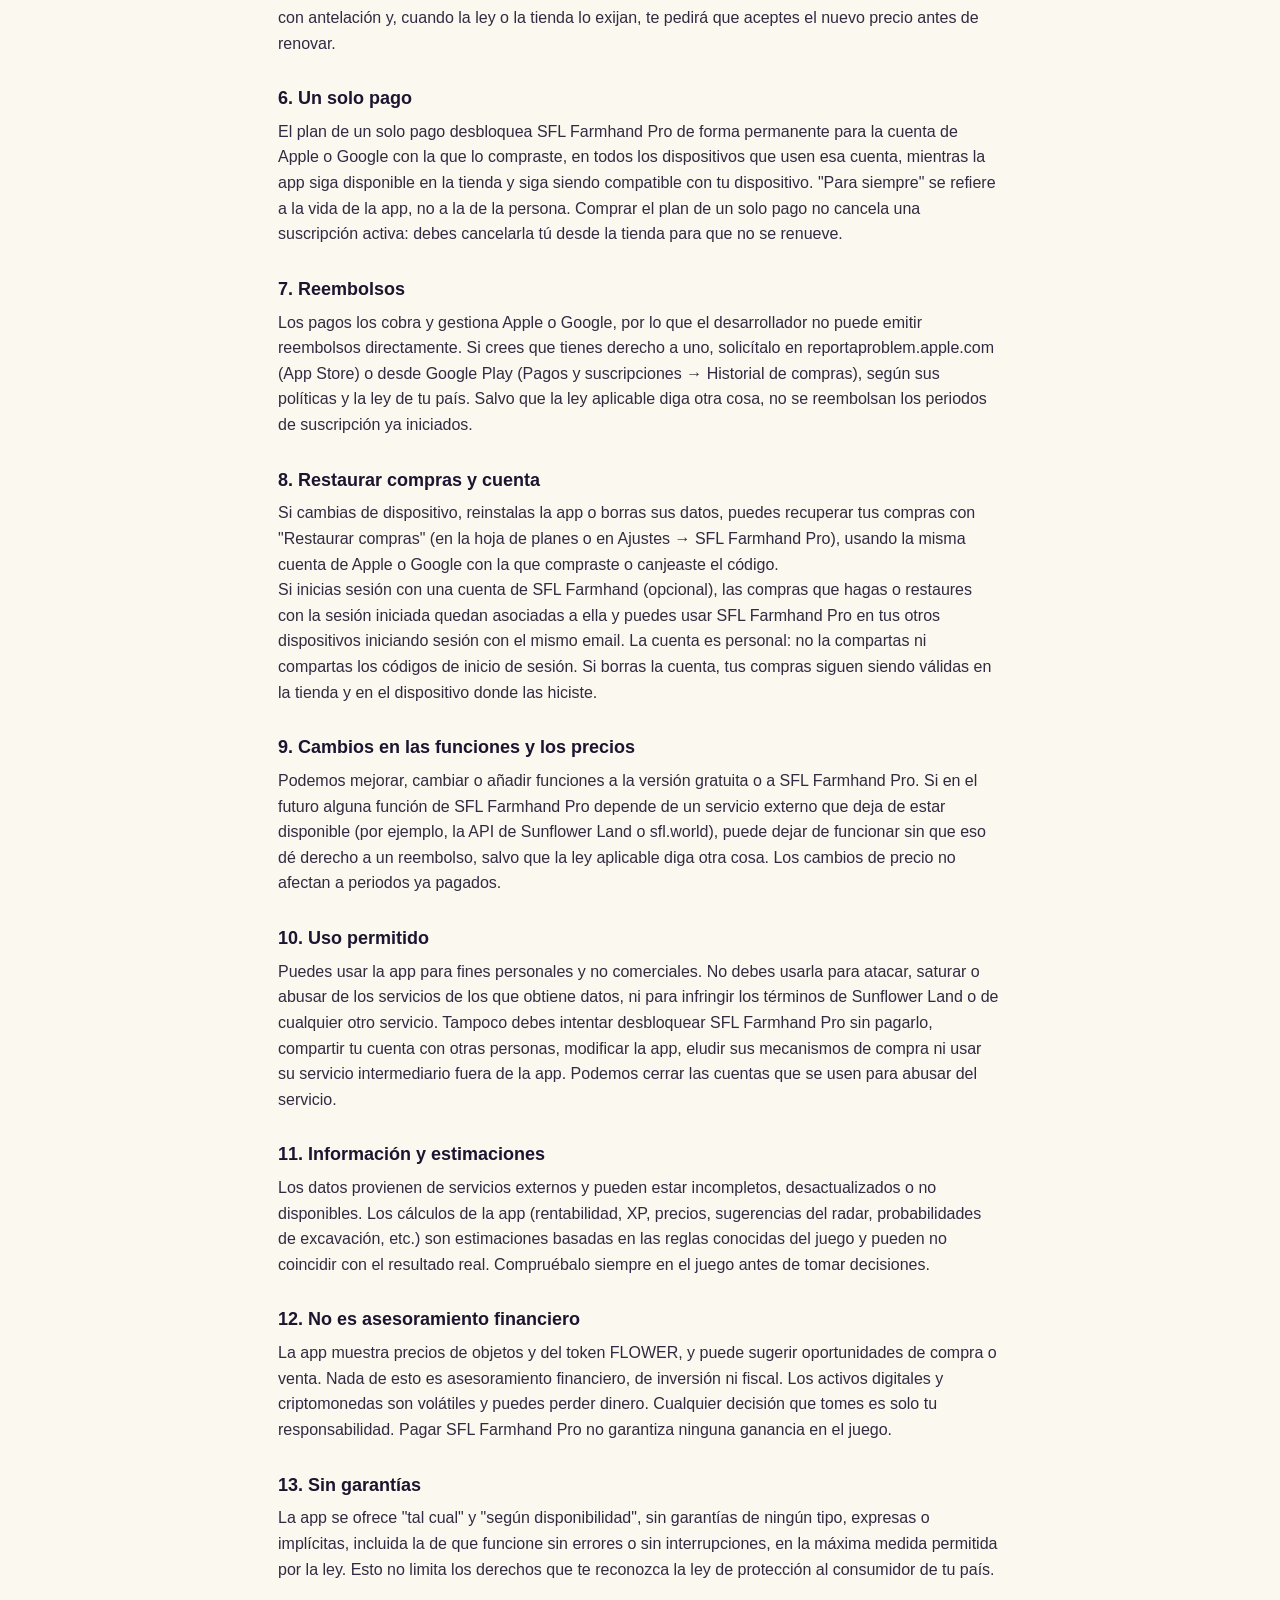
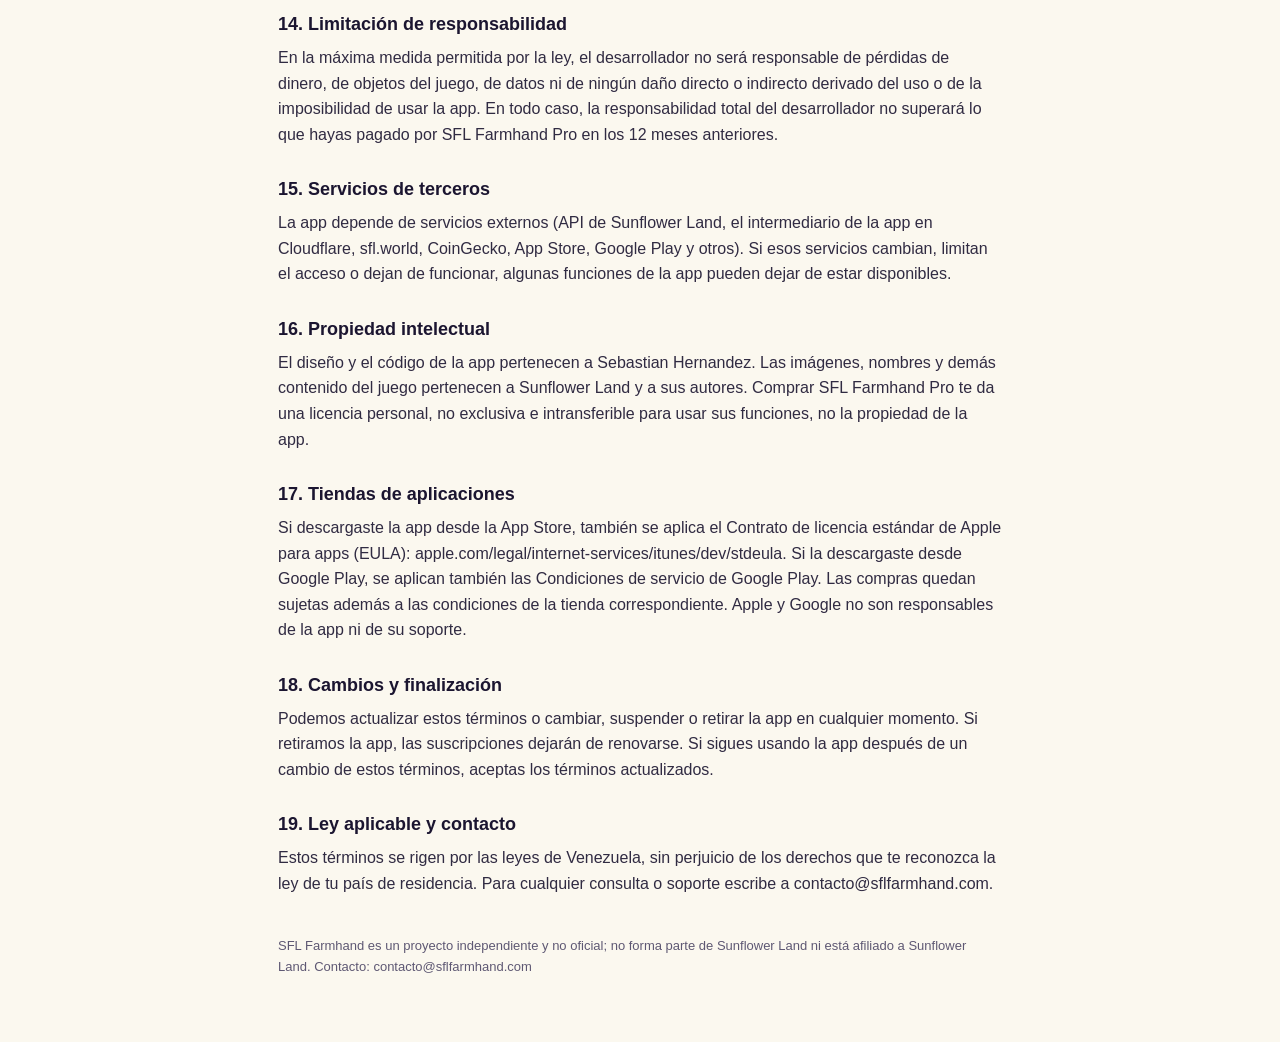
<file: terms.html>
<!doctype html><html lang="es"><head><meta charset="utf-8"><meta name="viewport" content="width=device-width,initial-scale=1">
<title>Términos de uso · SFL Farmhand</title><style>
:root{--bg:#0B0A14;--card:#181425;--text:#ECEAF4;--muted:#A9A3BE;--gold:#FFC53D;--mint:#6CF2B0}
@media (prefers-color-scheme: light){:root{--bg:#FBF8EF;--card:#FFFFFF;--text:#1B1530;--muted:#5E5873;--gold:#B7791F;--mint:#1F8A5B}}
*{box-sizing:border-box}body{margin:0;background:var(--bg);color:var(--text);font:16px/1.6 -apple-system,BlinkMacSystemFont,"Segoe UI",Roboto,sans-serif}
main{max-width:760px;margin:0 auto;padding:40px 18px 64px}h1{color:var(--gold);font-size:30px;margin:0 0 4px}
.meta{color:var(--muted);font-size:13px;margin-bottom:24px}h2{font-size:18px;margin:28px 0 6px}p{margin:0 0 10px;color:var(--text);opacity:.9;white-space:pre-line}
nav{display:flex;gap:14px;flex-wrap:wrap;margin-bottom:28px}nav a{color:var(--mint);text-decoration:none;font-weight:600}
.card{background:var(--card);border-radius:16px;padding:18px 20px;margin:14px 0}footer{margin-top:40px;color:var(--muted);font-size:13px}
</style></head><body><main><nav><a href="index.html">Inicio</a><a href="privacy.html">Privacidad</a><a href="terms.html">Términos</a><a href="terms-en.html">English</a></nav>
<h1>Términos de uso</h1><div class="meta">SFL Farmhand · Última actualización: 17 de octubre de 2026</div>
<p>Al usar SFL Farmhand aceptas estos términos. Si no estás de acuerdo, no uses la app.</p><h2>1. Qué es la app</h2><p>SFL Farmhand es una herramienta no oficial para jugadores de Sunflower Land. Muestra los temporizadores, el inventario y otros datos públicos de una granja, y ofrece cálculos y estimaciones (rentabilidad, XP, precios, probabilidades) para ayudarte a planificar. Se puede descargar y usar gratis, con funciones adicionales opcionales de pago (SFL Farmhand Pro).</p><h2>2. App no oficial</h2><p>SFL Farmhand es un proyecto independiente creado por un jugador de la comunidad. No forma parte de Sunflower Land, no está afiliada a Sunflower Land ni a sus creadores y no está patrocinada por ellos. "Sunflower Land", su logo, sus personajes y sus imágenes son propiedad de sus respectivos dueños y se muestran solo con fines informativos. Lo que pagas por SFL Farmhand Pro corresponde a las herramientas de la app, no a contenido del juego.</p><h2>3. Versión gratuita y SFL Farmhand Pro</h2><p>La versión gratuita incluye, entre otras cosas, los temporizadores de la granja (con hasta 3 avisos activos), el inventario, los NFTs, la calculadora, el calendario, el pase de temporada, la rentabilidad de entregas y la expansión de tierra.
SFL Farmhand Pro desbloquea además: todos los avisos, Movimientos, Radar de mercado, Progreso de Marvels, Guía de pesca, Guía de crustáceos, Guía de flores, Entregas semanales, Clasificaciones, Rifas y sorteos, Comidas para subir de nivel, Rentabilidad de animales, Mascotas, Caja de artesanía, Progreso de monumentos, Excavaciones disponibles y Facción.
Puedes obtener SFL Farmhand Pro de dos formas:
• Suscripción trimestral: 1,99 USD cada 3 meses, de renovación automática.
• Un solo pago: 9,99 USD, una sola vez, sin renovaciones.
Los precios indicados son en dólares estadounidenses; la tienda puede mostrar el equivalente en tu moneda e incluir los impuestos que correspondan en tu país. El precio que vale es siempre el que aparece en la tienda al confirmar la compra.
También puedes obtener SFL Farmhand Pro canjeando un código de oferta de Apple que te haya entregado el desarrollador (por ejemplo, para probar la app). Los códigos los gestiona Apple, son personales, de un solo uso y caducan en la fecha indicada; no se pueden cambiar por dinero ni revender. Un código del plan de un solo pago desbloquea Pro igual que si lo hubieras comprado.</p><h2>4. Prueba gratis de 7 días</h2><p>La suscripción trimestral puede incluir una prueba gratis de 7 días para quienes no la hayan usado antes con su cuenta de Apple o Google (una por cuenta). Durante la prueba tienes acceso completo a SFL Farmhand Pro. Si no cancelas al menos 24 horas antes de que termine, la prueba se convierte automáticamente en una suscripción de pago y se cobra el primer periodo de 3 meses. Si cancelas durante la prueba, no se te cobra nada y mantienes el acceso hasta que termine. Si compras el plan de un solo pago durante la prueba, la parte no usada de la prueba se pierde.</p><h2>5. Renovación automática y cancelación</h2><p>El pago de la suscripción se carga a tu cuenta de Apple o Google al confirmar la compra o al terminar la prueba gratis. La suscripción se renueva automáticamente por periodos de 3 meses al mismo precio, salvo que la canceles al menos 24 horas antes del final del periodo actual; el cobro de la renovación se realiza en las 24 horas previas al final del periodo.
Puedes gestionar o cancelar la suscripción en cualquier momento:
• iPhone: Ajustes → tu nombre → Suscripciones, o en la app: Ajustes → SFL Farmhand Pro → Gestionar suscripción.
• Android: Google Play → Perfil → Pagos y suscripciones → Suscripciones.
Al cancelar, conservas SFL Farmhand Pro hasta el final del periodo ya pagado. Desinstalar la app o borrar sus datos no cancela la suscripción. Si el precio de la suscripción cambia, la tienda te avisará con antelación y, cuando la ley o la tienda lo exijan, te pedirá que aceptes el nuevo precio antes de renovar.</p><h2>6. Un solo pago</h2><p>El plan de un solo pago desbloquea SFL Farmhand Pro de forma permanente para la cuenta de Apple o Google con la que lo compraste, en todos los dispositivos que usen esa cuenta, mientras la app siga disponible en la tienda y siga siendo compatible con tu dispositivo. "Para siempre" se refiere a la vida de la app, no a la de la persona. Comprar el plan de un solo pago no cancela una suscripción activa: debes cancelarla tú desde la tienda para que no se renueve.</p><h2>7. Reembolsos</h2><p>Los pagos los cobra y gestiona Apple o Google, por lo que el desarrollador no puede emitir reembolsos directamente. Si crees que tienes derecho a uno, solicítalo en reportaproblem.apple.com (App Store) o desde Google Play (Pagos y suscripciones → Historial de compras), según sus políticas y la ley de tu país. Salvo que la ley aplicable diga otra cosa, no se reembolsan los periodos de suscripción ya iniciados.</p><h2>8. Restaurar compras y cuenta</h2><p>Si cambias de dispositivo, reinstalas la app o borras sus datos, puedes recuperar tus compras con "Restaurar compras" (en la hoja de planes o en Ajustes → SFL Farmhand Pro), usando la misma cuenta de Apple o Google con la que compraste o canjeaste el código.
Si inicias sesión con una cuenta de SFL Farmhand (opcional), las compras que hagas o restaures con la sesión iniciada quedan asociadas a ella y puedes usar SFL Farmhand Pro en tus otros dispositivos iniciando sesión con el mismo email. La cuenta es personal: no la compartas ni compartas los códigos de inicio de sesión. Si borras la cuenta, tus compras siguen siendo válidas en la tienda y en el dispositivo donde las hiciste.</p><h2>9. Cambios en las funciones y los precios</h2><p>Podemos mejorar, cambiar o añadir funciones a la versión gratuita o a SFL Farmhand Pro. Si en el futuro alguna función de SFL Farmhand Pro depende de un servicio externo que deja de estar disponible (por ejemplo, la API de Sunflower Land o sfl.world), puede dejar de funcionar sin que eso dé derecho a un reembolso, salvo que la ley aplicable diga otra cosa. Los cambios de precio no afectan a periodos ya pagados.</p><h2>10. Uso permitido</h2><p>Puedes usar la app para fines personales y no comerciales. No debes usarla para atacar, saturar o abusar de los servicios de los que obtiene datos, ni para infringir los términos de Sunflower Land o de cualquier otro servicio. Tampoco debes intentar desbloquear SFL Farmhand Pro sin pagarlo, compartir tu cuenta con otras personas, modificar la app, eludir sus mecanismos de compra ni usar su servicio intermediario fuera de la app. Podemos cerrar las cuentas que se usen para abusar del servicio.</p><h2>11. Información y estimaciones</h2><p>Los datos provienen de servicios externos y pueden estar incompletos, desactualizados o no disponibles. Los cálculos de la app (rentabilidad, XP, precios, sugerencias del radar, probabilidades de excavación, etc.) son estimaciones basadas en las reglas conocidas del juego y pueden no coincidir con el resultado real. Compruébalo siempre en el juego antes de tomar decisiones.</p><h2>12. No es asesoramiento financiero</h2><p>La app muestra precios de objetos y del token FLOWER, y puede sugerir oportunidades de compra o venta. Nada de esto es asesoramiento financiero, de inversión ni fiscal. Los activos digitales y criptomonedas son volátiles y puedes perder dinero. Cualquier decisión que tomes es solo tu responsabilidad. Pagar SFL Farmhand Pro no garantiza ninguna ganancia en el juego.</p><h2>13. Sin garantías</h2><p>La app se ofrece "tal cual" y "según disponibilidad", sin garantías de ningún tipo, expresas o implícitas, incluida la de que funcione sin errores o sin interrupciones, en la máxima medida permitida por la ley. Esto no limita los derechos que te reconozca la ley de protección al consumidor de tu país.</p><h2>14. Limitación de responsabilidad</h2><p>En la máxima medida permitida por la ley, el desarrollador no será responsable de pérdidas de dinero, de objetos del juego, de datos ni de ningún daño directo o indirecto derivado del uso o de la imposibilidad de usar la app. En todo caso, la responsabilidad total del desarrollador no superará lo que hayas pagado por SFL Farmhand Pro en los 12 meses anteriores.</p><h2>15. Servicios de terceros</h2><p>La app depende de servicios externos (API de Sunflower Land, el intermediario de la app en Cloudflare, sfl.world, CoinGecko, App Store, Google Play y otros). Si esos servicios cambian, limitan el acceso o dejan de funcionar, algunas funciones de la app pueden dejar de estar disponibles.</p><h2>16. Propiedad intelectual</h2><p>El diseño y el código de la app pertenecen a Sebastian Hernandez. Las imágenes, nombres y demás contenido del juego pertenecen a Sunflower Land y a sus autores. Comprar SFL Farmhand Pro te da una licencia personal, no exclusiva e intransferible para usar sus funciones, no la propiedad de la app.</p><h2>17. Tiendas de aplicaciones</h2><p>Si descargaste la app desde la App Store, también se aplica el Contrato de licencia estándar de Apple para apps (EULA): apple.com/legal/internet-services/itunes/dev/stdeula. Si la descargaste desde Google Play, se aplican también las Condiciones de servicio de Google Play. Las compras quedan sujetas además a las condiciones de la tienda correspondiente. Apple y Google no son responsables de la app ni de su soporte.</p><h2>18. Cambios y finalización</h2><p>Podemos actualizar estos términos o cambiar, suspender o retirar la app en cualquier momento. Si retiramos la app, las suscripciones dejarán de renovarse. Si sigues usando la app después de un cambio de estos términos, aceptas los términos actualizados.</p><h2>19. Ley aplicable y contacto</h2><p>Estos términos se rigen por las leyes de Venezuela, sin perjuicio de los derechos que te reconozca la ley de tu país de residencia. Para cualquier consulta o soporte escribe a contacto@sflfarmhand.com.</p>
<footer>SFL Farmhand es un proyecto independiente y no oficial; no forma parte de Sunflower Land ni está afiliado a Sunflower Land. Contacto: contacto@sflfarmhand.com</footer></main></body></html>
</file>
<file: app-beta/app.css>
.fd-chip{flex:none;padding:7px 12px;border-radius:999px;background:#ffffff14;white-space:nowrap;color:#fff}.fd-chip.on{background:linear-gradient(135deg,var(--sunflower),var(--amber));color:var(--night)}.fd-chips{display:flex;gap:6px;overflow-x:auto;scrollbar-width:none;-webkit-overflow-scrolling:touch}.fd-chips::-webkit-scrollbar{display:none}.fd-material{background:var(--glass);border:1px solid var(--stroke)}.fd-box{flex:none;display:flex;align-items:center;justify-content:center}.fd-rank{flex:none;width:22px;height:22px;border-radius:50%;display:flex;align-items:center;justify-content:center}.fd-sort{position:relative}.fd-sort-button{gap:5px;padding:6px 10px;border-radius:999px;background:#ffc53d24;border:1px solid rgba(255,197,61,.35);color:var(--sunflower)}.fd-sort-menu{position:absolute;top:calc(100% + 6px);left:0;z-index:5;min-width:200px;padding:6px 0;border-radius:12px;background:#241f36;border:1px solid var(--stroke);box-shadow:0 12px 30px #00000073}.fd-sort-item{width:100%;gap:12px;padding:10px 14px;color:#fff;text-align:left}.fd-sort-item:hover{background:#ffffff0f}.fd-sort-backdrop{position:fixed;inset:0;z-index:4}.fd-capsule{display:inline-flex;align-items:center;gap:4px;padding:3px 7px;border-radius:999px;min-width:0;max-width:100%}.fd-bar{position:relative;height:6px;border-radius:999px;background:#ffffff14;overflow:hidden}.fd-bar-fill{height:100%;border-radius:999px;background:linear-gradient(135deg,var(--sunflower),var(--amber))}.fd-step{flex:none;width:36px;height:30px;border-radius:10px;display:flex;align-items:center;justify-content:center;background:#ffffff0f}.fd-step.on{background:linear-gradient(135deg,var(--sunflower),var(--amber))}.fd-quick{flex:1 1 0;min-width:0;padding:7px 0;border-radius:999px;background:#ffffff14;display:flex;justify-content:center;color:#fff}.fd-quick.on{background:linear-gradient(135deg,var(--sunflower),var(--amber));color:var(--night)}.fd-quick:disabled{opacity:.5}.fd-chev{transition:transform .2s;flex:none}.fd-chev.open{transform:rotate(180deg)}.fd-sim-stepper{flex:none;display:flex;align-items:center;border-radius:9px;background:#ffffff1a}.fd-sim-stepper button{width:36px;height:30px;display:flex;align-items:center;justify-content:center}.fd-sim-stepper button:disabled{opacity:.3}.fd-sim-stepper .sep{width:1px;height:18px;background:#fff3}.fd-pill-btn{flex:none;gap:6px;padding:9px 14px;border-radius:999px;background:linear-gradient(135deg,var(--sunflower),var(--amber));color:var(--night)}.bty-veil .aurora:after{content:"";position:absolute;inset:0;background:#0b0a1459}.bty-small-note{margin:0;padding-top:6px}.bty-empty{margin:0;padding:20px 0;text-align:center}.bty-row{gap:12px;padding:10px;width:100%}.bty-done-icon{position:relative;width:50px;height:50px;flex:none}.bty-done-check{position:absolute;right:0;bottom:0;width:17px;height:17px;border-radius:50%;background:var(--night)}.bty-boost{flex:1 1 0;min-width:0;align-items:center;gap:4px;padding:8px 4px;border-radius:12px;background:#1a1830e6;border:1px solid var(--stroke)}.bty-chore{gap:8px;padding:12px;border-radius:16px;background:#16142ae0;width:100%}.bty-capsule{flex:none;padding:4px 8px;border-radius:999px}.bty-chip{gap:4px;padding:4px 8px;border-radius:999px;background:#ffffff14;max-width:100%}.bty-chip.bty-mat{padding:4px 7px}.bty-pool-tag{gap:4px;padding:6px 9px;border-radius:999px;background:#ffffff14;border:1px solid var(--stroke)}.bty-const-chips{gap:6px;padding:2px 0}.bty-const-chip{flex:none;gap:5px;padding:7px 11px;border-radius:999px}.bty-island{align-items:center;gap:1px;min-width:0;padding:5px 2px;border-radius:10px;background:#ffffff0f}.mk-menu-anchor{position:relative}.mk-menu-backdrop{position:fixed;inset:0;z-index:30}.mk-menu{position:absolute;top:calc(100% + 4px);z-index:31;min-width:200px;padding:6px 0;border-radius:14px;background:#231d3a;border:1px solid var(--stroke);box-shadow:0 12px 34px #00000080}.mk-menu-item{gap:10px;padding:11px 16px;text-align:left;white-space:nowrap}.mk-menu-item:hover{background:#ffffff0f}.mk-menu-icon{width:20px;height:20px;flex:none}.mk-dialog-backdrop{position:fixed;inset:0;z-index:40;background:#05040c99;padding:24px;animation:fade-in .2s ease}.mk-dialog{gap:12px;width:100%;max-width:340px;padding:22px 20px 12px;border-radius:24px;background:#231d3a;border:1px solid var(--stroke);box-shadow:0 20px 50px #00000080}.mk-dialog-btn{padding:10px 12px;border-radius:10px}.mk-dialog-btn:hover{background:#ffffff0f}.mk-capsule{border-radius:999px}@media(hover:hover)and (pointer:fine){.mk-touch-only{display:none!important}}.mk-glass{background:var(--glass);border:1px solid var(--stroke)}.radar-circle{width:34px;height:34px;border-radius:50%;flex:none}.radar-mover{flex:1 1 0;min-width:0;gap:6px;padding:12px;border-radius:16px;border:1px solid}.radar-suggestions{gap:10px;margin:0 -18px;padding:0 18px;scroll-padding:18px}.radar-suggestion{flex:none;width:210px;height:150px;gap:8px;padding:12px;border-radius:18px;overflow:hidden}.radar-row{gap:12px;padding:10px 12px;border-radius:18px}.radar-icon-box{flex:none;border-radius:12px;background:#ffffff0f}.radar-kind{padding:2px 5px;border-radius:999px;flex:none}.radar-change{padding:2px 6px;border-radius:999px}.radar-sort{gap:4px;padding:6px 10px;border-radius:999px;background:#ffc53d24}.radar-more{justify-content:center;gap:6px;padding:12px 0;border-radius:999px;background:#ffffff14}.radar-period-tile{flex:1 1 0;min-width:0;gap:4px;padding:12px;border-radius:16px}.radar-box{gap:8px;padding:14px;border-radius:20px;background:#ffffff0d}.radar-signal{gap:6px;padding:14px;border-radius:18px;border:1px solid}.radar-warn{gap:8px;padding:12px;border-radius:14px}.mov-nav-btn{width:36px;height:36px;border-radius:50%;background:var(--glass);flex:none}.mov-total{flex:1 1 0;min-width:0;gap:4px;padding:12px;border-radius:16px;border:1px solid}.mov-bar-track{height:5px;border-radius:999px;background:#ffffff14;overflow:hidden}.mov-row{gap:12px;padding:9px 10px}.mov-row-icon{width:42px;height:42px;border-radius:12px;flex:none}.mov-count{padding:3px 9px;border-radius:999px;background:#ffffff14}.mov-stat{gap:4px;padding:12px;border-radius:16px;height:100%}.mov-tag{padding:2px 6px;border-radius:999px;flex:none}.mov-dot{width:8px;height:8px;border-radius:50%;flex:none}.calc-hero{width:70px;height:70px;border-radius:50%;margin-top:6px}.calc-field{gap:8px;padding:14px;border-radius:18px;background:#00000038;border:1px solid var(--stroke)}.calc-field input{flex:1 1 0;min-width:0;width:100%;background:none;border:0;outline:none;color:#fff;text-align:right;caret-color:var(--sunflower)}.calc-swap{width:44px;height:44px;border-radius:50%;flex:none}.calc-chip{flex:1 1 0;min-width:0;justify-content:center;padding:8px 0;border-radius:999px;background:#ffffff14}.calc-row-icon{width:34px;height:34px;border-radius:50%;flex:none}.calc-vip-line{gap:8px;padding:12px;border-radius:16px}.gp-card{gap:10px;padding:14px;border-radius:24px;border:1px solid;align-items:center;height:100%}.gp-auto{gap:3px;padding:6px 8px;border-radius:999px}.gp-round{width:28px;height:28px;border-radius:50%;flex:none}.gp-dot{width:6px;height:6px;border-radius:50%;flex:none}.gp-box{gap:6px;padding:10px;border-radius:12px;background:#ffffff0d}.gp-tool{gap:6px;padding:5px 8px;border-radius:999px;background:#ffffff14;flex:none}.gp-fused{padding:2px 6px;border-radius:999px;flex:none}.gp-cost-icon{width:36px;height:36px;border-radius:10px;background:#ffffff0f;flex:none}.gp-stepper{border-radius:9px;background:#ffffff1f;overflow:hidden;flex:none}.gp-stepper button{width:44px;height:32px}.gp-stepper button:disabled{opacity:.4}.gp-stepper-sep{width:1px;height:32px;background:#ffffff26}.gp-define{gap:4px;padding:7px 12px;border-radius:999px;align-self:flex-start}.sk-tree-chip{flex:none;gap:6px;padding:8px 12px;border-radius:999px}.sk-row{gap:12px;padding:12px;border-radius:18px;align-items:flex-start}.sk-icon{width:46px;height:46px;border-radius:12px;flex:none}.sk-power{padding:2px 5px;border-radius:999px;flex:none}.sk-dot{width:7px;height:7px;border-radius:50%;flex:none}.pass-num{width:34px;height:34px;border-radius:50%;flex:none}.pass-next{padding:4px 8px;border-radius:999px}.pass-track{position:relative;flex:1 1 0;min-width:0;display:flex}.pass-track>.reward-col{flex:1 1 auto}.pass-track-mark{position:absolute;top:8px;right:8px}.exp-num{width:34px;height:34px;border-radius:50%;flex:none}.exp-tag{padding:2px 7px;border-radius:999px}.dig-grid{display:grid;grid-template-columns:repeat(10,minmax(0,1fr));gap:3px}.dig-cell{position:relative;aspect-ratio:1 / 1;border-radius:5px;border:1.5px solid transparent;cursor:pointer;overflow:hidden;container-type:inline-size}.dig-cell.selected{border-width:2px;border-color:#fff}.dig-cell-star{position:absolute;top:2px;right:2px}.dig-cell-art{position:absolute;top:1px;left:1px}.dig-cell-pct{font-size:clamp(7px,30cqw,10px)}.dig-info{gap:10px;padding:8px;border-radius:12px;background:#ffffff0f}.dig-rec{gap:10px;padding:12px;border-radius:16px}.dig-pattern{position:relative;gap:6px;padding:8px;border-radius:16px;align-items:center;height:100%}.dig-pattern-check{position:absolute;top:6px;right:6px}.dig-legend-swatch{width:12px;height:12px;border-radius:3px;flex:none}.craft-bar{width:100%;height:5px;border-radius:99px;background:#ffffff24;overflow:hidden}.craft-bar>div{height:100%;border-radius:99px;transition:width .4s ease}.craft-tile{flex:none;display:flex;align-items:center;justify-content:center;background:#ffffff14}.craft-badge{flex:none;white-space:nowrap;border-radius:99px;padding:4px 8px}.craft-row{width:100%;border-radius:20px;background:var(--glass);border:1px solid transparent;padding:12px;gap:12px}.craft-pills{display:flex;gap:10px}.craft-pills>*{flex:1 1 0;min-width:0}.craft-cell{width:52px;height:52px;border-radius:12px;display:flex;align-items:center;justify-content:center}.craft-cell.empty{background:#ffffff08;border:1px dashed rgba(255,255,255,.08)}.craft-cell.full{background:#ffffff14}.craft-icon-btn{flex:none;display:inline-flex;cursor:pointer;padding:0;background:none;border:0}.craft-cost-pill{border-radius:16px;background:#ffffff0f;padding:12px;gap:4px}.craft-chip{border-radius:99px;padding:3px 7px;gap:4px}.mon-feed{border-radius:16px;padding:10px;gap:10px;width:100%}.mon-feed-icon{flex:none;width:38px;height:38px;border-radius:12px;display:flex;align-items:center;justify-content:center}@media(max-width:380px){.craft-cell{width:46px;height:46px}}.fh-chip{display:inline-block;padding:4px 8px;border-radius:999px}.fh-thin{width:100%;height:4px;border-radius:999px;background:#ffffff1f;overflow:hidden}.fh-thin>div{height:100%;border-radius:999px}.fh-bar{width:100%;height:6px;border-radius:999px;background:#ffffff14;overflow:hidden}.fh-bar>div{height:100%;border-radius:999px}.lb-row{gap:10px;padding:8px 10px;border-radius:14px;background:#16142ae0;border:1px solid var(--stroke)}.rf-card{padding:14px;border-radius:22px;background:var(--glass);border:1px solid var(--stroke)}.rf-detail{position:absolute;inset:0}.rf-sheet-layer{position:absolute;inset:0;z-index:5}.rf-sheet-backdrop{position:absolute;inset:0;background:#05040c8c;animation:fade-in .25s ease}.rf-sheet{position:absolute;left:0;right:0;bottom:0;margin:0 auto;width:100%;max-width:calc(var(--col) + 40px);max-height:85%;background:var(--midnight, #181425);border-radius:22px 22px 0 0;border:1px solid rgba(255,255,255,.09);border-bottom:0;box-shadow:0 -10px 40px #00000073;animation:sheet-in .32s cubic-bezier(.2,.8,.2,1)}.rf-sheet-body{overflow-y:auto;padding:28px 22px calc(30px + env(safe-area-inset-bottom,0px))}.gd-row{gap:12px;padding:12px;border-radius:20px;background:var(--glass);border:1px solid var(--stroke);width:100%}.gd-tile{flex:none}.gd-noresults{width:100%;text-align:center;padding:20px 0}.gd-thinbar{width:100%;height:4px;border-radius:2px;background:#ffffff1f;overflow:hidden}.gd-thinbar>div{height:4px;border-radius:2px}.gd-picker{flex:1 1 0;min-width:0;align-items:center;gap:4px;padding:8px 2px;border-radius:14px;border:1px solid transparent;color:#fff}.gd-chip{gap:4px;padding:4px 8px;border-radius:999px;background:#ffffff14}.gd-ready{color:var(--night);background:var(--mint);padding:3px 8px;border-radius:999px;white-space:nowrap}.gd-seedchips{padding:1px 0}.gd-seedchip{flex:none;gap:6px;padding:7px 11px;border-radius:999px;border:1px solid var(--stroke)}.gd-flowertag{gap:5px;padding:5px 8px;border-radius:999px;background:#ffffff14;border:1px solid var(--stroke)}.gd-fastest{align-self:flex-start;color:var(--night);background:var(--mint);padding:2px 6px;border-radius:999px}.nft-card-art{position:relative;width:100%;height:104px;border-radius:18px;overflow:hidden}.nft-count{position:absolute;top:8px;right:8px;padding:3px 7px;border-radius:999px;background:#fff;color:var(--night)}.nft-boost{position:absolute;top:8px;left:8px;width:24px;height:24px;border-radius:50%;background:#ffc53de6}.nft-tag{padding:5px 9px;border-radius:999px;max-width:100%}.mv-glass{width:100%;border-radius:20px;background:var(--glass);border:1px solid var(--stroke)}.mv-slot{position:relative;flex:1 1 0;min-width:0;height:46px;border-radius:12px}.mv-slot-check{position:absolute;top:-3px;right:-3px;display:flex}.mv-season{flex:1 1 0;min-width:0;align-items:center;gap:3px;padding:8px 2px;border-radius:12px;border:1.5px solid transparent}.mv-box{width:100%;padding:14px;border-radius:20px;background:#ffffff0d;border:1px solid var(--stroke)}.pw-root{background:var(--night)}.pw-glow{position:absolute;left:0;right:0;top:0;height:420px;pointer-events:none}.pw-scroll .scroll-content{padding-top:40px}.pw-head{align-items:center;gap:10px}.pw-star{width:66px;height:66px;border-radius:50%;background:#ffffff14;border:1px solid rgba(255,197,61,.4)}.pw-title{text-align:center;line-height:1.15}.pw-feature{gap:14px;padding:14px;border-radius:20px;background:#ffffff0f;border:1px solid}.pw-feature-icon{flex:none;width:46px;height:46px;border-radius:14px}.pw-plan{gap:14px;padding:16px;border-radius:20px;background:#ffffff0d;border:1px solid rgba(255,255,255,.1)}.pw-plan.selected{background:#ffffff1a;border:2px solid var(--sunflower);padding:15px}.pw-badge{padding:3px 8px;border-radius:999px;background:linear-gradient(135deg,#ffc53d,#ff8a3d);white-space:nowrap}.pw-buy{width:100%;justify-content:center;gap:8px;padding:16px;border-radius:18px;background:linear-gradient(135deg,#ffc53d,#ff8a3d)}.pw-buy.disabled{opacity:.7}.pw-soon{gap:12px;padding:14px;border-radius:18px;background:#ffc53d1a;border:1px solid rgba(255,197,61,.45);align-items:flex-start}.pw-soon-icon{flex:none;width:36px;height:36px;border-radius:12px;background:#ffc53d29}.pw-links{align-items:center;gap:14px}.pw-link{gap:6px;padding:4px}.pw-close{position:absolute;top:16px;right:16px;z-index:3;width:32px;height:32px;border-radius:50%;background:#ffffff1f}.pw-restore{width:100%;gap:8px;padding:14px;border-radius:18px;background:#ffffff0f;border:1px solid var(--stroke)}.pw-restore.compact{padding:4px 16px 14px;border:0;border-radius:0;background:none}.pw-input{min-width:0;height:42px;padding:0 12px;border-radius:12px;background:#ffffff14;border:1px solid rgba(255,255,255,.14);color:#fff;font:500 15px var(--font-text);outline:none}.pw-input:focus{border-color:var(--sunflower)}.pw-input::placeholder{color:#ffffff59}.pw-restore-button{flex:none;gap:6px;height:42px;padding:0 16px;border-radius:12px;background:linear-gradient(135deg,#ffc53d,#ff8a3d)}.pw-restore-button.disabled{opacity:.7}.set-section{gap:6px}.set-header{padding-left:16px;letter-spacing:.02em}.set-footer{padding:0 16px}.set-row{gap:10px;padding:12px 16px;min-height:48px}.set-action{width:100%;text-align:left}.set-picker{position:relative}.set-picker select{position:absolute;inset:0;width:100%;height:100%;opacity:0;cursor:pointer;font-size:16px}.set-picker:focus-within{background:#ffffff0d}.set-number{width:110px;text-align:right;background:transparent;border:0;outline:none;color:var(--sunflower);font:400 16px var(--font-text);border-bottom:1px solid rgba(255,197,61,.35)}.set-install-hint{align-items:flex-start}.set-pro-link{align-self:flex-start;padding:6px 0 4px;margin-top:2px}.set-section-row{gap:12px;padding:8px 12px}.set-arrows{flex:none;margin-right:4px}.set-arrows button{width:30px;height:26px;display:flex;align-items:center;justify-content:center}.set-arrows button:disabled{cursor:default}.set-dialog-layer{position:absolute;inset:0;z-index:10;background:#05040c99;padding:24px;animation:fade-in .2s ease}.set-dialog{width:100%;max-width:340px;gap:10px;padding:22px 22px 12px;border-radius:24px;background:#221c38;border:1px solid rgba(255,255,255,.12);box-shadow:0 20px 50px #00000080}.set-dialog-buttons{justify-content:flex-end;gap:6px;margin-top:6px}.set-dialog-buttons button{padding:10px 12px;border-radius:12px}.acc-intro{gap:12px}.acc-avatar{flex:none;width:38px;height:38px;border-radius:50%}.acc-hero{align-items:center;gap:10px;padding-top:6px}.acc-hero-icon{width:68px;height:68px;border-radius:22px;margin-bottom:4px}.acc-hero p{max-width:400px}.acc-form{gap:8px}.acc-input{height:50px;font-size:17px;padding:0 14px;border-radius:14px}.acc-submit{margin-top:6px}.gold-button.disabled{opacity:.55;box-shadow:none}.acc-error{gap:8px;padding:10px 12px;border-radius:12px;background:#ff8a801a;border:1px solid rgba(255,138,128,.35);align-items:flex-start}.acc-error .sym{margin-top:1px}.acc-link{gap:6px;padding:8px 6px}.acc-or{gap:12px}.acc-or>span:first-child,.acc-or>span:last-child{flex:1;height:1px;background:var(--stroke)}.acc-note{padding:14px;border-radius:18px;background:#ffc53d14;border:1px solid rgba(255,197,61,.35)}.acc-code{position:relative;display:grid;grid-template-columns:repeat(6,minmax(0,1fr));gap:8px;max-width:380px;width:100%;margin:0 auto;cursor:text}.acc-code-input{position:absolute;inset:0;width:100%;height:100%;z-index:1;opacity:0;font-size:16px;border:0;background:transparent;color:transparent;caret-color:transparent}.acc-code-box{height:58px;border-radius:14px;background:#ffffff12;border:1.5px solid rgba(255,255,255,.14);transition:border-color .15s ease,background .15s ease}.acc-code-box.filled{background:#ffffff1c;border-color:#ffffff47}.acc-code-box.active{border-color:var(--sunflower);box-shadow:0 0 0 3px #ffc53d2e}.acc-code-box.active:not(.filled):after{content:"";width:2px;height:26px;background:var(--sunflower);animation:acc-caret 1s steps(1) infinite}.acc-code.error .acc-code-box{border-color:#ff8a8099;animation:acc-shake .3s ease}@keyframes acc-caret{50%{opacity:0}}@keyframes acc-shake{25%{transform:translate(-4px)}75%{transform:translate(4px)}}.acc-code-actions{justify-content:space-between;flex-wrap:wrap;gap:6px}.acc-link-intro{max-width:440px;margin:0 auto}.acc-qr-card{align-items:center;gap:12px;padding:22px 18px;border-radius:26px;background:#1b17309e;border:1px solid var(--stroke)}.acc-qr{display:block;border-radius:16px;box-shadow:0 10px 34px #00000073}.acc-qr-placeholder{width:216px;height:216px;border-radius:16px;background:#ffffff0f}.acc-short-code{font:800 38px ui-monospace,SF Mono,Menlo,Consolas,monospace;letter-spacing:.08em;color:#fff;padding:4px 16px;border-radius:14px;background:#ffffff0f;-webkit-user-select:all;user-select:all}.acc-countdown{gap:6px}.acc-waiting{gap:8px}.acc-steps{gap:12px;padding:4px 2px}.acc-step{gap:12px;align-items:flex-start}.acc-step-n{flex:none;width:26px;height:26px;border-radius:50%;background:#ffc53d29;color:var(--sunflower)}.acc-gift-input{font:700 20px ui-monospace,SF Mono,Menlo,Consolas,monospace;letter-spacing:.06em;text-align:center;text-transform:uppercase}.set-dialog p{white-space:pre-line}.adm-stats{display:grid;grid-template-columns:repeat(2,minmax(0,1fr));gap:10px}.is-desktop .adm-stats{grid-template-columns:repeat(4,minmax(0,1fr));gap:14px}.adm-stat{gap:6px;padding:14px;border-radius:18px;background:#1b17309e;border:1px solid var(--stroke);min-width:0}.adm-skeleton{height:76px;animation:adm-pulse 1.2s ease-in-out infinite}@keyframes adm-pulse{50%{opacity:.5}}.adm-sources{gap:10px;padding:14px;border-radius:18px;background:#1b17309e;border:1px solid var(--stroke)}.adm-bar{height:10px;border-radius:6px;overflow:hidden;gap:2px}.adm-bar>span{height:100%;flex-basis:0;min-width:4px}.adm-legend{display:flex;flex-wrap:wrap;gap:8px 18px}.adm-dot{width:10px;height:10px;border-radius:3px;flex:none}.adm-main{display:flex;flex-direction:column;gap:20px}.adm-form-cols{display:flex;flex-direction:column;gap:14px}.is-desktop .adm-form-cols{display:grid;grid-template-columns:minmax(0,1fr) minmax(0,1fr);gap:14px 24px;align-items:start}@media(min-width:1680px){.is-desktop .adm-main{display:grid;grid-template-columns:minmax(360px,420px) minmax(0,1fr);gap:22px;align-items:start}.is-desktop .adm-form-cols{display:flex;flex-direction:column}}.adm-field{gap:6px;min-width:0}.adm-field .pw-input{width:100%}.adm-grid2{display:grid;grid-template-columns:repeat(2,minmax(0,1fr));gap:12px}.adm-kinds{display:flex;flex-wrap:wrap;gap:8px}.adm-date{color-scheme:dark}.adm-error{align-items:center}.adm-actions{gap:10px}.adm-actions .wide-glass-button{flex:1}.adm-created{gap:0;max-height:320px;overflow-y:auto;border-radius:14px;background:#0000002e}.adm-created-row{gap:8px;padding:6px 8px 6px 12px;border-bottom:1px solid rgba(255,255,255,.05)}.adm-created-row:last-child{border-bottom:0}.adm-code-text{letter-spacing:.03em;-webkit-user-select:all;user-select:all}.adm-icon-btn{flex:none;width:30px;height:30px;border-radius:9px}.adm-icon-btn:hover{background:#ffc53d1f}.adm-list-head{gap:12px;flex-wrap:wrap}.adm-table{gap:10px}.adm-card{gap:10px;padding:14px;border-radius:18px;background:#1b17309e;border:1px solid var(--stroke)}.adm-card-meta{display:grid;grid-template-columns:repeat(3,minmax(0,1fr));gap:10px}.adm-card-meta>span{gap:3px;min-width:0}.adm-chip{flex:none;padding:3px 9px;border-radius:999px;border:1px solid;white-space:nowrap}.adm-mini{display:block;width:56px;height:4px;border-radius:2px;background:#ffffff1a;overflow:hidden}.adm-mini>span{display:block;height:100%;border-radius:2px}.adm-redeem-toggle{gap:4px;padding:2px 0;align-self:flex-start}.adm-revoke{gap:4px;padding:6px 10px;border-radius:10px;background:#ff8a801a}.adm-revoke:hover{background:#ff8a802e}.adm-redemptions{gap:8px;padding:10px 12px;border-radius:12px;background:#0003}.adm-table.desk{gap:0;border-radius:18px;background:#1b17309e;border:1px solid var(--stroke);overflow:hidden}.adm-row{display:grid;align-items:center;gap:12px;padding:10px 14px;grid-template-columns:178px minmax(120px,1fr) 92px 70px 104px 100px 112px}.adm-thead{padding-top:12px;padding-bottom:8px;background:#ffffff08}.adm-table.desk .adm-item{border-top:1px solid rgba(255,255,255,.06)}.adm-table.desk .adm-item:hover{background:#ffffff06}.adm-table.desk .adm-item.open{background:#ffffff09}.adm-table.desk .adm-redemptions{margin:0 14px 12px}.adm-remove-pro{gap:12px;padding:12px;border-radius:14px;background:#ffffff0d;margin-top:4px}.aac-head{gap:10px;flex-wrap:wrap}.aac-head-icon{flex:none;width:32px;height:32px;border-radius:10px}.aac-cols{display:grid;grid-template-columns:minmax(0,1fr) minmax(0,1fr);gap:18px 28px;align-items:start}.aac-state{gap:12px;padding:12px 14px;border-radius:16px;background:#6cf2b012;border:1px solid rgba(108,242,176,.18)}.aac-state.live{background:#ffb36b17;border-color:#ffb36b4d}.aac-dot{flex:none;width:10px;height:10px;border-radius:50%;box-shadow:0 0 10px currentColor}.aac-state.live .aac-dot{animation:adm-pulse 1.4s ease-in-out infinite}.aac-switch{gap:14px;padding:12px 14px;border-radius:16px;background:#ffffff0d}.aac-textarea{height:auto;min-height:84px;padding:10px 12px;resize:vertical;line-height:1.4;width:100%;font:500 15px var(--font-text)}.aac-result{gap:10px;padding:12px 14px;border-radius:14px;background:#6cf2b014;border:1px solid rgba(108,242,176,.25)}.aac-beta-link{gap:6px;padding:7px 12px;border-radius:999px;background:#ffc53d1a;border:1px solid rgba(255,197,61,.3);text-decoration:none}.aac-beta-link:hover{background:#ffc53d29}.aac-copy-all{align-self:flex-start;gap:6px}.aac-row{gap:10px}.adm-section-sep{height:1px;background:#ffffff14;margin:6px 0}.prf-chip{flex:1 1 0;min-width:0;padding:6px 9px;border-radius:999px;background:#ffffff14;border:1px solid var(--stroke)}.prf-verdict{gap:4px;padding:4px 10px;border-radius:999px}.prf-bar{position:relative;height:8px;border-radius:999px;background:#ffffff12;overflow:hidden;min-width:0}.prf-bar-fill{height:8px;border-radius:999px}.prf-recipe{flex:none;padding:2px 5px;border-radius:999px}@media(hover:hover)and (pointer:fine){.prf-touch-only{display:none!important}}.dboard{display:flex;flex-direction:column;gap:18px}.dboard-cols{display:grid;grid-template-columns:repeat(var(--board-cols, 2),minmax(0,1fr));gap:18px;align-items:start}.dboard-col{position:relative;display:flex;flex-direction:column;gap:22px;min-width:0;min-height:40px}.dcard{position:relative;min-width:0}.dcard:empty{display:none}.dboard.editing .dboard-col{min-height:140px;border-radius:26px}.dboard.editing .dcard{border-radius:24px;outline:1.5px dashed rgba(255,197,61,.35);outline-offset:5px}.dboard.editing .dcard:not(.placeholder){animation:dcard-wiggle 1.6s ease-in-out infinite}.dboard.editing .dcard.w1{animation-delay:-.4s}.dboard.editing .dcard.w2{animation-delay:-.8s}.dboard.editing .dcard.w3{animation-delay:-1.2s}@keyframes dcard-wiggle{0%,to{rotate:-.22deg}50%{rotate:.22deg}}.dcard-shield{position:absolute;inset:-6px;z-index:4;border-radius:26px;cursor:grab;touch-action:none}.dcard-shield:hover{background:#ffc53d0d}.dcard-tools{position:absolute;top:-12px;right:10px;z-index:5;gap:6px}.dcard-handle,.dcard-hide{width:32px;height:32px;border-radius:16px;background:#2a2244;border:1px solid rgba(255,255,255,.18);box-shadow:0 4px 14px #00000073;touch-action:none}.dcard-handle{cursor:grab}.dcard-hide:hover{background:#3a2f5c}.dcard-handle:focus-visible{outline:2px solid var(--sunflower);outline-offset:2px}.dcard.placeholder{opacity:.28;outline:2px dashed rgba(255,197,61,.8)!important;filter:saturate(.4)}.dcard.placeholder>.dcard-tools{visibility:hidden}.dboard-empty{display:flex;align-items:center;justify-content:center;min-height:120px;border-radius:22px;border:1.5px dashed rgba(255,255,255,.2);color:#ffffff73;font-size:13px;font-weight:600}.dboard-ghost{position:fixed!important;z-index:1000;margin:0!important;pointer-events:none;will-change:transform;transform-origin:30% 20%;filter:drop-shadow(0 22px 40px rgba(0,0,0,.55));opacity:.96;animation:none!important;outline:none!important}.dboard-ghost .dcard-shield,.dboard-ghost .dcard-tools{display:none}html.dboard-dragging,html.dboard-dragging *{cursor:grabbing!important;user-select:none!important;-webkit-user-select:none!important}.dboard-tray{gap:10px;padding:14px 16px;border-radius:22px;border:1.5px dashed rgba(255,255,255,.22);background:#ffffff0a;min-height:84px}.dboard-chips{display:flex;flex-wrap:wrap;gap:8px;min-height:36px}.dboard-chip{gap:8px;padding:6px 6px 6px 12px;border-radius:999px;background:#ffffff14;border:1px solid var(--stroke);cursor:grab;touch-action:none;max-width:320px}.dboard-chip.placeholder{opacity:.3}.dboard-chip-show{width:28px;height:28px;border-radius:14px;flex:none;background:#ffc53d1f}.dboard-chip-show:hover{background:#ffc53d3d}.dboard-bar{position:fixed;z-index:40;bottom:22px;left:calc(var(--side-w) + (100vw - var(--side-w)) / 2);transform:translate(-50%);gap:14px;padding:10px 10px 10px 18px;border-radius:999px;max-width:calc(100vw - var(--side-w) - 40px);background:#1e1834eb;border:1px solid rgba(255,255,255,.14);box-shadow:0 18px 50px #0000008c;backdrop-filter:blur(10px);-webkit-backdrop-filter:blur(10px);animation:dboard-bar-in .22s cubic-bezier(.2,.8,.2,1)}@keyframes dboard-bar-in{0%{opacity:0;transform:translate(-50%,16px)}to{opacity:1;transform:translate(-50%)}}.dboard-bar-btn{padding:9px 16px;border-radius:999px;font-size:14px;font-weight:700;white-space:nowrap}.dboard-bar-btn.ghost{background:#ffffff14}.dboard-bar-btn.ghost:hover{background:#ffffff24}.dboard-bar-btn.danger{background:#ff8a802e;color:var(--red)}.dboard-bar-btn.gold{background:var(--gold);color:var(--night)}.dash-edit-btn{gap:6px;padding:7px 12px;border-radius:999px;background:#ffffff12;border:1px solid var(--stroke);font-size:13px;font-weight:600}.dash-edit-btn:hover{background:#ffffff1f}.dash-edit-btn.on{background:var(--gold);color:var(--night);border-color:transparent}.beta-badge{display:inline-flex;align-items:center;flex:none;height:18px;padding:0 7px;border-radius:999px;font:800 10px/1 var(--font-text);letter-spacing:.08em;color:var(--night);background:linear-gradient(135deg,#a5b4fc,#f7a8ff);box-shadow:0 0 14px #a5b4fc59}.gate-layer{z-index:1}.gate .scroll-content{max-width:460px}.gate-hero{align-items:center;text-align:center;gap:14px}.gate-icon{position:relative;width:88px;height:88px;border-radius:28px;box-shadow:0 18px 50px -12px var(--gate-glow, rgba(255, 197, 61, .55)),inset 0 1px #ffffff59}.gate-icon:after{content:"";position:absolute;inset:-10px;border-radius:36px;border:1px solid rgba(255,255,255,.1);animation:gate-pulse 2.6s ease-in-out infinite}@keyframes gate-pulse{0%,to{opacity:.25;transform:scale(.96)}50%{opacity:1;transform:scale(1.04)}}.gate-brand{gap:8px;align-items:center;justify-content:center}.gate-title{margin:0;text-wrap:balance}.gate-sub{margin:0;text-wrap:pretty}.gate-message{white-space:pre-wrap;overflow-wrap:anywhere;margin:0}.gate-until{align-self:center;gap:8px;padding:8px 14px;border-radius:999px;background:#ffffff12;border:1px solid var(--stroke)}.gate-code{gap:0;padding:0 6px 0 14px}.gate-code .gate-prefix{flex:none;color:#ffffff73;-webkit-user-select:none;user-select:none}.gate-code input{width:100%;text-transform:uppercase;letter-spacing:.06em;padding:14px 0 14px 2px}.gate-note{gap:10px;padding:12px 14px;border-radius:16px;background:#6cf2b012;border:1px solid rgba(108,242,176,.18)}.gate-links{align-items:center;gap:4px}.gate-link{gap:6px;padding:10px 12px;border-radius:12px;text-decoration:none}.gate-link:hover{background:#ffffff0f}.is-desktop .gate .scroll-content{padding-top:6vh}.beta-badge.on-avatar{position:absolute;left:50%;bottom:-5px;transform:translate(-50%);height:15px;padding:0 5px;font-size:9px}:root{--night: #0B0A14;--midnight: #181425;--plum: #2A1E46;--sunflower: #FFC53D;--amber: #FF8A3D;--mint: #6CF2B0;--text: #FFFFFF;--text2: rgba(255, 255, 255, .62);--stroke: rgba(255, 255, 255, .1);--orange: #FFB36B;--red: #FF8A80;--blue: #8EC5FF;--lilac: #A5B4FC;--pink: #F7A8FF;--teal: #6FE7DD;--glass: rgba(27, 23, 48, .62);--gold: linear-gradient(135deg, #FFC53D, #FF8A3D);--font-text: -apple-system, BlinkMacSystemFont, "SF Pro Text", "Segoe UI", Roboto, "Helvetica Neue", Arial, sans-serif;--font-display: ui-rounded, "SF Pro Rounded", -apple-system, BlinkMacSystemFont, "Segoe UI", Roboto, "Helvetica Neue", Arial, sans-serif;--col: 560px;--safe-top: env(safe-area-inset-top, 0px);--safe-bottom: env(safe-area-inset-bottom, 0px);color-scheme:dark}*,*:before,*:after{box-sizing:border-box}html,body{margin:0;padding:0;height:100%;background:var(--night);color:var(--text);font-family:var(--font-text);font-size:15px;-webkit-font-smoothing:antialiased;-moz-osx-font-smoothing:grayscale;-webkit-tap-highlight-color:transparent;overscroll-behavior:none;overflow:hidden}#root{height:100%}button{font:inherit;color:inherit;background:none;border:0;padding:0;margin:0;cursor:pointer}input,textarea,select{font:inherit;color:inherit}img{display:block}a{color:var(--sunflower)}p{margin:0}h1,h2,h3,h4{margin:0;font-weight:inherit}::selection{background:#ffc53d59}*{scrollbar-width:thin;scrollbar-color:rgba(255,255,255,.18) transparent}::-webkit-scrollbar{width:8px;height:8px}::-webkit-scrollbar-thumb{background:#ffffff2e;border-radius:8px}::-webkit-scrollbar-track{background:transparent}.row{display:flex;flex-direction:row;align-items:center}.col{display:flex;flex-direction:column}.grow{flex:1 1 0;min-width:0}.center{display:flex;align-items:center;justify-content:center}.nowrap{white-space:nowrap}.ellipsis{white-space:nowrap;overflow:hidden;text-overflow:ellipsis;min-width:0}.clamp2{display:-webkit-box;-webkit-line-clamp:2;-webkit-box-orient:vertical;overflow:hidden}.t2{color:var(--text2)}.upper{text-transform:uppercase;letter-spacing:.06em}.pixel{image-rendering:pixelated;image-rendering:crisp-edges}.sr-only{position:absolute;width:1px;height:1px;overflow:hidden;clip:rect(0 0 0 0);white-space:nowrap}.pressable{cursor:pointer;transition:transform .16s cubic-bezier(.3,.7,.4,1.4);user-select:none;-webkit-user-select:none}.pressable:active{transform:scale(.965)}.pressable:focus-visible,button:focus-visible{outline:2px solid rgba(255,197,61,.7);outline-offset:2px}.disabled{opacity:.5;pointer-events:none}@media(prefers-reduced-motion:reduce){*,*:before,*:after{animation-duration:.001ms!important;animation-iteration-count:1!important;transition-duration:.001ms!important}}.gicon{display:block}.gbadge{position:relative;flex:none;border:.8px solid rgba(255,255,255,.35);overflow:hidden}.fit{white-space:nowrap;overflow:hidden;text-overflow:ellipsis;min-width:0;max-width:100%}.label{display:inline-flex;align-items:center;gap:5px;min-width:0}.label>span{min-width:0}.tag,.statuschip{display:inline-block;border-radius:999px;padding:3px 7px;max-width:100%;flex:none}.statuschip{padding:4px 9px}.caption{letter-spacing:.06em}.section-title{gap:8px;padding-left:4px}.gradient-text{-webkit-background-clip:text;background-clip:text;color:transparent;-webkit-text-fill-color:transparent;white-space:pre}.footnote{text-align:center}.bullet{gap:8px;align-items:flex-start}.bullet-dot{margin-top:6px;width:5px;height:5px;border-radius:50%;background:#ffffff80;flex:none}.glass-card{position:relative;width:100%;background:linear-gradient(180deg,rgba(255,255,255,.08),transparent 60%),var(--glass);-webkit-backdrop-filter:blur(18px) saturate(1.2);backdrop-filter:blur(18px) saturate(1.2);isolation:isolate}.glass-card:before{content:"";position:absolute;inset:0;border-radius:inherit;padding:1px;pointer-events:none;background:var(--gc-border);-webkit-mask:linear-gradient(#000 0 0) content-box,linear-gradient(#000 0 0);-webkit-mask-composite:xor;mask-composite:exclude}.titled-card{gap:10px;padding:14px;border-radius:20px;background:#ffffff0d;border:1px solid var(--stroke)}.stat-pill{gap:6px;padding:14px;border-radius:20px;background:#ffffff0f;border:1px solid var(--stroke);min-width:0}.stat-pill-icon{width:30px;height:30px;border-radius:50%;flex:none}.stat-row{gap:10px;align-items:stretch;width:100%}.notice{gap:10px;padding:14px;border-radius:18px;background:var(--glass);border:1px solid var(--stroke);align-items:flex-start}.grid{display:grid;width:100%}.grid-cell{min-width:0;display:flex;flex-direction:column}.wrap{display:flex;flex-wrap:wrap;align-items:center}.divider{height:1px;align-self:stretch;flex:none}.gold-button{width:100%;justify-content:center;gap:8px;padding:16px;border-radius:16px;background:var(--gold);box-shadow:0 6px 22px #ffa03238}.wide-glass-button{width:100%;justify-content:center;gap:6px;padding:12px;border-radius:16px;background:var(--glass);border:1px solid var(--stroke)}.circle-glass-button{width:44px;height:44px;flex:none;border-radius:50%;background:var(--glass);border:1px solid var(--stroke)}.pill{gap:4px;padding:6px 10px;border-radius:999px;flex:none}.text-button{gap:6px;padding:8px}button:disabled{cursor:default}.segmented{width:100%;padding:2px;border-radius:10px;background:#ffffff1a}.segment{flex:1 1 0;min-width:0;padding:7px 4px;border-radius:8px;color:#fff;display:flex;justify-content:center;transition:background .15s}.segment.selected{background:#ffffff3d}.hscroll{display:flex;overflow-x:auto;overflow-y:hidden;scrollbar-width:none;-webkit-overflow-scrolling:touch}.hscroll::-webkit-scrollbar{display:none}.chip-row{gap:8px}.chip{flex:none;padding:8px 14px;border-radius:999px;background:#ffffff14;white-space:nowrap}.chip.selected{background:var(--gold)}.toggle{position:relative;flex:none;width:51px;height:31px;border-radius:16px;background:#ffffff29;transition:background .2s}.toggle.on{background:var(--mint)}.toggle-knob{position:absolute;top:2px;left:2px;width:27px;height:27px;border-radius:50%;background:#fff;box-shadow:0 2px 6px #0000004d;transition:transform .2s cubic-bezier(.3,.7,.4,1.2)}.toggle.on .toggle-knob{transform:translate(20px)}.search-bar{gap:8px;padding:10px 12px;border-radius:12px;background:var(--glass);border:1px solid var(--stroke)}.search-bar input{background:transparent;border:0;outline:0;min-width:0;font-size:15px;color:#fff}.search-bar input::placeholder{color:#ffffff59}.search-bar input::-webkit-search-cancel-button{display:none}.stepper{gap:12px}.stepper button{width:34px;height:34px;border-radius:10px;background:#ffffff1a}.stepper button:disabled{opacity:.35}.glow-bar{position:relative;width:100%;border-radius:999px;overflow:hidden;background:#ffffff24}.glow-bar-fill{height:100%;border-radius:999px;transition:width .6s ease}.glow-bar-shine{position:absolute;top:0;bottom:0;width:30%;left:0;background:linear-gradient(90deg,transparent,rgba(255,255,255,.55),transparent);animation:shine 1.6s linear infinite}@keyframes shine{0%{transform:translate(-100%)}to{transform:translate(340%)}}.mini-bar{width:100%;border-radius:999px;overflow:hidden;background:#ffffff1a}.step-bar{position:relative;width:100%;border-radius:999px;overflow:hidden;background:#ffffff1a}.step-bar-fill{height:100%;border-radius:999px}.step-bar-tick{position:absolute;top:0;bottom:0;width:2px;background:#0b0a1473}.progress-ring{position:relative;flex:none}.progress-ring-track{position:absolute;inset:0;border-radius:50%;transform:rotate(0)}.pixel-avatar{flex:none;border-radius:50%;border:2px solid transparent;overflow:hidden}.produce-chips{gap:6px;flex-wrap:wrap}.produce-chip{gap:4px;padding:3px 7px;border-radius:999px;background:#ffffff17;border:1px solid rgba(255,255,255,.08)}.toast-host{position:fixed;left:0;right:0;bottom:calc(var(--safe-bottom) + 18px);z-index:50;display:flex;flex-direction:column;align-items:center;gap:8px;pointer-events:none;padding:0 16px}.toast{pointer-events:auto;gap:10px;max-width:520px;padding:12px 16px;border-radius:16px;background:#1b1730f0;border:1px solid var(--stroke);box-shadow:0 10px 30px #0006;animation:toast-in .25s ease;cursor:pointer}@keyframes toast-in{0%{transform:translateY(20px);opacity:0}to{transform:none;opacity:1}}.error-banner{gap:10px;padding:12px 14px;border-radius:16px;background:#ff8a801f;border:1px solid rgba(255,138,128,.35)}.error-banner-btn{color:var(--sunflower);padding:4px 6px;flex:none}.coming-soon{align-items:center;text-align:center;gap:12px;padding:60px 20px}.dot{display:inline-block;width:5px;height:5px;border-radius:50%;flex:none}.fade-in{animation:fade-in .35s ease}@media(max-width:420px){.stat-row{gap:8px}.stat-row .stat-pill{padding:12px 10px}}.app{position:fixed;inset:0;overflow:hidden;background:var(--night)}.layer{position:absolute;inset:0;overflow:hidden}.layer.hidden{display:none}.layer.base{z-index:0}.page-layer{z-index:1;background:var(--night)}.page-layer.enter{animation:page-in .28s cubic-bezier(.2,.8,.2,1)}@keyframes page-in{0%{transform:translate(28%);opacity:.4}to{transform:none;opacity:1}}.layer-loading{position:absolute;inset:0}.sheet-layer{z-index:2}.sheet-backdrop{position:absolute;inset:0;background:#05040c8c}.sheet-layer.enter .sheet-backdrop{animation:fade-in .25s ease}.sheet-panel{position:absolute;left:0;right:0;bottom:0;margin:0 auto;width:100%;max-width:calc(var(--col) + 40px);top:calc(var(--safe-top) + 14px);background:linear-gradient(180deg,#1c1630,#110e1d 40%,var(--night));border-radius:22px 22px 0 0;border:1px solid rgba(255,255,255,.09);border-bottom:0;overflow:hidden;box-shadow:0 -10px 40px #00000073}.sheet-layer.enter .sheet-panel{animation:sheet-in .32s cubic-bezier(.2,.8,.2,1)}@keyframes sheet-in{0%{transform:translateY(100%)}to{transform:none}}@keyframes fade-in{0%{opacity:0}to{opacity:1}}.sheet-grabber{position:absolute;top:6px;left:50%;width:38px;height:5px;margin-left:-19px;border-radius:3px;background:#ffffff38;z-index:3}.sheet-tint{position:absolute;inset:0;pointer-events:none}@media(min-width:800px)and (min-height:600px){.sheet-backdrop{background:#05040cb3;backdrop-filter:blur(3px);-webkit-backdrop-filter:blur(3px)}.sheet-panel{top:40px;bottom:40px;max-height:920px;margin:auto;border-radius:22px;border-bottom:1px solid rgba(255,255,255,.09);box-shadow:0 24px 70px #0009}.sheet-grabber{display:none}.sheet-layer.enter .sheet-panel{animation:modal-in .22s cubic-bezier(.2,.8,.2,1)}@keyframes modal-in{0%{transform:translateY(16px) scale(.98);opacity:0}to{transform:none;opacity:1}}}.screen{position:absolute;inset:0;display:flex;flex-direction:column;overflow:hidden}.column{width:100%;max-width:var(--col);margin:0 auto}.topbar{position:relative;z-index:2;flex:none;padding-top:var(--safe-top)}.in-sheet .topbar{padding-top:8px}.topbar-inner{position:relative;height:52px;display:grid;align-items:center;padding:0 10px;column-gap:6px;grid-template-columns:minmax(max-content,1fr) minmax(0,max-content) minmax(max-content,1fr)}.topbar-back{padding:8px;gap:0;min-width:44px;z-index:1;justify-self:start}.topbar-title{min-width:0;text-align:center}.topbar-trailing{justify-self:end;gap:2px;z-index:1}.bar-button{padding:8px;gap:4px;display:flex;align-items:center}.screen-header{flex:none;position:relative;z-index:2;padding:0 0 6px}.screen-header>.column{padding:0 18px;box-sizing:border-box}.scroll{position:relative;z-index:1;flex:1 1 auto;min-height:0;overflow-y:auto;overflow-x:hidden;-webkit-overflow-scrolling:touch;overscroll-behavior-y:contain}.scroll-content{display:flex;flex-direction:column;padding-bottom:calc(var(--safe-bottom) + 40px)}.ptr{overflow:hidden}.ptr-icon{width:34px;height:34px;border-radius:17px;background:var(--glass);border:1px solid var(--stroke)}.desktop-only{display:none!important}@media(hover:hover)and (pointer:fine){.desktop-only{display:flex!important}}.spinning svg,.spinning{animation:spin .9s linear infinite}.ptr-icon.spinning{animation:spin .9s linear infinite}.bar-button.spinning{animation:none}.bar-button.spinning svg{animation:spin .9s linear infinite}@keyframes spin{to{transform:rotate(360deg)}}.spinner{display:inline-block;flex:none;border-radius:50%;border:2px solid;animation:spin .8s linear infinite}.aurora{position:absolute;inset:0;z-index:0;overflow:hidden;pointer-events:none;background:linear-gradient(180deg,var(--midnight),var(--night))}.aurora-stars{position:absolute;inset:0}.aurora-orb{position:absolute;left:50%;width:120vmax;height:120vmax;max-width:1200px;max-height:1200px;margin-left:-60vmax;margin-top:-45vmax;border-radius:50%;will-change:transform}@media(min-width:1000px){.aurora-orb{margin-left:-600px;margin-top:-460px}}.aurora-orb.orb0{animation:orb0 44s ease-in-out infinite alternate}.aurora-orb.orb1{animation:orb1 58s ease-in-out infinite alternate}.aurora-orb.orb2{animation:orb2 72s ease-in-out infinite alternate}@keyframes orb0{0%{transform:translate(-22%,-6%)}50%{transform:translate(18%,4%)}to{transform:translate(-6%,10%)}}@keyframes orb1{0%{transform:translate(20%,2%)}50%{transform:translate(-18%,10%)}to{transform:translate(8%,-6%)}}@keyframes orb2{0%{transform:translate(-10%,14%)}50%{transform:translate(16%,-4%)}to{transform:translate(-20%,6%)}}.onb-hero{align-items:center;gap:18px;text-align:center}.onb-title{justify-content:center}.onb-tagline{gap:6px;padding:0 8px;align-items:center}.onb-input{padding:14px 16px;border-radius:16px;background:#00000040;border:1px solid var(--stroke);gap:10px}.onb-input.focused{border-color:#ffc53db3}.onb-input input{background:transparent;border:0;outline:0;min-width:0;color:#fff}.onb-input input::placeholder{color:#ffffff4d}.onb-input.shake{animation:shake .45s ease}@keyframes shake{0%,to{transform:none}20%{transform:translate(-8px)}40%{transform:translate(8px)}60%{transform:translate(-6px)}80%{transform:translate(5px)}}.onb-link{color:var(--sunflower);text-decoration:underline}.onb-demo{align-self:center;gap:6px;padding:8px}.onb-lang{position:absolute;top:calc(var(--safe-top) + 6px);right:max(18px,calc(50% - var(--col) / 2 + 4px));z-index:3}.lang-switch{gap:2px;padding:3px;border-radius:999px;background:#ffffff1a;border:1px solid var(--stroke)}.lang-option{padding:6px 11px;border-radius:999px;color:#ffffffbf}.lang-option.selected{background:var(--gold);color:var(--night)}.appear{animation:appear .9s cubic-bezier(.2,.8,.2,1) both}.appear.delay{animation-delay:.12s}@keyframes appear{0%{opacity:0;transform:translateY(24px) scale(.97)}to{opacity:1;transform:none}}.sunflower-emblem{display:block}.sunflower-petals{transform-origin:59px 59px;animation:spin 60s linear infinite}.saved-farm{position:relative}.saved-farm-row{gap:14px;padding:12px;border-radius:18px;background:#ffffff0f;border:1px solid var(--stroke)}.saved-farm-icon{width:38px;height:38px;border-radius:50%;background:#ffc53d24;flex:none}.saved-farm-more{width:32px;height:32px;border-radius:50%;flex:none}.saved-farm-menu{position:absolute;right:8px;top:calc(100% - 6px);z-index:4;gap:8px;padding:10px 14px;border-radius:12px;background:#231d3a;border:1px solid var(--stroke);box-shadow:0 10px 30px #00000073}.dash-header{gap:14px}.avatar-button{position:relative;flex:none;border-radius:50%}.avatar-dot{position:absolute;right:-2px;bottom:-2px;width:13px;height:13px;border-radius:50%;background:var(--sunflower);border:2px solid var(--night)}.tools-row{gap:10px;align-items:stretch}.tool-tile{position:relative;flex:1 1 0;min-width:0;align-items:center;gap:8px;padding:14px 6px;border-radius:22px;background:var(--glass)}.tool-tile:before,.tile-box:before,.rich-button:before{content:"";position:absolute;inset:0;border-radius:inherit;padding:1px;pointer-events:none;-webkit-mask:linear-gradient(#000 0 0) content-box,linear-gradient(#000 0 0);-webkit-mask-composite:xor;mask-composite:exclude}.tool-tile:before,.tile-box:before{background:var(--tile-border)}.tool-icon{width:42px;height:42px;border-radius:13px;flex:none}.rich-button{position:relative;width:100%;padding:12px 14px;border-radius:22px;background:var(--glass)}.rich-button:before{background:var(--rb-border)}.rich-icon{width:46px;height:46px;border-radius:14px;flex:none}.trap-slot{flex:1 1 0;min-width:0;min-height:32px;border-radius:9px;padding:0 3px}.trap-slot.empty{border:1px dashed rgba(255,255,255,.25)}.tile-button{display:block;width:100%;text-align:left;height:100%}.tile-box{position:relative;width:100%;height:100%;gap:14px;padding:16px;border-radius:24px}.ready-strip{gap:10px;margin:0 -18px;padding:0 18px}.ready-chip{flex:none;gap:10px;padding:10px 16px 10px 10px;border-radius:999px;background:#ffffff12;border:1px solid rgba(108,242,176,.35)}.profit-banner{width:100%;gap:14px;padding:14px;border-radius:24px;border:1px solid}.npc-stack{flex:none}.timeline-row{gap:14px;padding:10px 12px;align-items:stretch}.timeline-row>.col.grow{justify-content:center}.timeline-row>.nowrap{align-self:center}.timeline-rail{width:30px;align-items:center;flex:none}.timeline-line{width:2px;flex:1 1 auto;min-height:10px;margin-bottom:-10px;background:#ffffff1a}.dash-footer{align-items:center;gap:6px;padding-top:6px}.hero-row{align-items:center}.unavailable-card,.locked-card{width:100%;gap:10px;padding:14px;border-radius:22px;border:1px dashed}.locked-card{gap:12px;border-style:solid}.locked-icon{position:relative;width:46px;height:46px;flex:none}.locked-icon-bg{position:absolute;inset:0;border-radius:14px}.smudge{display:block;height:9px;border-radius:999px;max-width:100%}.pro-tag{padding:4px 8px;border-radius:999px;background:var(--gold);flex:none}.blur-blob{flex:1 1 0;height:30px;border-radius:12px}.day-cell{flex:1 1 0;min-width:0;align-items:center;gap:4px;padding:6px 0;border-radius:12px}.vip-tag{padding:3px 8px;border-radius:999px}.claim-pill{align-self:flex-start;gap:5px;padding:6px 10px;border-radius:999px}.reward-col{flex:1 1 0;min-width:0;gap:6px;padding:10px;border-radius:14px;border:1px solid}.material{gap:6px;padding:6px 8px;border-radius:12px;background:#ffffff12;border:1px solid transparent;height:100%}.cat-header{align-items:center;gap:16px}.badge-wrap{position:relative;flex:none}.count-badge{position:absolute;top:-8px;right:-10px;padding:2px 6px;border-radius:999px;background:#fff}.ready-pill{gap:4px;padding:6px 10px;border-radius:999px;background:var(--mint)}.profit-cta{width:100%;justify-content:center;gap:8px;padding:14px;border-radius:16px}.legal-row{gap:12px;padding:16px;border-radius:16px;background:var(--glass);border:1px solid var(--stroke)}:root{--side-w: 280px;--panel-w: clamp(420px, 34vw, 560px)}.app-main{position:absolute;inset:0}.desk-grid,.desk-cols,.desk-col{display:contents}.is-desktop .desk-shell .app-main{left:var(--side-w)}.is-desktop .page-layer,.is-desktop .layer.base{--col: 1160px}.sidebar{position:absolute;left:0;top:0;bottom:0;width:var(--side-w);z-index:5;background:linear-gradient(180deg,#1a1430,#110e1d 45%,#0d0b17);border-right:1px solid rgba(255,255,255,.08)}.side-farm{position:relative;flex:none;gap:12px;padding:18px 16px 14px;border-bottom:1px solid rgba(255,255,255,.07)}.side-farm-name{min-width:0;align-items:flex-start;gap:2px;text-align:left;padding:4px 6px;margin:-4px -6px;border-radius:10px}.side-farm-name:hover{background:#ffffff0f}.side-update{gap:8px;padding:6px 6px 6px 10px;border-radius:12px;background:#ffffff0d;border:1px solid var(--stroke)}.side-refresh{width:30px;height:30px;border-radius:15px;flex:none}.side-refresh:hover{background:#ffc53d24}.side-refresh.spinning{animation:none}.side-refresh.spinning svg{animation:spin .9s linear infinite}.side-menu{position:absolute;left:12px;right:12px;top:74px;z-index:6;gap:2px;padding:6px;border-radius:14px;background:#231d3a;border:1px solid var(--stroke);box-shadow:0 14px 40px #0000008c}.side-menu-item{gap:10px;padding:9px 10px;border-radius:10px;font-size:14px;font-weight:500;text-align:left}.side-menu-item:hover{background:#ffffff12}.side-nav{flex:1 1 auto;min-height:0;overflow-y:auto;gap:1px;padding:10px 10px 12px}.side-heading{padding:16px 10px 6px;font-size:11px;font-weight:700;letter-spacing:.08em;text-transform:uppercase;color:#ffffff73}.side-item{width:100%;gap:11px;padding:6px 10px 6px 7px;border-radius:11px;text-align:left;flex:none;font-size:14px;font-weight:500;color:#ffffffdb;position:relative;transition:background .12s ease}.side-item:hover{background:#ffffff0f}.side-item.active{background:#ffc53d24;color:#fff;font-weight:700}.side-item.active:before{content:"";position:absolute;left:-10px;top:7px;bottom:7px;width:3px;border-radius:0 3px 3px 0;background:var(--sunflower)}.side-item.locked .side-icon{filter:saturate(.55);opacity:.8}.side-item.locked .side-label{color:#ffffffa8}.side-icon{width:28px;height:28px;border-radius:8px;flex:none}.side-label{min-width:0}.side-bottom{flex:none;padding:8px 10px 14px;border-top:1px solid rgba(255,255,255,.07)}.is-desktop .sheet-layer{position:fixed;z-index:50}.is-desktop .sheet-panel{max-width:640px;--col: 600px}.is-desktop .screen.is-root>.topbar .topbar-back{visibility:hidden}.is-desktop .page-layer.has-panel{right:var(--panel-w)}.panel-layer{left:auto;right:0;width:var(--panel-w);z-index:3;--col: 100%;background:linear-gradient(180deg,#1c1630,#110e1d 40%,var(--night));border-left:1px solid rgba(255,255,255,.09);box-shadow:-18px 0 50px #00000059}.panel-layer.enter{animation:panel-in .24s cubic-bezier(.2,.8,.2,1)}@keyframes panel-in{0%{transform:translate(40px);opacity:0}to{transform:none;opacity:1}}.is-desktop .desk-grid{display:grid;grid-template-columns:repeat(auto-fill,minmax(var(--desk-min, 340px),1fr));gap:var(--desk-gap, 14px);align-items:start}.is-desktop .desk-grid.stretch{align-items:stretch}.is-desktop .desk-cols{display:grid;grid-template-columns:minmax(0,1fr) minmax(0,1fr);gap:18px;align-items:start}.is-desktop .desk-col{display:flex;flex-direction:column;gap:var(--desk-gap, 16px);min-width:0}.desk-only{display:none!important}.is-desktop .desk-only{display:revert!important}.is-desktop .phone-only{display:none!important}.is-desktop .dashboard .scroll-content{padding-left:28px!important;padding-right:28px!important}.desk-top{display:grid;grid-template-columns:minmax(0,1.35fr) minmax(0,1fr);gap:18px;align-items:stretch}.desk-top>*{min-width:0}.desk-top .stat-row{display:grid;grid-template-columns:1fr 1fr;gap:12px;height:100%;align-content:stretch}.desk-top .stat-row>*{height:100%}.desk-masonry{display:grid;grid-template-columns:repeat(var(--masonry-cols, 2),minmax(0,1fr));gap:18px;align-items:start}.desk-masonry>.col{gap:22px;min-width:0}.desk-pro-grid{display:grid;grid-template-columns:repeat(2,minmax(0,1fr));gap:14px;align-items:stretch}.desk-pro-grid>*{min-width:0}.desk-pro-grid>.rich-button{height:100%}@media(min-width:1440px){.desk-pro-grid{grid-template-columns:repeat(3,minmax(0,1fr))}}@media(max-width:1199px){:root{--side-w: 240px;--panel-w: 400px}}.is-desktop .page-layer.enter{animation:desk-page-in .18s ease}@keyframes desk-page-in{0%{opacity:0;transform:translateY(6px)}to{opacity:1;transform:none}}
</file>
<file: app/app.css>
.fd-chip{flex:none;padding:7px 12px;border-radius:999px;background:#ffffff14;white-space:nowrap;color:#fff}.fd-chip.on{background:linear-gradient(135deg,var(--sunflower),var(--amber));color:var(--night)}.fd-chips{display:flex;gap:6px;overflow-x:auto;scrollbar-width:none;-webkit-overflow-scrolling:touch}.fd-chips::-webkit-scrollbar{display:none}.fd-material{background:var(--glass);border:1px solid var(--stroke)}.fd-box{flex:none;display:flex;align-items:center;justify-content:center}.fd-rank{flex:none;width:22px;height:22px;border-radius:50%;display:flex;align-items:center;justify-content:center}.fd-sort{position:relative}.fd-sort-button{gap:5px;padding:6px 10px;border-radius:999px;background:#ffc53d24;border:1px solid rgba(255,197,61,.35);color:var(--sunflower)}.fd-sort-menu{position:absolute;top:calc(100% + 6px);left:0;z-index:5;min-width:200px;padding:6px 0;border-radius:12px;background:#241f36;border:1px solid var(--stroke);box-shadow:0 12px 30px #00000073}.fd-sort-item{width:100%;gap:12px;padding:10px 14px;color:#fff;text-align:left}.fd-sort-item:hover{background:#ffffff0f}.fd-sort-backdrop{position:fixed;inset:0;z-index:4}.fd-capsule{display:inline-flex;align-items:center;gap:4px;padding:3px 7px;border-radius:999px;min-width:0;max-width:100%}.fd-bar{position:relative;height:6px;border-radius:999px;background:#ffffff14;overflow:hidden}.fd-bar-fill{height:100%;border-radius:999px;background:linear-gradient(135deg,var(--sunflower),var(--amber))}.fd-step{flex:none;width:36px;height:30px;border-radius:10px;display:flex;align-items:center;justify-content:center;background:#ffffff0f}.fd-step.on{background:linear-gradient(135deg,var(--sunflower),var(--amber))}.fd-quick{flex:1 1 0;min-width:0;padding:7px 0;border-radius:999px;background:#ffffff14;display:flex;justify-content:center;color:#fff}.fd-quick.on{background:linear-gradient(135deg,var(--sunflower),var(--amber));color:var(--night)}.fd-quick:disabled{opacity:.5}.fd-chev{transition:transform .2s;flex:none}.fd-chev.open{transform:rotate(180deg)}.fd-sim-stepper{flex:none;display:flex;align-items:center;border-radius:9px;background:#ffffff1a}.fd-sim-stepper button{width:36px;height:30px;display:flex;align-items:center;justify-content:center}.fd-sim-stepper button:disabled{opacity:.3}.fd-sim-stepper .sep{width:1px;height:18px;background:#fff3}.fd-pill-btn{flex:none;gap:6px;padding:9px 14px;border-radius:999px;background:linear-gradient(135deg,var(--sunflower),var(--amber));color:var(--night)}.bty-veil .aurora:after{content:"";position:absolute;inset:0;background:#0b0a1459}.bty-small-note{margin:0;padding-top:6px}.bty-empty{margin:0;padding:20px 0;text-align:center}.bty-row{gap:12px;padding:10px;width:100%}.bty-done-icon{position:relative;width:50px;height:50px;flex:none}.bty-done-check{position:absolute;right:0;bottom:0;width:17px;height:17px;border-radius:50%;background:var(--night)}.bty-boost{flex:1 1 0;min-width:0;align-items:center;gap:4px;padding:8px 4px;border-radius:12px;background:#1a1830e6;border:1px solid var(--stroke)}.bty-chore{gap:8px;padding:12px;border-radius:16px;background:#16142ae0;width:100%}.bty-capsule{flex:none;padding:4px 8px;border-radius:999px}.bty-chip{gap:4px;padding:4px 8px;border-radius:999px;background:#ffffff14;max-width:100%}.bty-chip.bty-mat{padding:4px 7px}.bty-pool-tag{gap:4px;padding:6px 9px;border-radius:999px;background:#ffffff14;border:1px solid var(--stroke)}.bty-const-chips{gap:6px;padding:2px 0}.bty-const-chip{flex:none;gap:5px;padding:7px 11px;border-radius:999px}.bty-island{align-items:center;gap:1px;min-width:0;padding:5px 2px;border-radius:10px;background:#ffffff0f}.mk-menu-anchor{position:relative}.mk-menu-backdrop{position:fixed;inset:0;z-index:30}.mk-menu{position:absolute;top:calc(100% + 4px);z-index:31;min-width:200px;padding:6px 0;border-radius:14px;background:#231d3a;border:1px solid var(--stroke);box-shadow:0 12px 34px #00000080}.mk-menu-item{gap:10px;padding:11px 16px;text-align:left;white-space:nowrap}.mk-menu-item:hover{background:#ffffff0f}.mk-menu-icon{width:20px;height:20px;flex:none}.mk-dialog-backdrop{position:fixed;inset:0;z-index:40;background:#05040c99;padding:24px;animation:fade-in .2s ease}.mk-dialog{gap:12px;width:100%;max-width:340px;padding:22px 20px 12px;border-radius:24px;background:#231d3a;border:1px solid var(--stroke);box-shadow:0 20px 50px #00000080}.mk-dialog-btn{padding:10px 12px;border-radius:10px}.mk-dialog-btn:hover{background:#ffffff0f}.mk-capsule{border-radius:999px}@media(hover:hover)and (pointer:fine){.mk-touch-only{display:none!important}}.mk-glass{background:var(--glass);border:1px solid var(--stroke)}.radar-circle{width:34px;height:34px;border-radius:50%;flex:none}.radar-mover{flex:1 1 0;min-width:0;gap:6px;padding:12px;border-radius:16px;border:1px solid}.radar-suggestions{gap:10px;margin:0 -18px;padding:0 18px;scroll-padding:18px}.radar-suggestion{flex:none;width:210px;height:150px;gap:8px;padding:12px;border-radius:18px;overflow:hidden}.radar-row{gap:12px;padding:10px 12px;border-radius:18px}.radar-icon-box{flex:none;border-radius:12px;background:#ffffff0f}.radar-kind{padding:2px 5px;border-radius:999px;flex:none}.radar-change{padding:2px 6px;border-radius:999px}.radar-sort{gap:4px;padding:6px 10px;border-radius:999px;background:#ffc53d24}.radar-more{justify-content:center;gap:6px;padding:12px 0;border-radius:999px;background:#ffffff14}.radar-period-tile{flex:1 1 0;min-width:0;gap:4px;padding:12px;border-radius:16px}.radar-box{gap:8px;padding:14px;border-radius:20px;background:#ffffff0d}.radar-signal{gap:6px;padding:14px;border-radius:18px;border:1px solid}.radar-warn{gap:8px;padding:12px;border-radius:14px}.mov-nav-btn{width:36px;height:36px;border-radius:50%;background:var(--glass);flex:none}.mov-total{flex:1 1 0;min-width:0;gap:4px;padding:12px;border-radius:16px;border:1px solid}.mov-bar-track{height:5px;border-radius:999px;background:#ffffff14;overflow:hidden}.mov-row{gap:12px;padding:9px 10px}.mov-row-icon{width:42px;height:42px;border-radius:12px;flex:none}.mov-count{padding:3px 9px;border-radius:999px;background:#ffffff14}.mov-stat{gap:4px;padding:12px;border-radius:16px;height:100%}.mov-tag{padding:2px 6px;border-radius:999px;flex:none}.mov-dot{width:8px;height:8px;border-radius:50%;flex:none}.calc-hero{width:70px;height:70px;border-radius:50%;margin-top:6px}.calc-field{gap:8px;padding:14px;border-radius:18px;background:#00000038;border:1px solid var(--stroke)}.calc-field input{flex:1 1 0;min-width:0;width:100%;background:none;border:0;outline:none;color:#fff;text-align:right;caret-color:var(--sunflower)}.calc-swap{width:44px;height:44px;border-radius:50%;flex:none}.calc-chip{flex:1 1 0;min-width:0;justify-content:center;padding:8px 0;border-radius:999px;background:#ffffff14}.calc-row-icon{width:34px;height:34px;border-radius:50%;flex:none}.calc-vip-line{gap:8px;padding:12px;border-radius:16px}.gp-card{gap:10px;padding:14px;border-radius:24px;border:1px solid;align-items:center;height:100%}.gp-auto{gap:3px;padding:6px 8px;border-radius:999px}.gp-round{width:28px;height:28px;border-radius:50%;flex:none}.gp-dot{width:6px;height:6px;border-radius:50%;flex:none}.gp-box{gap:6px;padding:10px;border-radius:12px;background:#ffffff0d}.gp-tool{gap:6px;padding:5px 8px;border-radius:999px;background:#ffffff14;flex:none}.gp-fused{padding:2px 6px;border-radius:999px;flex:none}.gp-cost-icon{width:36px;height:36px;border-radius:10px;background:#ffffff0f;flex:none}.gp-stepper{border-radius:9px;background:#ffffff1f;overflow:hidden;flex:none}.gp-stepper button{width:44px;height:32px}.gp-stepper button:disabled{opacity:.4}.gp-stepper-sep{width:1px;height:32px;background:#ffffff26}.gp-define{gap:4px;padding:7px 12px;border-radius:999px;align-self:flex-start}.sk-tree-chip{flex:none;gap:6px;padding:8px 12px;border-radius:999px}.sk-row{gap:12px;padding:12px;border-radius:18px;align-items:flex-start}.sk-icon{width:46px;height:46px;border-radius:12px;flex:none}.sk-power{padding:2px 5px;border-radius:999px;flex:none}.sk-dot{width:7px;height:7px;border-radius:50%;flex:none}.pass-num{width:34px;height:34px;border-radius:50%;flex:none}.pass-next{padding:4px 8px;border-radius:999px}.pass-track{position:relative;flex:1 1 0;min-width:0;display:flex}.pass-track>.reward-col{flex:1 1 auto}.pass-track-mark{position:absolute;top:8px;right:8px}.exp-num{width:34px;height:34px;border-radius:50%;flex:none}.exp-tag{padding:2px 7px;border-radius:999px}.dig-grid{display:grid;grid-template-columns:repeat(10,minmax(0,1fr));gap:3px}.dig-cell{position:relative;aspect-ratio:1 / 1;border-radius:5px;border:1.5px solid transparent;cursor:pointer;overflow:hidden;container-type:inline-size}.dig-cell.selected{border-width:2px;border-color:#fff}.dig-cell-star{position:absolute;top:2px;right:2px}.dig-cell-art{position:absolute;top:1px;left:1px}.dig-cell-pct{font-size:clamp(7px,30cqw,10px)}.dig-info{gap:10px;padding:8px;border-radius:12px;background:#ffffff0f}.dig-rec{gap:10px;padding:12px;border-radius:16px}.dig-pattern{position:relative;gap:6px;padding:8px;border-radius:16px;align-items:center;height:100%}.dig-pattern-check{position:absolute;top:6px;right:6px}.dig-legend-swatch{width:12px;height:12px;border-radius:3px;flex:none}.craft-bar{width:100%;height:5px;border-radius:99px;background:#ffffff24;overflow:hidden}.craft-bar>div{height:100%;border-radius:99px;transition:width .4s ease}.craft-tile{flex:none;display:flex;align-items:center;justify-content:center;background:#ffffff14}.craft-badge{flex:none;white-space:nowrap;border-radius:99px;padding:4px 8px}.craft-row{width:100%;border-radius:20px;background:var(--glass);border:1px solid transparent;padding:12px;gap:12px}.craft-pills{display:flex;gap:10px}.craft-pills>*{flex:1 1 0;min-width:0}.craft-cell{width:52px;height:52px;border-radius:12px;display:flex;align-items:center;justify-content:center}.craft-cell.empty{background:#ffffff08;border:1px dashed rgba(255,255,255,.08)}.craft-cell.full{background:#ffffff14}.craft-icon-btn{flex:none;display:inline-flex;cursor:pointer;padding:0;background:none;border:0}.craft-cost-pill{border-radius:16px;background:#ffffff0f;padding:12px;gap:4px}.craft-chip{border-radius:99px;padding:3px 7px;gap:4px}.mon-feed{border-radius:16px;padding:10px;gap:10px;width:100%}.mon-feed-icon{flex:none;width:38px;height:38px;border-radius:12px;display:flex;align-items:center;justify-content:center}@media(max-width:380px){.craft-cell{width:46px;height:46px}}.fh-chip{display:inline-block;padding:4px 8px;border-radius:999px}.fh-thin{width:100%;height:4px;border-radius:999px;background:#ffffff1f;overflow:hidden}.fh-thin>div{height:100%;border-radius:999px}.fh-bar{width:100%;height:6px;border-radius:999px;background:#ffffff14;overflow:hidden}.fh-bar>div{height:100%;border-radius:999px}.lb-row{gap:10px;padding:8px 10px;border-radius:14px;background:#16142ae0;border:1px solid var(--stroke)}.rf-card{padding:14px;border-radius:22px;background:var(--glass);border:1px solid var(--stroke)}.rf-detail{position:absolute;inset:0}.rf-sheet-layer{position:absolute;inset:0;z-index:5}.rf-sheet-backdrop{position:absolute;inset:0;background:#05040c8c;animation:fade-in .25s ease}.rf-sheet{position:absolute;left:0;right:0;bottom:0;margin:0 auto;width:100%;max-width:calc(var(--col) + 40px);max-height:85%;background:var(--midnight, #181425);border-radius:22px 22px 0 0;border:1px solid rgba(255,255,255,.09);border-bottom:0;box-shadow:0 -10px 40px #00000073;animation:sheet-in .32s cubic-bezier(.2,.8,.2,1)}.rf-sheet-body{overflow-y:auto;padding:28px 22px calc(30px + env(safe-area-inset-bottom,0px))}.gd-row{gap:12px;padding:12px;border-radius:20px;background:var(--glass);border:1px solid var(--stroke);width:100%}.gd-tile{flex:none}.gd-noresults{width:100%;text-align:center;padding:20px 0}.gd-thinbar{width:100%;height:4px;border-radius:2px;background:#ffffff1f;overflow:hidden}.gd-thinbar>div{height:4px;border-radius:2px}.gd-picker{flex:1 1 0;min-width:0;align-items:center;gap:4px;padding:8px 2px;border-radius:14px;border:1px solid transparent;color:#fff}.gd-chip{gap:4px;padding:4px 8px;border-radius:999px;background:#ffffff14}.gd-ready{color:var(--night);background:var(--mint);padding:3px 8px;border-radius:999px;white-space:nowrap}.gd-seedchips{padding:1px 0}.gd-seedchip{flex:none;gap:6px;padding:7px 11px;border-radius:999px;border:1px solid var(--stroke)}.gd-flowertag{gap:5px;padding:5px 8px;border-radius:999px;background:#ffffff14;border:1px solid var(--stroke)}.gd-fastest{align-self:flex-start;color:var(--night);background:var(--mint);padding:2px 6px;border-radius:999px}.nft-card-art{position:relative;width:100%;height:104px;border-radius:18px;overflow:hidden}.nft-count{position:absolute;top:8px;right:8px;padding:3px 7px;border-radius:999px;background:#fff;color:var(--night)}.nft-boost{position:absolute;top:8px;left:8px;width:24px;height:24px;border-radius:50%;background:#ffc53de6}.nft-tag{padding:5px 9px;border-radius:999px;max-width:100%}.mv-glass{width:100%;border-radius:20px;background:var(--glass);border:1px solid var(--stroke)}.mv-slot{position:relative;flex:1 1 0;min-width:0;height:46px;border-radius:12px}.mv-slot-check{position:absolute;top:-3px;right:-3px;display:flex}.mv-season{flex:1 1 0;min-width:0;align-items:center;gap:3px;padding:8px 2px;border-radius:12px;border:1.5px solid transparent}.mv-box{width:100%;padding:14px;border-radius:20px;background:#ffffff0d;border:1px solid var(--stroke)}.pw-root{background:var(--night)}.pw-glow{position:absolute;left:0;right:0;top:0;height:420px;pointer-events:none}.pw-scroll .scroll-content{padding-top:40px}.pw-head{align-items:center;gap:10px}.pw-star{width:66px;height:66px;border-radius:50%;background:#ffffff14;border:1px solid rgba(255,197,61,.4)}.pw-title{text-align:center;line-height:1.15}.pw-feature{gap:14px;padding:14px;border-radius:20px;background:#ffffff0f;border:1px solid}.pw-feature-icon{flex:none;width:46px;height:46px;border-radius:14px}.pw-plan{gap:14px;padding:16px;border-radius:20px;background:#ffffff0d;border:1px solid rgba(255,255,255,.1)}.pw-plan.selected{background:#ffffff1a;border:2px solid var(--sunflower);padding:15px}.pw-badge{padding:3px 8px;border-radius:999px;background:linear-gradient(135deg,#ffc53d,#ff8a3d);white-space:nowrap}.pw-buy{width:100%;justify-content:center;gap:8px;padding:16px;border-radius:18px;background:linear-gradient(135deg,#ffc53d,#ff8a3d)}.pw-buy.disabled{opacity:.7}.pw-soon{gap:12px;padding:14px;border-radius:18px;background:#ffc53d1a;border:1px solid rgba(255,197,61,.45);align-items:flex-start}.pw-soon-icon{flex:none;width:36px;height:36px;border-radius:12px;background:#ffc53d29}.pw-links{align-items:center;gap:14px}.pw-link{gap:6px;padding:4px}.pw-close{position:absolute;top:16px;right:16px;z-index:3;width:32px;height:32px;border-radius:50%;background:#ffffff1f}.pw-restore{width:100%;gap:8px;padding:14px;border-radius:18px;background:#ffffff0f;border:1px solid var(--stroke)}.pw-restore.compact{padding:4px 16px 14px;border:0;border-radius:0;background:none}.pw-input{min-width:0;height:42px;padding:0 12px;border-radius:12px;background:#ffffff14;border:1px solid rgba(255,255,255,.14);color:#fff;font:500 15px var(--font-text);outline:none}.pw-input:focus{border-color:var(--sunflower)}.pw-input::placeholder{color:#ffffff59}.pw-restore-button{flex:none;gap:6px;height:42px;padding:0 16px;border-radius:12px;background:linear-gradient(135deg,#ffc53d,#ff8a3d)}.pw-restore-button.disabled{opacity:.7}.set-section{gap:6px}.set-header{padding-left:16px;letter-spacing:.02em}.set-footer{padding:0 16px}.set-row{gap:10px;padding:12px 16px;min-height:48px}.set-action{width:100%;text-align:left}.set-picker{position:relative}.set-picker select{position:absolute;inset:0;width:100%;height:100%;opacity:0;cursor:pointer;font-size:16px}.set-picker:focus-within{background:#ffffff0d}.set-number{width:110px;text-align:right;background:transparent;border:0;outline:none;color:var(--sunflower);font:400 16px var(--font-text);border-bottom:1px solid rgba(255,197,61,.35)}.set-install-hint{align-items:flex-start}.set-pro-link{align-self:flex-start;padding:6px 0 4px;margin-top:2px}.set-section-row{gap:12px;padding:8px 12px}.set-arrows{flex:none;margin-right:4px}.set-arrows button{width:30px;height:26px;display:flex;align-items:center;justify-content:center}.set-arrows button:disabled{cursor:default}.set-dialog-layer{position:absolute;inset:0;z-index:10;background:#05040c99;padding:24px;animation:fade-in .2s ease}.set-dialog{width:100%;max-width:340px;gap:10px;padding:22px 22px 12px;border-radius:24px;background:#221c38;border:1px solid rgba(255,255,255,.12);box-shadow:0 20px 50px #00000080}.set-dialog-buttons{justify-content:flex-end;gap:6px;margin-top:6px}.set-dialog-buttons button{padding:10px 12px;border-radius:12px}.acc-intro{gap:12px}.acc-avatar{flex:none;width:38px;height:38px;border-radius:50%}.acc-hero{align-items:center;gap:10px;padding-top:6px}.acc-hero-icon{width:68px;height:68px;border-radius:22px;margin-bottom:4px}.acc-hero p{max-width:400px}.acc-form{gap:8px}.acc-input{height:50px;font-size:17px;padding:0 14px;border-radius:14px}.acc-submit{margin-top:6px}.gold-button.disabled{opacity:.55;box-shadow:none}.acc-error{gap:8px;padding:10px 12px;border-radius:12px;background:#ff8a801a;border:1px solid rgba(255,138,128,.35);align-items:flex-start}.acc-error .sym{margin-top:1px}.acc-link{gap:6px;padding:8px 6px}.acc-or{gap:12px}.acc-or>span:first-child,.acc-or>span:last-child{flex:1;height:1px;background:var(--stroke)}.acc-note{padding:14px;border-radius:18px;background:#ffc53d14;border:1px solid rgba(255,197,61,.35)}.acc-code{position:relative;display:grid;grid-template-columns:repeat(6,minmax(0,1fr));gap:8px;max-width:380px;width:100%;margin:0 auto;cursor:text}.acc-code-input{position:absolute;inset:0;width:100%;height:100%;z-index:1;opacity:0;font-size:16px;border:0;background:transparent;color:transparent;caret-color:transparent}.acc-code-box{height:58px;border-radius:14px;background:#ffffff12;border:1.5px solid rgba(255,255,255,.14);transition:border-color .15s ease,background .15s ease}.acc-code-box.filled{background:#ffffff1c;border-color:#ffffff47}.acc-code-box.active{border-color:var(--sunflower);box-shadow:0 0 0 3px #ffc53d2e}.acc-code-box.active:not(.filled):after{content:"";width:2px;height:26px;background:var(--sunflower);animation:acc-caret 1s steps(1) infinite}.acc-code.error .acc-code-box{border-color:#ff8a8099;animation:acc-shake .3s ease}@keyframes acc-caret{50%{opacity:0}}@keyframes acc-shake{25%{transform:translate(-4px)}75%{transform:translate(4px)}}.acc-code-actions{justify-content:space-between;flex-wrap:wrap;gap:6px}.acc-link-intro{max-width:440px;margin:0 auto}.acc-qr-card{align-items:center;gap:12px;padding:22px 18px;border-radius:26px;background:#1b17309e;border:1px solid var(--stroke)}.acc-qr{display:block;border-radius:16px;box-shadow:0 10px 34px #00000073}.acc-qr-placeholder{width:216px;height:216px;border-radius:16px;background:#ffffff0f}.acc-short-code{font:800 38px ui-monospace,SF Mono,Menlo,Consolas,monospace;letter-spacing:.08em;color:#fff;padding:4px 16px;border-radius:14px;background:#ffffff0f;-webkit-user-select:all;user-select:all}.acc-countdown{gap:6px}.acc-waiting{gap:8px}.acc-steps{gap:12px;padding:4px 2px}.acc-step{gap:12px;align-items:flex-start}.acc-step-n{flex:none;width:26px;height:26px;border-radius:50%;background:#ffc53d29;color:var(--sunflower)}.acc-gift-input{font:700 20px ui-monospace,SF Mono,Menlo,Consolas,monospace;letter-spacing:.06em;text-align:center;text-transform:uppercase}.set-dialog p{white-space:pre-line}.adm-stats{display:grid;grid-template-columns:repeat(2,minmax(0,1fr));gap:10px}.is-desktop .adm-stats{grid-template-columns:repeat(4,minmax(0,1fr));gap:14px}.adm-stat{gap:6px;padding:14px;border-radius:18px;background:#1b17309e;border:1px solid var(--stroke);min-width:0}.adm-skeleton{height:76px;animation:adm-pulse 1.2s ease-in-out infinite}@keyframes adm-pulse{50%{opacity:.5}}.adm-sources{gap:10px;padding:14px;border-radius:18px;background:#1b17309e;border:1px solid var(--stroke)}.adm-bar{height:10px;border-radius:6px;overflow:hidden;gap:2px}.adm-bar>span{height:100%;flex-basis:0;min-width:4px}.adm-legend{display:flex;flex-wrap:wrap;gap:8px 18px}.adm-dot{width:10px;height:10px;border-radius:3px;flex:none}.adm-main{display:flex;flex-direction:column;gap:20px}.adm-form-cols{display:flex;flex-direction:column;gap:14px}.is-desktop .adm-form-cols{display:grid;grid-template-columns:minmax(0,1fr) minmax(0,1fr);gap:14px 24px;align-items:start}@media(min-width:1680px){.is-desktop .adm-main{display:grid;grid-template-columns:minmax(360px,420px) minmax(0,1fr);gap:22px;align-items:start}.is-desktop .adm-form-cols{display:flex;flex-direction:column}}.adm-field{gap:6px;min-width:0}.adm-field .pw-input{width:100%}.adm-grid2{display:grid;grid-template-columns:repeat(2,minmax(0,1fr));gap:12px}.adm-kinds{display:flex;flex-wrap:wrap;gap:8px}.adm-date{color-scheme:dark}.adm-error{align-items:center}.adm-actions{gap:10px}.adm-actions .wide-glass-button{flex:1}.adm-created{gap:0;max-height:320px;overflow-y:auto;border-radius:14px;background:#0000002e}.adm-created-row{gap:8px;padding:6px 8px 6px 12px;border-bottom:1px solid rgba(255,255,255,.05)}.adm-created-row:last-child{border-bottom:0}.adm-code-text{letter-spacing:.03em;-webkit-user-select:all;user-select:all}.adm-icon-btn{flex:none;width:30px;height:30px;border-radius:9px}.adm-icon-btn:hover{background:#ffc53d1f}.adm-list-head{gap:12px;flex-wrap:wrap}.adm-table{gap:10px}.adm-card{gap:10px;padding:14px;border-radius:18px;background:#1b17309e;border:1px solid var(--stroke)}.adm-card-meta{display:grid;grid-template-columns:repeat(3,minmax(0,1fr));gap:10px}.adm-card-meta>span{gap:3px;min-width:0}.adm-chip{flex:none;padding:3px 9px;border-radius:999px;border:1px solid;white-space:nowrap}.adm-mini{display:block;width:56px;height:4px;border-radius:2px;background:#ffffff1a;overflow:hidden}.adm-mini>span{display:block;height:100%;border-radius:2px}.adm-redeem-toggle{gap:4px;padding:2px 0;align-self:flex-start}.adm-revoke{gap:4px;padding:6px 10px;border-radius:10px;background:#ff8a801a}.adm-revoke:hover{background:#ff8a802e}.adm-redemptions{gap:8px;padding:10px 12px;border-radius:12px;background:#0003}.adm-table.desk{gap:0;border-radius:18px;background:#1b17309e;border:1px solid var(--stroke);overflow:hidden}.adm-row{display:grid;align-items:center;gap:12px;padding:10px 14px;grid-template-columns:178px minmax(120px,1fr) 92px 70px 104px 100px 112px}.adm-thead{padding-top:12px;padding-bottom:8px;background:#ffffff08}.adm-table.desk .adm-item{border-top:1px solid rgba(255,255,255,.06)}.adm-table.desk .adm-item:hover{background:#ffffff06}.adm-table.desk .adm-item.open{background:#ffffff09}.adm-table.desk .adm-redemptions{margin:0 14px 12px}.adm-remove-pro{gap:12px;padding:12px;border-radius:14px;background:#ffffff0d;margin-top:4px}.aac-head{gap:10px;flex-wrap:wrap}.aac-head-icon{flex:none;width:32px;height:32px;border-radius:10px}.aac-cols{display:grid;grid-template-columns:minmax(0,1fr) minmax(0,1fr);gap:18px 28px;align-items:start}.aac-state{gap:12px;padding:12px 14px;border-radius:16px;background:#6cf2b012;border:1px solid rgba(108,242,176,.18)}.aac-state.live{background:#ffb36b17;border-color:#ffb36b4d}.aac-dot{flex:none;width:10px;height:10px;border-radius:50%;box-shadow:0 0 10px currentColor}.aac-state.live .aac-dot{animation:adm-pulse 1.4s ease-in-out infinite}.aac-switch{gap:14px;padding:12px 14px;border-radius:16px;background:#ffffff0d}.aac-textarea{height:auto;min-height:84px;padding:10px 12px;resize:vertical;line-height:1.4;width:100%;font:500 15px var(--font-text)}.aac-result{gap:10px;padding:12px 14px;border-radius:14px;background:#6cf2b014;border:1px solid rgba(108,242,176,.25)}.aac-beta-link{gap:6px;padding:7px 12px;border-radius:999px;background:#ffc53d1a;border:1px solid rgba(255,197,61,.3);text-decoration:none}.aac-beta-link:hover{background:#ffc53d29}.aac-copy-all{align-self:flex-start;gap:6px}.aac-row{gap:10px}.adm-section-sep{height:1px;background:#ffffff14;margin:6px 0}.prf-chip{flex:1 1 0;min-width:0;padding:6px 9px;border-radius:999px;background:#ffffff14;border:1px solid var(--stroke)}.prf-verdict{gap:4px;padding:4px 10px;border-radius:999px}.prf-bar{position:relative;height:8px;border-radius:999px;background:#ffffff12;overflow:hidden;min-width:0}.prf-bar-fill{height:8px;border-radius:999px}.prf-recipe{flex:none;padding:2px 5px;border-radius:999px}@media(hover:hover)and (pointer:fine){.prf-touch-only{display:none!important}}.dboard{display:flex;flex-direction:column;gap:18px}.dboard-cols{display:grid;grid-template-columns:repeat(var(--board-cols, 2),minmax(0,1fr));gap:18px;align-items:start}.dboard-col{position:relative;display:flex;flex-direction:column;gap:22px;min-width:0;min-height:40px}.dcard{position:relative;min-width:0}.dcard:empty{display:none}.dboard.editing .dboard-col{min-height:140px;border-radius:26px}.dboard.editing .dcard{border-radius:24px;outline:1.5px dashed rgba(255,197,61,.35);outline-offset:5px}.dboard.editing .dcard:not(.placeholder){animation:dcard-wiggle 1.6s ease-in-out infinite}.dboard.editing .dcard.w1{animation-delay:-.4s}.dboard.editing .dcard.w2{animation-delay:-.8s}.dboard.editing .dcard.w3{animation-delay:-1.2s}@keyframes dcard-wiggle{0%,to{rotate:-.22deg}50%{rotate:.22deg}}.dcard-shield{position:absolute;inset:-6px;z-index:4;border-radius:26px;cursor:grab;touch-action:none}.dcard-shield:hover{background:#ffc53d0d}.dcard-tools{position:absolute;top:-12px;right:10px;z-index:5;gap:6px}.dcard-handle,.dcard-hide{width:32px;height:32px;border-radius:16px;background:#2a2244;border:1px solid rgba(255,255,255,.18);box-shadow:0 4px 14px #00000073;touch-action:none}.dcard-handle{cursor:grab}.dcard-hide:hover{background:#3a2f5c}.dcard-handle:focus-visible{outline:2px solid var(--sunflower);outline-offset:2px}.dcard.placeholder{opacity:.28;outline:2px dashed rgba(255,197,61,.8)!important;filter:saturate(.4)}.dcard.placeholder>.dcard-tools{visibility:hidden}.dboard-empty{display:flex;align-items:center;justify-content:center;min-height:120px;border-radius:22px;border:1.5px dashed rgba(255,255,255,.2);color:#ffffff73;font-size:13px;font-weight:600}.dboard-ghost{position:fixed!important;z-index:1000;margin:0!important;pointer-events:none;will-change:transform;transform-origin:30% 20%;filter:drop-shadow(0 22px 40px rgba(0,0,0,.55));opacity:.96;animation:none!important;outline:none!important}.dboard-ghost .dcard-shield,.dboard-ghost .dcard-tools{display:none}html.dboard-dragging,html.dboard-dragging *{cursor:grabbing!important;user-select:none!important;-webkit-user-select:none!important}.dboard-tray{gap:10px;padding:14px 16px;border-radius:22px;border:1.5px dashed rgba(255,255,255,.22);background:#ffffff0a;min-height:84px}.dboard-chips{display:flex;flex-wrap:wrap;gap:8px;min-height:36px}.dboard-chip{gap:8px;padding:6px 6px 6px 12px;border-radius:999px;background:#ffffff14;border:1px solid var(--stroke);cursor:grab;touch-action:none;max-width:320px}.dboard-chip.placeholder{opacity:.3}.dboard-chip-show{width:28px;height:28px;border-radius:14px;flex:none;background:#ffc53d1f}.dboard-chip-show:hover{background:#ffc53d3d}.dboard-bar{position:fixed;z-index:40;bottom:22px;left:calc(var(--side-w) + (100vw - var(--side-w)) / 2);transform:translate(-50%);gap:14px;padding:10px 10px 10px 18px;border-radius:999px;max-width:calc(100vw - var(--side-w) - 40px);background:#1e1834eb;border:1px solid rgba(255,255,255,.14);box-shadow:0 18px 50px #0000008c;backdrop-filter:blur(10px);-webkit-backdrop-filter:blur(10px);animation:dboard-bar-in .22s cubic-bezier(.2,.8,.2,1)}@keyframes dboard-bar-in{0%{opacity:0;transform:translate(-50%,16px)}to{opacity:1;transform:translate(-50%)}}.dboard-bar-btn{padding:9px 16px;border-radius:999px;font-size:14px;font-weight:700;white-space:nowrap}.dboard-bar-btn.ghost{background:#ffffff14}.dboard-bar-btn.ghost:hover{background:#ffffff24}.dboard-bar-btn.danger{background:#ff8a802e;color:var(--red)}.dboard-bar-btn.gold{background:var(--gold);color:var(--night)}.dash-edit-btn{gap:6px;padding:7px 12px;border-radius:999px;background:#ffffff12;border:1px solid var(--stroke);font-size:13px;font-weight:600}.dash-edit-btn:hover{background:#ffffff1f}.dash-edit-btn.on{background:var(--gold);color:var(--night);border-color:transparent}.beta-badge{display:inline-flex;align-items:center;flex:none;height:18px;padding:0 7px;border-radius:999px;font:800 10px/1 var(--font-text);letter-spacing:.08em;color:var(--night);background:linear-gradient(135deg,#a5b4fc,#f7a8ff);box-shadow:0 0 14px #a5b4fc59}.gate-layer{z-index:1}.gate .scroll-content{max-width:460px}.gate-hero{align-items:center;text-align:center;gap:14px}.gate-icon{position:relative;width:88px;height:88px;border-radius:28px;box-shadow:0 18px 50px -12px var(--gate-glow, rgba(255, 197, 61, .55)),inset 0 1px #ffffff59}.gate-icon:after{content:"";position:absolute;inset:-10px;border-radius:36px;border:1px solid rgba(255,255,255,.1);animation:gate-pulse 2.6s ease-in-out infinite}@keyframes gate-pulse{0%,to{opacity:.25;transform:scale(.96)}50%{opacity:1;transform:scale(1.04)}}.gate-brand{gap:8px;align-items:center;justify-content:center}.gate-title{margin:0;text-wrap:balance}.gate-sub{margin:0;text-wrap:pretty}.gate-message{white-space:pre-wrap;overflow-wrap:anywhere;margin:0}.gate-until{align-self:center;gap:8px;padding:8px 14px;border-radius:999px;background:#ffffff12;border:1px solid var(--stroke)}.gate-code{gap:0;padding:0 6px 0 14px}.gate-code .gate-prefix{flex:none;color:#ffffff73;-webkit-user-select:none;user-select:none}.gate-code input{width:100%;text-transform:uppercase;letter-spacing:.06em;padding:14px 0 14px 2px}.gate-note{gap:10px;padding:12px 14px;border-radius:16px;background:#6cf2b012;border:1px solid rgba(108,242,176,.18)}.gate-links{align-items:center;gap:4px}.gate-link{gap:6px;padding:10px 12px;border-radius:12px;text-decoration:none}.gate-link:hover{background:#ffffff0f}.is-desktop .gate .scroll-content{padding-top:6vh}.beta-badge.on-avatar{position:absolute;left:50%;bottom:-5px;transform:translate(-50%);height:15px;padding:0 5px;font-size:9px}:root{--night: #0B0A14;--midnight: #181425;--plum: #2A1E46;--sunflower: #FFC53D;--amber: #FF8A3D;--mint: #6CF2B0;--text: #FFFFFF;--text2: rgba(255, 255, 255, .62);--stroke: rgba(255, 255, 255, .1);--orange: #FFB36B;--red: #FF8A80;--blue: #8EC5FF;--lilac: #A5B4FC;--pink: #F7A8FF;--teal: #6FE7DD;--glass: rgba(27, 23, 48, .62);--gold: linear-gradient(135deg, #FFC53D, #FF8A3D);--font-text: -apple-system, BlinkMacSystemFont, "SF Pro Text", "Segoe UI", Roboto, "Helvetica Neue", Arial, sans-serif;--font-display: ui-rounded, "SF Pro Rounded", -apple-system, BlinkMacSystemFont, "Segoe UI", Roboto, "Helvetica Neue", Arial, sans-serif;--col: 560px;--safe-top: env(safe-area-inset-top, 0px);--safe-bottom: env(safe-area-inset-bottom, 0px);color-scheme:dark}*,*:before,*:after{box-sizing:border-box}html,body{margin:0;padding:0;height:100%;background:var(--night);color:var(--text);font-family:var(--font-text);font-size:15px;-webkit-font-smoothing:antialiased;-moz-osx-font-smoothing:grayscale;-webkit-tap-highlight-color:transparent;overscroll-behavior:none;overflow:hidden}#root{height:100%}button{font:inherit;color:inherit;background:none;border:0;padding:0;margin:0;cursor:pointer}input,textarea,select{font:inherit;color:inherit}img{display:block}a{color:var(--sunflower)}p{margin:0}h1,h2,h3,h4{margin:0;font-weight:inherit}::selection{background:#ffc53d59}*{scrollbar-width:thin;scrollbar-color:rgba(255,255,255,.18) transparent}::-webkit-scrollbar{width:8px;height:8px}::-webkit-scrollbar-thumb{background:#ffffff2e;border-radius:8px}::-webkit-scrollbar-track{background:transparent}.row{display:flex;flex-direction:row;align-items:center}.col{display:flex;flex-direction:column}.grow{flex:1 1 0;min-width:0}.center{display:flex;align-items:center;justify-content:center}.nowrap{white-space:nowrap}.ellipsis{white-space:nowrap;overflow:hidden;text-overflow:ellipsis;min-width:0}.clamp2{display:-webkit-box;-webkit-line-clamp:2;-webkit-box-orient:vertical;overflow:hidden}.t2{color:var(--text2)}.upper{text-transform:uppercase;letter-spacing:.06em}.pixel{image-rendering:pixelated;image-rendering:crisp-edges}.sr-only{position:absolute;width:1px;height:1px;overflow:hidden;clip:rect(0 0 0 0);white-space:nowrap}.pressable{cursor:pointer;transition:transform .16s cubic-bezier(.3,.7,.4,1.4);user-select:none;-webkit-user-select:none}.pressable:active{transform:scale(.965)}.pressable:focus-visible,button:focus-visible{outline:2px solid rgba(255,197,61,.7);outline-offset:2px}.disabled{opacity:.5;pointer-events:none}@media(prefers-reduced-motion:reduce){*,*:before,*:after{animation-duration:.001ms!important;animation-iteration-count:1!important;transition-duration:.001ms!important}}.gicon{display:block}.gbadge{position:relative;flex:none;border:.8px solid rgba(255,255,255,.35);overflow:hidden}.fit{white-space:nowrap;overflow:hidden;text-overflow:ellipsis;min-width:0;max-width:100%}.label{display:inline-flex;align-items:center;gap:5px;min-width:0}.label>span{min-width:0}.tag,.statuschip{display:inline-block;border-radius:999px;padding:3px 7px;max-width:100%;flex:none}.statuschip{padding:4px 9px}.caption{letter-spacing:.06em}.section-title{gap:8px;padding-left:4px}.gradient-text{-webkit-background-clip:text;background-clip:text;color:transparent;-webkit-text-fill-color:transparent;white-space:pre}.footnote{text-align:center}.bullet{gap:8px;align-items:flex-start}.bullet-dot{margin-top:6px;width:5px;height:5px;border-radius:50%;background:#ffffff80;flex:none}.glass-card{position:relative;width:100%;background:linear-gradient(180deg,rgba(255,255,255,.08),transparent 60%),var(--glass);-webkit-backdrop-filter:blur(18px) saturate(1.2);backdrop-filter:blur(18px) saturate(1.2);isolation:isolate}.glass-card:before{content:"";position:absolute;inset:0;border-radius:inherit;padding:1px;pointer-events:none;background:var(--gc-border);-webkit-mask:linear-gradient(#000 0 0) content-box,linear-gradient(#000 0 0);-webkit-mask-composite:xor;mask-composite:exclude}.titled-card{gap:10px;padding:14px;border-radius:20px;background:#ffffff0d;border:1px solid var(--stroke)}.stat-pill{gap:6px;padding:14px;border-radius:20px;background:#ffffff0f;border:1px solid var(--stroke);min-width:0}.stat-pill-icon{width:30px;height:30px;border-radius:50%;flex:none}.stat-row{gap:10px;align-items:stretch;width:100%}.notice{gap:10px;padding:14px;border-radius:18px;background:var(--glass);border:1px solid var(--stroke);align-items:flex-start}.grid{display:grid;width:100%}.grid-cell{min-width:0;display:flex;flex-direction:column}.wrap{display:flex;flex-wrap:wrap;align-items:center}.divider{height:1px;align-self:stretch;flex:none}.gold-button{width:100%;justify-content:center;gap:8px;padding:16px;border-radius:16px;background:var(--gold);box-shadow:0 6px 22px #ffa03238}.wide-glass-button{width:100%;justify-content:center;gap:6px;padding:12px;border-radius:16px;background:var(--glass);border:1px solid var(--stroke)}.circle-glass-button{width:44px;height:44px;flex:none;border-radius:50%;background:var(--glass);border:1px solid var(--stroke)}.pill{gap:4px;padding:6px 10px;border-radius:999px;flex:none}.text-button{gap:6px;padding:8px}button:disabled{cursor:default}.segmented{width:100%;padding:2px;border-radius:10px;background:#ffffff1a}.segment{flex:1 1 0;min-width:0;padding:7px 4px;border-radius:8px;color:#fff;display:flex;justify-content:center;transition:background .15s}.segment.selected{background:#ffffff3d}.hscroll{display:flex;overflow-x:auto;overflow-y:hidden;scrollbar-width:none;-webkit-overflow-scrolling:touch}.hscroll::-webkit-scrollbar{display:none}.chip-row{gap:8px}.chip{flex:none;padding:8px 14px;border-radius:999px;background:#ffffff14;white-space:nowrap}.chip.selected{background:var(--gold)}.toggle{position:relative;flex:none;width:51px;height:31px;border-radius:16px;background:#ffffff29;transition:background .2s}.toggle.on{background:var(--mint)}.toggle-knob{position:absolute;top:2px;left:2px;width:27px;height:27px;border-radius:50%;background:#fff;box-shadow:0 2px 6px #0000004d;transition:transform .2s cubic-bezier(.3,.7,.4,1.2)}.toggle.on .toggle-knob{transform:translate(20px)}.search-bar{gap:8px;padding:10px 12px;border-radius:12px;background:var(--glass);border:1px solid var(--stroke)}.search-bar input{background:transparent;border:0;outline:0;min-width:0;font-size:15px;color:#fff}.search-bar input::placeholder{color:#ffffff59}.search-bar input::-webkit-search-cancel-button{display:none}.stepper{gap:12px}.stepper button{width:34px;height:34px;border-radius:10px;background:#ffffff1a}.stepper button:disabled{opacity:.35}.glow-bar{position:relative;width:100%;border-radius:999px;overflow:hidden;background:#ffffff24}.glow-bar-fill{height:100%;border-radius:999px;transition:width .6s ease}.glow-bar-shine{position:absolute;top:0;bottom:0;width:30%;left:0;background:linear-gradient(90deg,transparent,rgba(255,255,255,.55),transparent);animation:shine 1.6s linear infinite}@keyframes shine{0%{transform:translate(-100%)}to{transform:translate(340%)}}.mini-bar{width:100%;border-radius:999px;overflow:hidden;background:#ffffff1a}.step-bar{position:relative;width:100%;border-radius:999px;overflow:hidden;background:#ffffff1a}.step-bar-fill{height:100%;border-radius:999px}.step-bar-tick{position:absolute;top:0;bottom:0;width:2px;background:#0b0a1473}.progress-ring{position:relative;flex:none}.progress-ring-track{position:absolute;inset:0;border-radius:50%;transform:rotate(0)}.pixel-avatar{flex:none;border-radius:50%;border:2px solid transparent;overflow:hidden}.produce-chips{gap:6px;flex-wrap:wrap}.produce-chip{gap:4px;padding:3px 7px;border-radius:999px;background:#ffffff17;border:1px solid rgba(255,255,255,.08)}.toast-host{position:fixed;left:0;right:0;bottom:calc(var(--safe-bottom) + 18px);z-index:50;display:flex;flex-direction:column;align-items:center;gap:8px;pointer-events:none;padding:0 16px}.toast{pointer-events:auto;gap:10px;max-width:520px;padding:12px 16px;border-radius:16px;background:#1b1730f0;border:1px solid var(--stroke);box-shadow:0 10px 30px #0006;animation:toast-in .25s ease;cursor:pointer}@keyframes toast-in{0%{transform:translateY(20px);opacity:0}to{transform:none;opacity:1}}.error-banner{gap:10px;padding:12px 14px;border-radius:16px;background:#ff8a801f;border:1px solid rgba(255,138,128,.35)}.error-banner-btn{color:var(--sunflower);padding:4px 6px;flex:none}.coming-soon{align-items:center;text-align:center;gap:12px;padding:60px 20px}.dot{display:inline-block;width:5px;height:5px;border-radius:50%;flex:none}.fade-in{animation:fade-in .35s ease}@media(max-width:420px){.stat-row{gap:8px}.stat-row .stat-pill{padding:12px 10px}}.app{position:fixed;inset:0;overflow:hidden;background:var(--night)}.layer{position:absolute;inset:0;overflow:hidden}.layer.hidden{display:none}.layer.base{z-index:0}.page-layer{z-index:1;background:var(--night)}.page-layer.enter{animation:page-in .28s cubic-bezier(.2,.8,.2,1)}@keyframes page-in{0%{transform:translate(28%);opacity:.4}to{transform:none;opacity:1}}.layer-loading{position:absolute;inset:0}.sheet-layer{z-index:2}.sheet-backdrop{position:absolute;inset:0;background:#05040c8c}.sheet-layer.enter .sheet-backdrop{animation:fade-in .25s ease}.sheet-panel{position:absolute;left:0;right:0;bottom:0;margin:0 auto;width:100%;max-width:calc(var(--col) + 40px);top:calc(var(--safe-top) + 14px);background:linear-gradient(180deg,#1c1630,#110e1d 40%,var(--night));border-radius:22px 22px 0 0;border:1px solid rgba(255,255,255,.09);border-bottom:0;overflow:hidden;box-shadow:0 -10px 40px #00000073}.sheet-layer.enter .sheet-panel{animation:sheet-in .32s cubic-bezier(.2,.8,.2,1)}@keyframes sheet-in{0%{transform:translateY(100%)}to{transform:none}}@keyframes fade-in{0%{opacity:0}to{opacity:1}}.sheet-grabber{position:absolute;top:6px;left:50%;width:38px;height:5px;margin-left:-19px;border-radius:3px;background:#ffffff38;z-index:3}.sheet-tint{position:absolute;inset:0;pointer-events:none}@media(min-width:800px)and (min-height:600px){.sheet-backdrop{background:#05040cb3;backdrop-filter:blur(3px);-webkit-backdrop-filter:blur(3px)}.sheet-panel{top:40px;bottom:40px;max-height:920px;margin:auto;border-radius:22px;border-bottom:1px solid rgba(255,255,255,.09);box-shadow:0 24px 70px #0009}.sheet-grabber{display:none}.sheet-layer.enter .sheet-panel{animation:modal-in .22s cubic-bezier(.2,.8,.2,1)}@keyframes modal-in{0%{transform:translateY(16px) scale(.98);opacity:0}to{transform:none;opacity:1}}}.screen{position:absolute;inset:0;display:flex;flex-direction:column;overflow:hidden}.column{width:100%;max-width:var(--col);margin:0 auto}.topbar{position:relative;z-index:2;flex:none;padding-top:var(--safe-top)}.in-sheet .topbar{padding-top:8px}.topbar-inner{position:relative;height:52px;display:grid;align-items:center;padding:0 10px;column-gap:6px;grid-template-columns:minmax(max-content,1fr) minmax(0,max-content) minmax(max-content,1fr)}.topbar-back{padding:8px;gap:0;min-width:44px;z-index:1;justify-self:start}.topbar-title{min-width:0;text-align:center}.topbar-trailing{justify-self:end;gap:2px;z-index:1}.bar-button{padding:8px;gap:4px;display:flex;align-items:center}.screen-header{flex:none;position:relative;z-index:2;padding:0 0 6px}.screen-header>.column{padding:0 18px;box-sizing:border-box}.scroll{position:relative;z-index:1;flex:1 1 auto;min-height:0;overflow-y:auto;overflow-x:hidden;-webkit-overflow-scrolling:touch;overscroll-behavior-y:contain}.scroll-content{display:flex;flex-direction:column;padding-bottom:calc(var(--safe-bottom) + 40px)}.ptr{overflow:hidden}.ptr-icon{width:34px;height:34px;border-radius:17px;background:var(--glass);border:1px solid var(--stroke)}.desktop-only{display:none!important}@media(hover:hover)and (pointer:fine){.desktop-only{display:flex!important}}.spinning svg,.spinning{animation:spin .9s linear infinite}.ptr-icon.spinning{animation:spin .9s linear infinite}.bar-button.spinning{animation:none}.bar-button.spinning svg{animation:spin .9s linear infinite}@keyframes spin{to{transform:rotate(360deg)}}.spinner{display:inline-block;flex:none;border-radius:50%;border:2px solid;animation:spin .8s linear infinite}.aurora{position:absolute;inset:0;z-index:0;overflow:hidden;pointer-events:none;background:linear-gradient(180deg,var(--midnight),var(--night))}.aurora-stars{position:absolute;inset:0}.aurora-orb{position:absolute;left:50%;width:120vmax;height:120vmax;max-width:1200px;max-height:1200px;margin-left:-60vmax;margin-top:-45vmax;border-radius:50%;will-change:transform}@media(min-width:1000px){.aurora-orb{margin-left:-600px;margin-top:-460px}}.aurora-orb.orb0{animation:orb0 44s ease-in-out infinite alternate}.aurora-orb.orb1{animation:orb1 58s ease-in-out infinite alternate}.aurora-orb.orb2{animation:orb2 72s ease-in-out infinite alternate}@keyframes orb0{0%{transform:translate(-22%,-6%)}50%{transform:translate(18%,4%)}to{transform:translate(-6%,10%)}}@keyframes orb1{0%{transform:translate(20%,2%)}50%{transform:translate(-18%,10%)}to{transform:translate(8%,-6%)}}@keyframes orb2{0%{transform:translate(-10%,14%)}50%{transform:translate(16%,-4%)}to{transform:translate(-20%,6%)}}.onb-hero{align-items:center;gap:18px;text-align:center}.onb-title{justify-content:center}.onb-tagline{gap:6px;padding:0 8px;align-items:center}.onb-input{padding:14px 16px;border-radius:16px;background:#00000040;border:1px solid var(--stroke);gap:10px}.onb-input.focused{border-color:#ffc53db3}.onb-input input{background:transparent;border:0;outline:0;min-width:0;color:#fff}.onb-input input::placeholder{color:#ffffff4d}.onb-input.shake{animation:shake .45s ease}@keyframes shake{0%,to{transform:none}20%{transform:translate(-8px)}40%{transform:translate(8px)}60%{transform:translate(-6px)}80%{transform:translate(5px)}}.onb-link{color:var(--sunflower);text-decoration:underline}.onb-demo{align-self:center;gap:6px;padding:8px}.onb-lang{position:absolute;top:calc(var(--safe-top) + 6px);right:max(18px,calc(50% - var(--col) / 2 + 4px));z-index:3}.lang-switch{gap:2px;padding:3px;border-radius:999px;background:#ffffff1a;border:1px solid var(--stroke)}.lang-option{padding:6px 11px;border-radius:999px;color:#ffffffbf}.lang-option.selected{background:var(--gold);color:var(--night)}.appear{animation:appear .9s cubic-bezier(.2,.8,.2,1) both}.appear.delay{animation-delay:.12s}@keyframes appear{0%{opacity:0;transform:translateY(24px) scale(.97)}to{opacity:1;transform:none}}.sunflower-emblem{display:block}.sunflower-petals{transform-origin:59px 59px;animation:spin 60s linear infinite}.saved-farm{position:relative}.saved-farm-row{gap:14px;padding:12px;border-radius:18px;background:#ffffff0f;border:1px solid var(--stroke)}.saved-farm-icon{width:38px;height:38px;border-radius:50%;background:#ffc53d24;flex:none}.saved-farm-more{width:32px;height:32px;border-radius:50%;flex:none}.saved-farm-menu{position:absolute;right:8px;top:calc(100% - 6px);z-index:4;gap:8px;padding:10px 14px;border-radius:12px;background:#231d3a;border:1px solid var(--stroke);box-shadow:0 10px 30px #00000073}.dash-header{gap:14px}.avatar-button{position:relative;flex:none;border-radius:50%}.avatar-dot{position:absolute;right:-2px;bottom:-2px;width:13px;height:13px;border-radius:50%;background:var(--sunflower);border:2px solid var(--night)}.tools-row{gap:10px;align-items:stretch}.tool-tile{position:relative;flex:1 1 0;min-width:0;align-items:center;gap:8px;padding:14px 6px;border-radius:22px;background:var(--glass)}.tool-tile:before,.tile-box:before,.rich-button:before{content:"";position:absolute;inset:0;border-radius:inherit;padding:1px;pointer-events:none;-webkit-mask:linear-gradient(#000 0 0) content-box,linear-gradient(#000 0 0);-webkit-mask-composite:xor;mask-composite:exclude}.tool-tile:before,.tile-box:before{background:var(--tile-border)}.tool-icon{width:42px;height:42px;border-radius:13px;flex:none}.rich-button{position:relative;width:100%;padding:12px 14px;border-radius:22px;background:var(--glass)}.rich-button:before{background:var(--rb-border)}.rich-icon{width:46px;height:46px;border-radius:14px;flex:none}.trap-slot{flex:1 1 0;min-width:0;min-height:32px;border-radius:9px;padding:0 3px}.trap-slot.empty{border:1px dashed rgba(255,255,255,.25)}.tile-button{display:block;width:100%;text-align:left;height:100%}.tile-box{position:relative;width:100%;height:100%;gap:14px;padding:16px;border-radius:24px}.ready-strip{gap:10px;margin:0 -18px;padding:0 18px}.ready-chip{flex:none;gap:10px;padding:10px 16px 10px 10px;border-radius:999px;background:#ffffff12;border:1px solid rgba(108,242,176,.35)}.profit-banner{width:100%;gap:14px;padding:14px;border-radius:24px;border:1px solid}.npc-stack{flex:none}.timeline-row{gap:14px;padding:10px 12px;align-items:stretch}.timeline-row>.col.grow{justify-content:center}.timeline-row>.nowrap{align-self:center}.timeline-rail{width:30px;align-items:center;flex:none}.timeline-line{width:2px;flex:1 1 auto;min-height:10px;margin-bottom:-10px;background:#ffffff1a}.dash-footer{align-items:center;gap:6px;padding-top:6px}.hero-row{align-items:center}.unavailable-card,.locked-card{width:100%;gap:10px;padding:14px;border-radius:22px;border:1px dashed}.locked-card{gap:12px;border-style:solid}.locked-icon{position:relative;width:46px;height:46px;flex:none}.locked-icon-bg{position:absolute;inset:0;border-radius:14px}.smudge{display:block;height:9px;border-radius:999px;max-width:100%}.pro-tag{padding:4px 8px;border-radius:999px;background:var(--gold);flex:none}.blur-blob{flex:1 1 0;height:30px;border-radius:12px}.day-cell{flex:1 1 0;min-width:0;align-items:center;gap:4px;padding:6px 0;border-radius:12px}.vip-tag{padding:3px 8px;border-radius:999px}.claim-pill{align-self:flex-start;gap:5px;padding:6px 10px;border-radius:999px}.reward-col{flex:1 1 0;min-width:0;gap:6px;padding:10px;border-radius:14px;border:1px solid}.material{gap:6px;padding:6px 8px;border-radius:12px;background:#ffffff12;border:1px solid transparent;height:100%}.cat-header{align-items:center;gap:16px}.badge-wrap{position:relative;flex:none}.count-badge{position:absolute;top:-8px;right:-10px;padding:2px 6px;border-radius:999px;background:#fff}.ready-pill{gap:4px;padding:6px 10px;border-radius:999px;background:var(--mint)}.profit-cta{width:100%;justify-content:center;gap:8px;padding:14px;border-radius:16px}.legal-row{gap:12px;padding:16px;border-radius:16px;background:var(--glass);border:1px solid var(--stroke)}:root{--side-w: 280px;--panel-w: clamp(420px, 34vw, 560px)}.app-main{position:absolute;inset:0}.desk-grid,.desk-cols,.desk-col{display:contents}.is-desktop .desk-shell .app-main{left:var(--side-w)}.is-desktop .page-layer,.is-desktop .layer.base{--col: 1160px}.sidebar{position:absolute;left:0;top:0;bottom:0;width:var(--side-w);z-index:5;background:linear-gradient(180deg,#1a1430,#110e1d 45%,#0d0b17);border-right:1px solid rgba(255,255,255,.08)}.side-farm{position:relative;flex:none;gap:12px;padding:18px 16px 14px;border-bottom:1px solid rgba(255,255,255,.07)}.side-farm-name{min-width:0;align-items:flex-start;gap:2px;text-align:left;padding:4px 6px;margin:-4px -6px;border-radius:10px}.side-farm-name:hover{background:#ffffff0f}.side-update{gap:8px;padding:6px 6px 6px 10px;border-radius:12px;background:#ffffff0d;border:1px solid var(--stroke)}.side-refresh{width:30px;height:30px;border-radius:15px;flex:none}.side-refresh:hover{background:#ffc53d24}.side-refresh.spinning{animation:none}.side-refresh.spinning svg{animation:spin .9s linear infinite}.side-menu{position:absolute;left:12px;right:12px;top:74px;z-index:6;gap:2px;padding:6px;border-radius:14px;background:#231d3a;border:1px solid var(--stroke);box-shadow:0 14px 40px #0000008c}.side-menu-item{gap:10px;padding:9px 10px;border-radius:10px;font-size:14px;font-weight:500;text-align:left}.side-menu-item:hover{background:#ffffff12}.side-nav{flex:1 1 auto;min-height:0;overflow-y:auto;gap:1px;padding:10px 10px 12px}.side-heading{padding:16px 10px 6px;font-size:11px;font-weight:700;letter-spacing:.08em;text-transform:uppercase;color:#ffffff73}.side-item{width:100%;gap:11px;padding:6px 10px 6px 7px;border-radius:11px;text-align:left;flex:none;font-size:14px;font-weight:500;color:#ffffffdb;position:relative;transition:background .12s ease}.side-item:hover{background:#ffffff0f}.side-item.active{background:#ffc53d24;color:#fff;font-weight:700}.side-item.active:before{content:"";position:absolute;left:-10px;top:7px;bottom:7px;width:3px;border-radius:0 3px 3px 0;background:var(--sunflower)}.side-item.locked .side-icon{filter:saturate(.55);opacity:.8}.side-item.locked .side-label{color:#ffffffa8}.side-icon{width:28px;height:28px;border-radius:8px;flex:none}.side-label{min-width:0}.side-bottom{flex:none;padding:8px 10px 14px;border-top:1px solid rgba(255,255,255,.07)}.is-desktop .sheet-layer{position:fixed;z-index:50}.is-desktop .sheet-panel{max-width:640px;--col: 600px}.is-desktop .screen.is-root>.topbar .topbar-back{visibility:hidden}.is-desktop .page-layer.has-panel{right:var(--panel-w)}.panel-layer{left:auto;right:0;width:var(--panel-w);z-index:3;--col: 100%;background:linear-gradient(180deg,#1c1630,#110e1d 40%,var(--night));border-left:1px solid rgba(255,255,255,.09);box-shadow:-18px 0 50px #00000059}.panel-layer.enter{animation:panel-in .24s cubic-bezier(.2,.8,.2,1)}@keyframes panel-in{0%{transform:translate(40px);opacity:0}to{transform:none;opacity:1}}.is-desktop .desk-grid{display:grid;grid-template-columns:repeat(auto-fill,minmax(var(--desk-min, 340px),1fr));gap:var(--desk-gap, 14px);align-items:start}.is-desktop .desk-grid.stretch{align-items:stretch}.is-desktop .desk-cols{display:grid;grid-template-columns:minmax(0,1fr) minmax(0,1fr);gap:18px;align-items:start}.is-desktop .desk-col{display:flex;flex-direction:column;gap:var(--desk-gap, 16px);min-width:0}.desk-only{display:none!important}.is-desktop .desk-only{display:revert!important}.is-desktop .phone-only{display:none!important}.is-desktop .dashboard .scroll-content{padding-left:28px!important;padding-right:28px!important}.desk-top{display:grid;grid-template-columns:minmax(0,1.35fr) minmax(0,1fr);gap:18px;align-items:stretch}.desk-top>*{min-width:0}.desk-top .stat-row{display:grid;grid-template-columns:1fr 1fr;gap:12px;height:100%;align-content:stretch}.desk-top .stat-row>*{height:100%}.desk-masonry{display:grid;grid-template-columns:repeat(var(--masonry-cols, 2),minmax(0,1fr));gap:18px;align-items:start}.desk-masonry>.col{gap:22px;min-width:0}.desk-pro-grid{display:grid;grid-template-columns:repeat(2,minmax(0,1fr));gap:14px;align-items:stretch}.desk-pro-grid>*{min-width:0}.desk-pro-grid>.rich-button{height:100%}@media(min-width:1440px){.desk-pro-grid{grid-template-columns:repeat(3,minmax(0,1fr))}}@media(max-width:1199px){:root{--side-w: 240px;--panel-w: 400px}}.is-desktop .page-layer.enter{animation:desk-page-in .18s ease}@keyframes desk-page-in{0%{opacity:0;transform:translateY(6px)}to{opacity:1;transform:none}}
</file>
